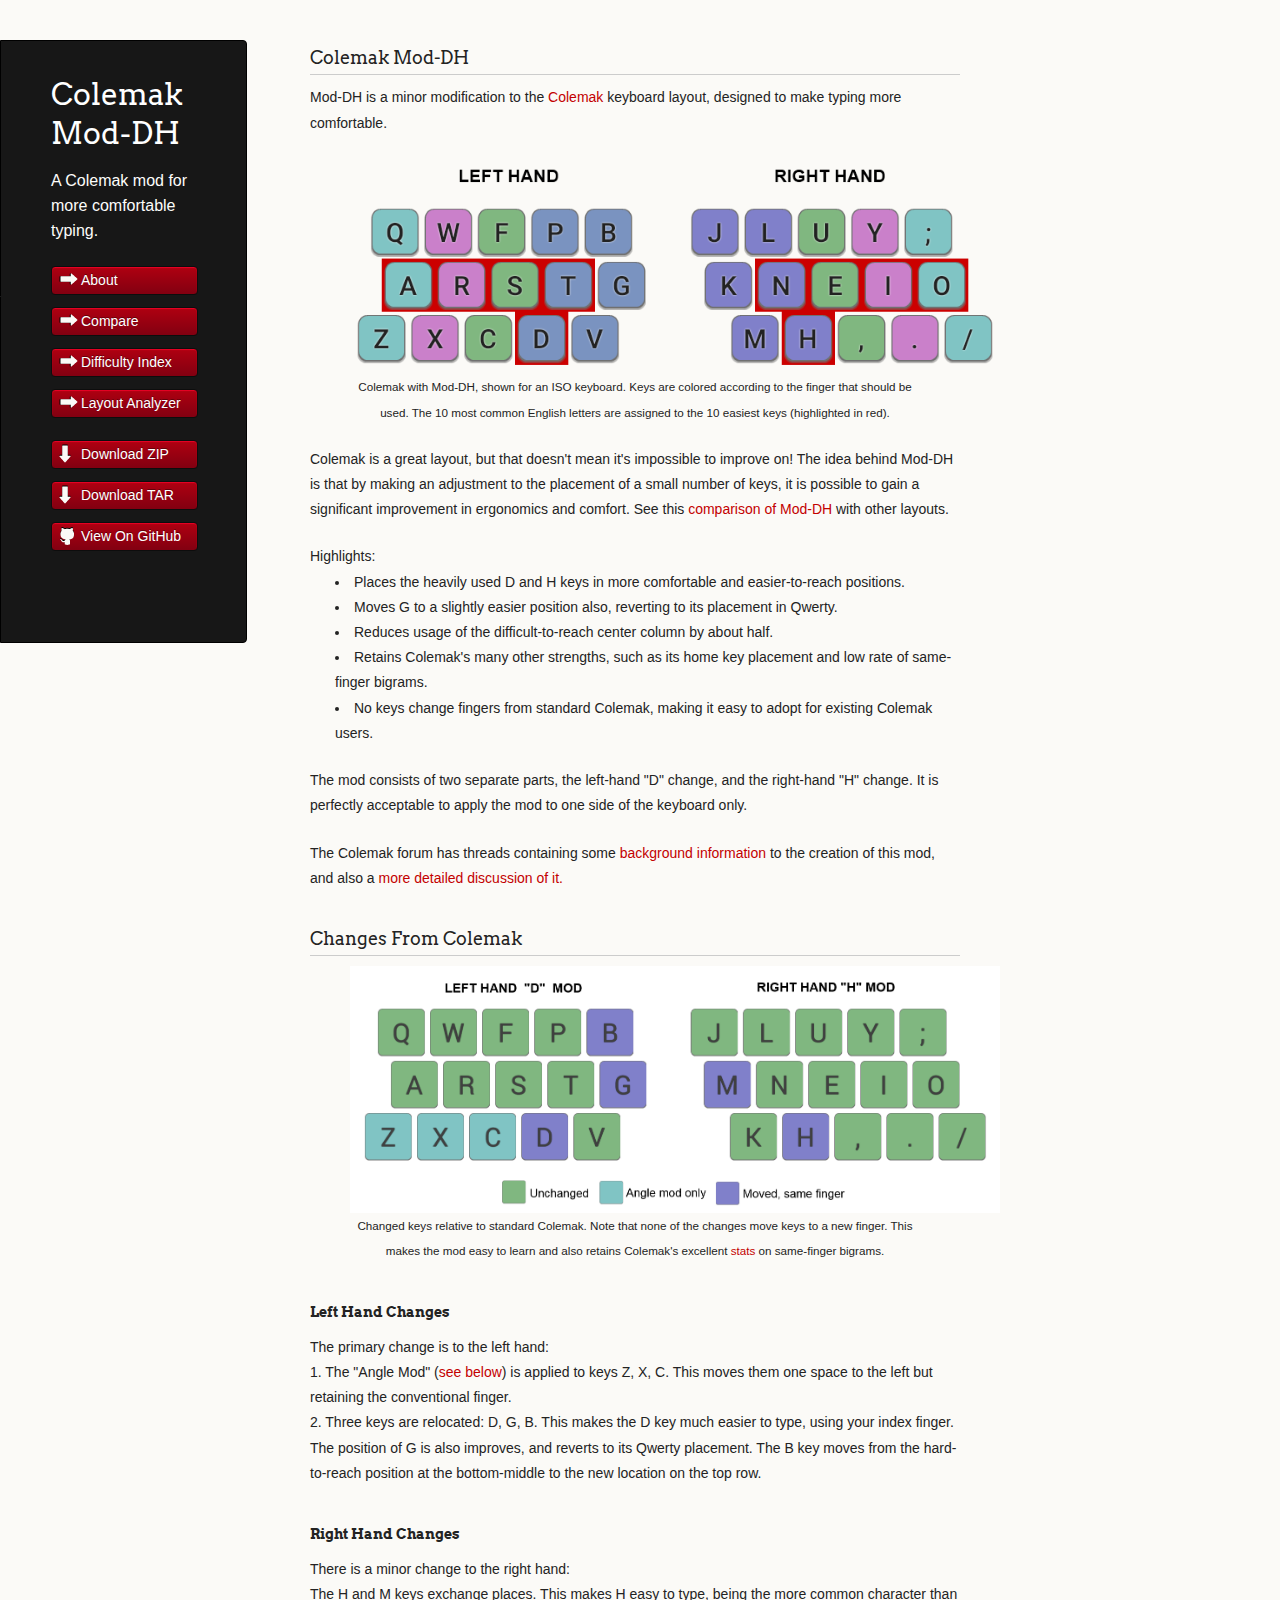
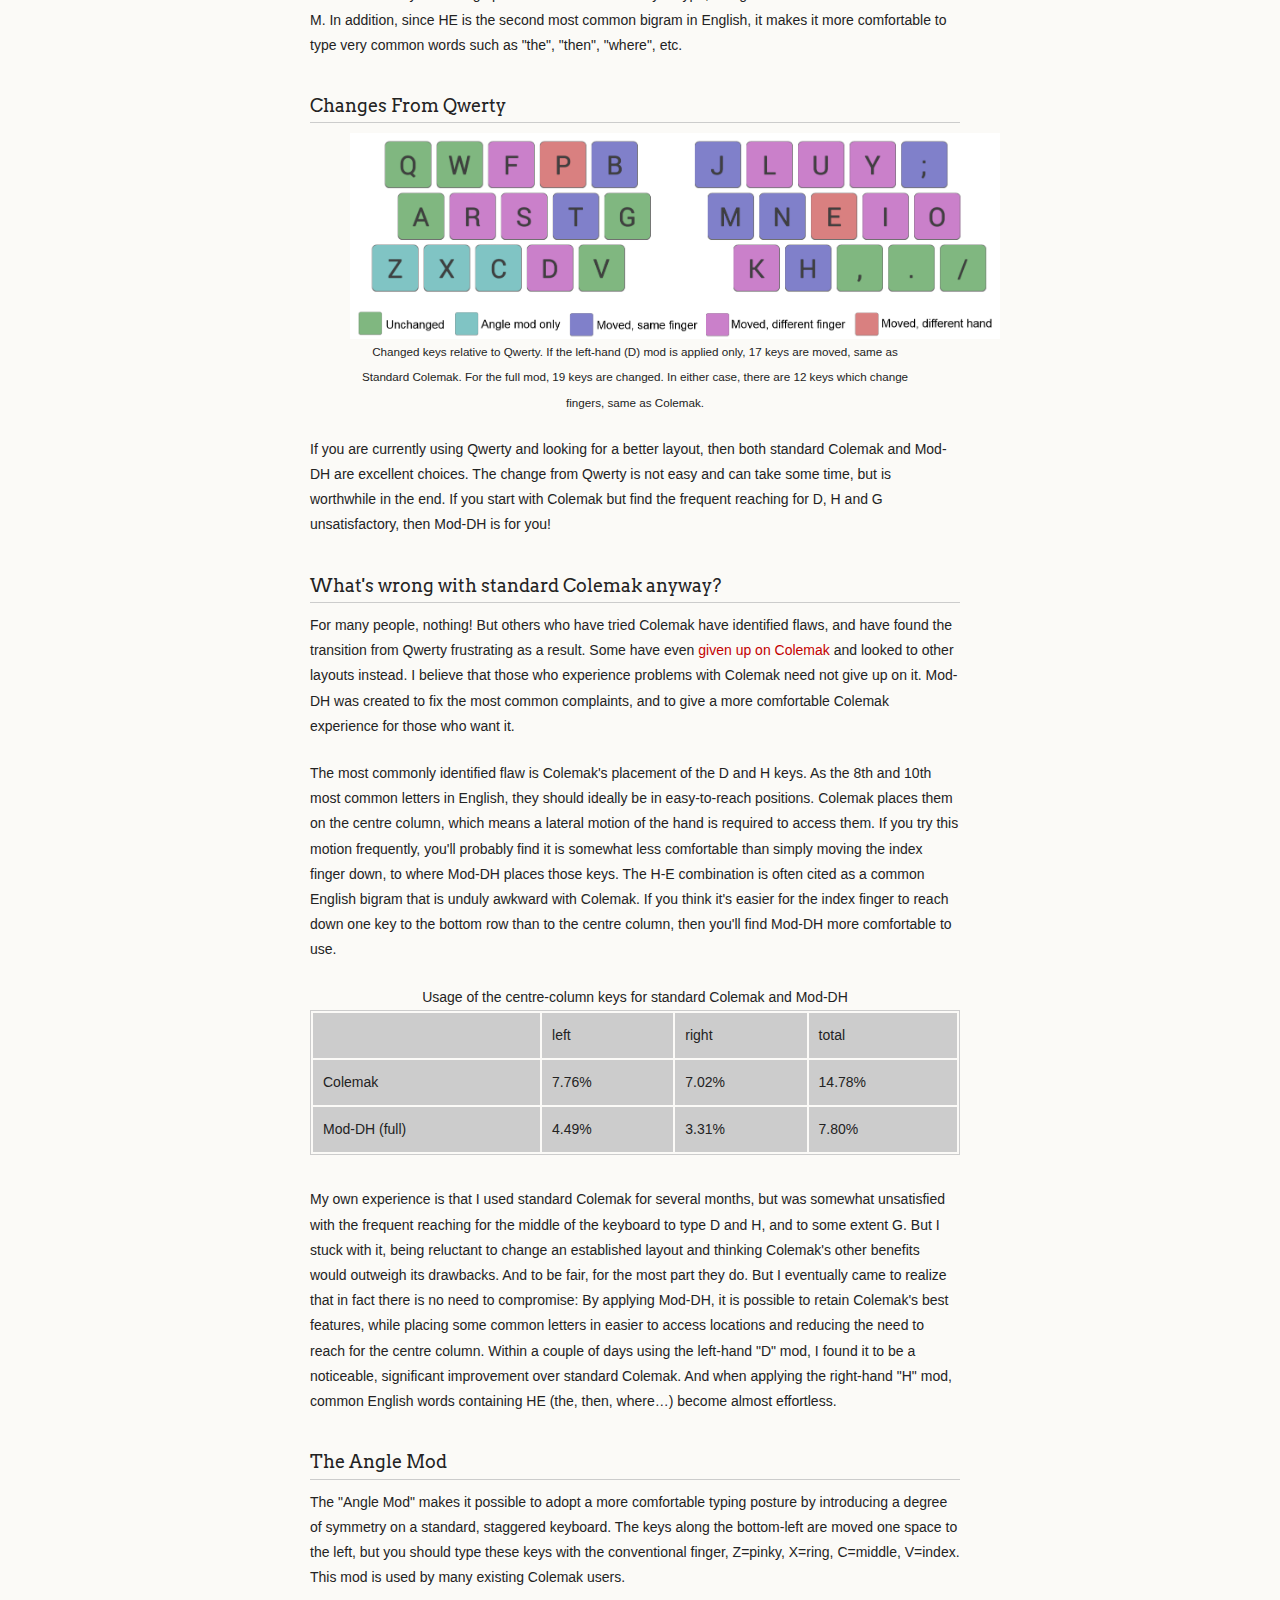
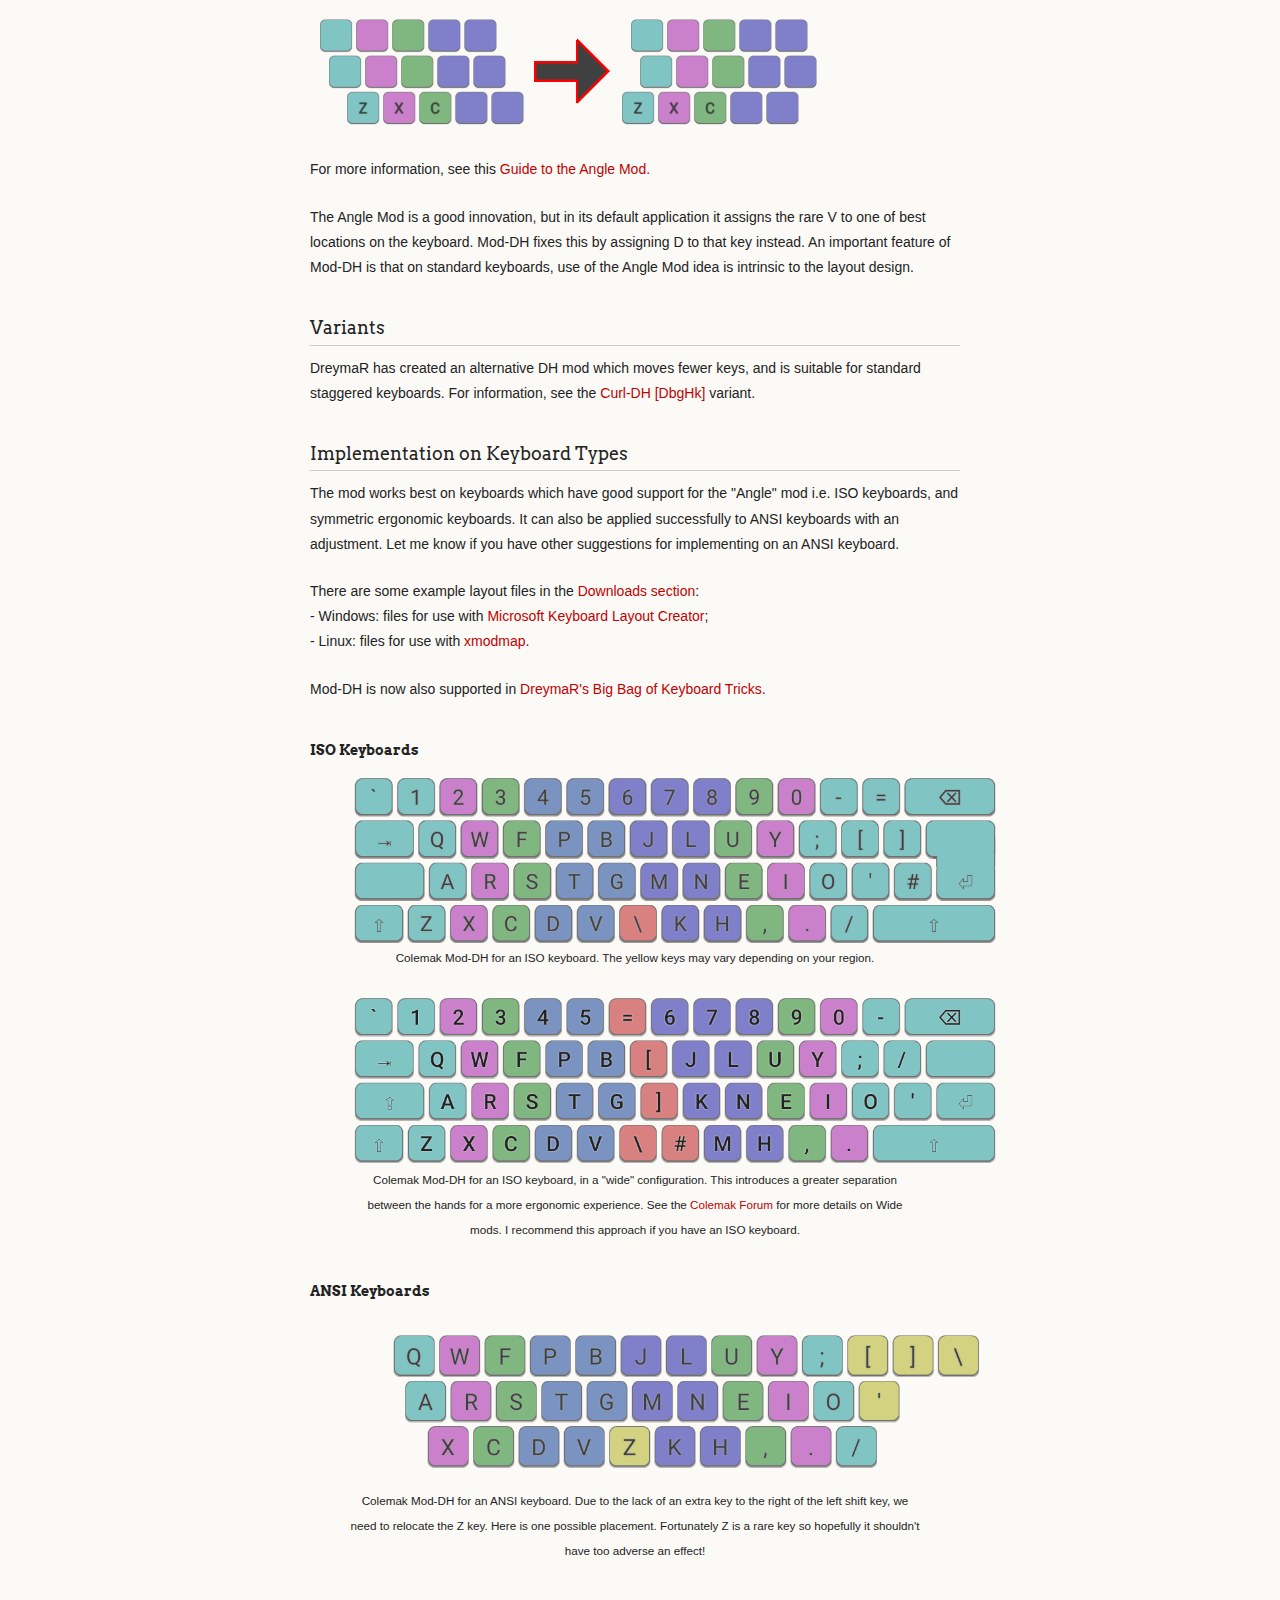
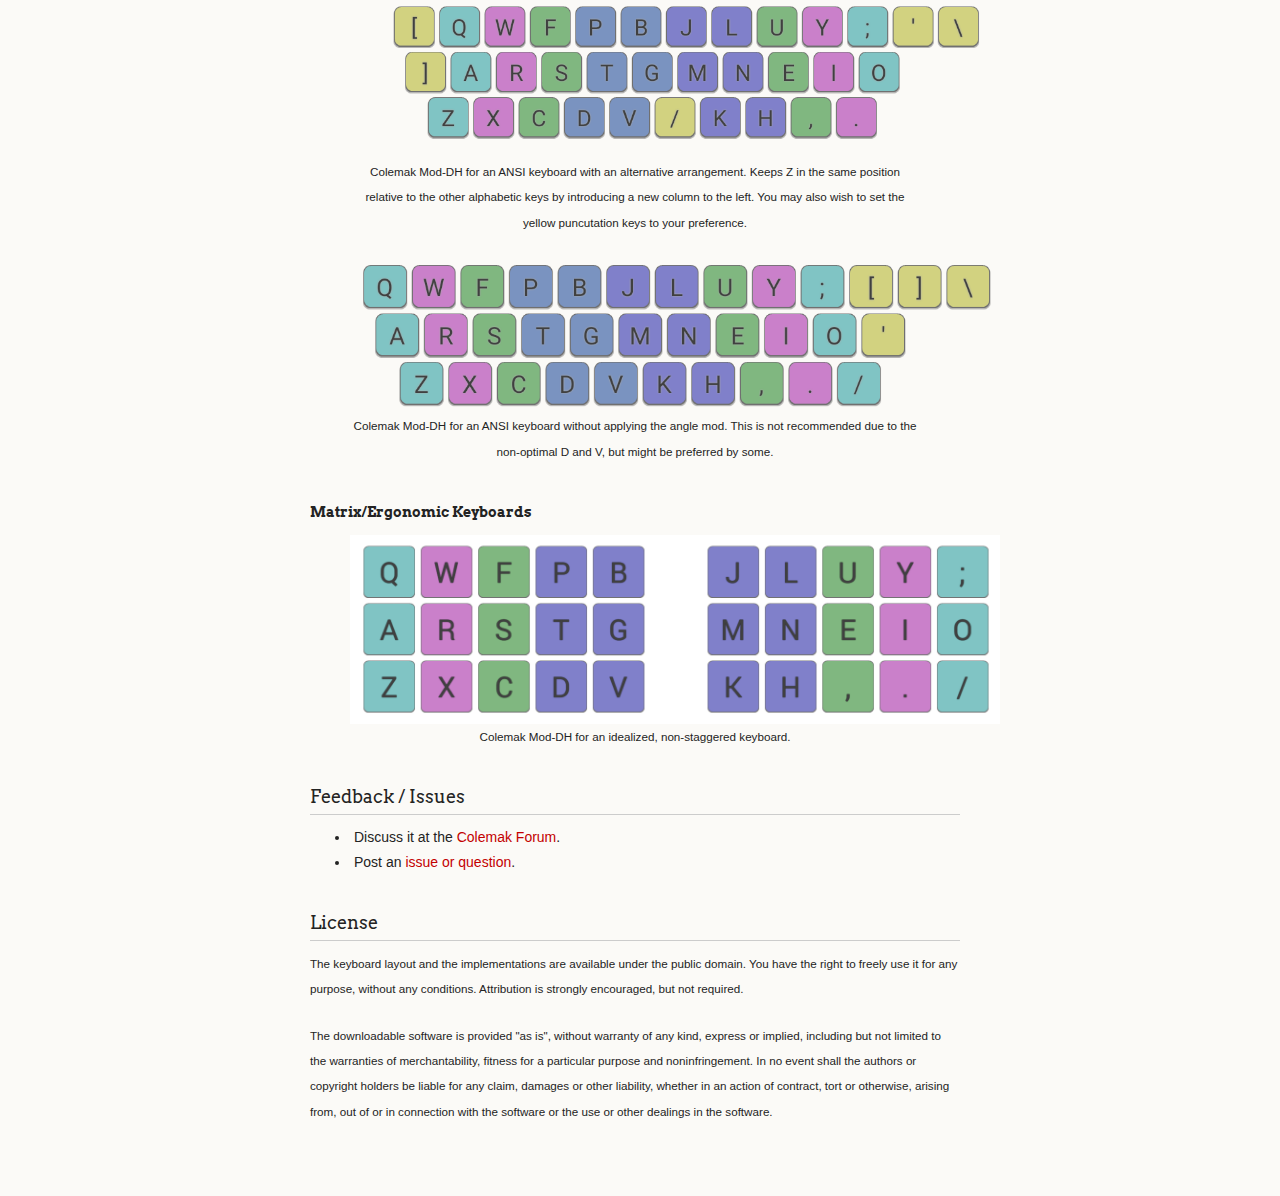
<file: index.html>
﻿<!doctype html>
<html>
  <head>
    <meta charset="utf-8">
    <meta http-equiv="X-UA-Compatible" content="chrome=1">
    <title>Colemak Mod-DH</title>

    <link rel="stylesheet" href="stylesheets/styles.css">
    <link rel="stylesheet" href="stylesheets/pygment_trac.css">
	<link rel="stylesheet" href="stylesheets/steve.css">
    <script src="javascripts/scale.fix.js"></script>
    <meta name="viewport" content="width=device-width, initial-scale=1, user-scalable=no">
    <!--[if lt IE 9]>
    <script src="//html5shiv.googlecode.com/svn/trunk/html5.js"></script>
    <![endif]-->
	<script>
	  (function(i,s,o,g,r,a,m){i['GoogleAnalyticsObject']=r;i[r]=i[r]||function(){
	  (i[r].q=i[r].q||[]).push(arguments)},i[r].l=1*new Date();a=s.createElement(o),
	  m=s.getElementsByTagName(o)[0];a.async=1;a.src=g;m.parentNode.insertBefore(a,m)
	  })(window,document,'script','//www.google-analytics.com/analytics.js','ga');

	  ga('create', 'UA-56831209-1', 'auto');
	  ga('send', 'pageview');
	</script>	
  </head>
  <body>
    <div class="wrapper">
      <header>
        <h1 class="header">Colemak Mod-DH</h1>
        <p class="header">A Colemak mod for more comfortable typing.</p>

		<ul>
          <li><a class="menu selected" href="./">About</a></li>
          <li><a class="menu" href="./compare.html">Compare</a></li>
		  <li><a class="menu" href="./learn.html">Difficulty Index</a></li>
		  <li><a class="menu" href="./analyze.html">Layout Analyzer</a></li>
        </ul>
		
        <ul>
          <li class="download"><a class="buttons" href="https://github.com/ColemakMods/mod-dh/zipball/master">Download ZIP</a></li>
          <li class="download"><a class="buttons" href="https://github.com/ColemakMods/mod-dh/tarball/master">Download TAR</a></li>
          <li><a class="buttons github" href="https://github.com/ColemakMods/mod-dh">View On GitHub</a></li>
        </ul>

		<p class="header">&nbsp;</p>
		<!--
        <p class="header">This project is maintained by <a class="header name" href="https://github.com/ColemakMods">ColemakMods</a></p>
		-->


      </header>
      <section>
	  
<h3><a name="welcome-to-mod-dh" class="anchor" href="#welcome-to-mod-dh">
<span class="octicon octicon-link"></span></a>Colemak Mod-DH</h3>

<p>Mod-DH is a minor modification to the <a href="http://colemak.com/">Colemak</a> keyboard layout, designed to make typing more comfortable.</p>

<p class="caption"><img src="gfx/mod_dh_main.png"/><br/>
Colemak with Mod-DH, shown for an ISO keyboard. Keys are colored according to the finger that should be used. The 10 most common English letters are assigned to the 10 easiest keys (highlighted in red).
</p>

<p>Colemak is a great layout, but that doesn't mean it's impossible to improve on! The idea behind Mod-DH is that by making an adjustment to the placement of a small number of keys, it is possible to gain a significant improvement in ergonomics and comfort. See this <a href="./compare.html">comparison of Mod-DH</a> with other layouts.</p>

<b>Highlights:</b>
<ul>
<li>Places the heavily used D and H keys in more comfortable and easier-to-reach positions.</li>
<li>Moves G to a slightly easier position also, reverting to its placement in Qwerty.</li>
<li>Reduces usage of the difficult-to-reach center column by about half.</li>
<li>Retains Colemak's many other strengths, such as its home key placement and low rate of same-finger bigrams.</li>
<li>No keys change fingers from standard Colemak, making it easy to adopt for existing Colemak users.</li>
</ul>

<p>The mod consists of two separate parts, the left-hand "D" change, and the right-hand "H" change. It is perfectly acceptable to apply the mod to one side of the keyboard only.
</p>

<p>The Colemak forum has threads containing some <a href="http://forum.colemak.com/viewtopic.php?id=1939">background information</a> to the creation of this mod, and also a <a href="http://forum.colemak.com/viewtopic.php?id=1942">more detailed discussion of it.</a></p>

<h3><a name="colemak-changes" class="anchor" href="#colemak-changes"><span class="octicon octicon-link"></span></a>Changes From Colemak</h3>

<p class="caption"><img src="gfx/mod_dh_change_colemak.png"/><br/>
Changed keys relative to standard Colemak. Note that none of the changes move keys to a new finger. This makes the mod easy to learn and also retains Colemak's excellent <a href="./compare.html#compare-results">stats</a> on same-finger bigrams.
</p>

<h4><a name="left-hand-changes" class="anchor" href="#left-hand-changes"><span class="octicon octicon-link"></span></a>Left Hand Changes</h4>

<p>The primary change is to the left hand:<br/>
1. The "Angle Mod" (<a href="#angle-mod">see below</a>) is applied to keys Z, X, C. This moves them one space to the left but retaining the conventional finger.<br/>
2. Three keys are relocated: D, G, B. This makes the D key much easier to type, using your index finger. The position of G is also improves, and reverts to its Qwerty placement. The B key moves from the hard-to-reach position at the bottom-middle to the new location on the top row.<br/>
</p>

<h4><a name="right-hand-changes" class="anchor" href="#right-hand-changes"><span class="octicon octicon-link"></span></a>Right Hand Changes</h4>

<p>There is a minor change to the right hand:<br/>
The H and M keys exchange places. This makes H easy to type, being the more common character than M. In addition, since HE is the second most common bigram in English, it makes it more comfortable to type very common words such as "the", "then", "where", etc.
</p>

<h3><a name="qwerty-changes" class="anchor" href="#qwerty-changes"><span class="octicon octicon-link"></span></a>Changes From Qwerty</h3>

<p class="caption"><img src="gfx/mod_dh_change_qwerty.png"/><br/>
Changed keys relative to Qwerty. If the left-hand (D) mod is applied only, 17 keys are moved, same as Standard Colemak. For the full mod, 19 keys are changed. In either case, there are 12 keys which change fingers, same as Colemak.
</p>

<p>If you are currently using Qwerty and looking for a better layout, then both standard Colemak and Mod-DH are excellent choices. The change from Qwerty is not easy and can take some time, but is worthwhile in the end. If you start with Colemak but find the frequent reaching for D, H and G unsatisfactory, then Mod-DH is for you!
</p>

<h3><a name="colemak-problems" class="anchor" href="#colemak-problems"><span class="octicon octicon-link"></span></a>What's wrong with standard Colemak anyway?</h3>

<p>For many people, nothing! But others who have tried Colemak have identified flaws, and have found the transition from Qwerty frustrating as a result. Some have even <a href="https://viralintrospection.wordpress.com/2010/09/06/a-different-philosophy-in-designing-keyboard-layouts/#problem">given up on Colemak</a> and looked to other layouts instead. I believe that those who experience problems with Colemak need not give up on it. Mod-DH was created to fix the most common complaints, and to give a more comfortable Colemak experience for those who want it.
</p>

<p>The most commonly identified flaw is Colemak's placement of the D and H keys. As the 8th and 10th most common letters in English, they should ideally be in easy-to-reach positions. Colemak places them on the centre column, which means a lateral motion of the hand is required to access them. If you try this motion frequently, you'll probably find it is somewhat less comfortable than simply moving the index finger down, to where Mod-DH places those keys. The H-E combination is often cited as a common English bigram that is unduly awkward with Colemak. If you think it's easier for the index finger to reach down one key to the bottom row than to the centre column, then you'll find Mod-DH more comfortable to use.
</p>

<table>
<tr> <td>             </td> <td> left</td> <td>right</td> <td> total</td> </tr>
<tr> <td>Colemak      </td> <td>7.76%</td> <td>7.02%</td> <td>14.78%</td> </tr>
<tr> <td>Mod-DH (full)</td> <td>4.49%</td> <td>3.31%</td> <td> 7.80%</td> </tr>
<caption>Usage of the centre-column keys for standard Colemak and Mod-DH</caption>
</table>

<p>My own experience is that I used standard Colemak for several months, but was somewhat unsatisfied with the frequent reaching for the middle of the keyboard to type D and H, and to some extent G. But I stuck with it, being reluctant to change an established layout and thinking Colemak's other benefits would outweigh its drawbacks. And to be fair, for the most part they do. But I eventually came to realize that in fact there is no need to compromise: By applying Mod-DH, it is possible to retain Colemak's best features, while placing some common letters in easier to access locations and reducing the need to reach for the centre column. Within a couple of days using the left-hand "D" mod, I found it to be a noticeable, significant improvement over standard Colemak. And when applying the right-hand "H" mod, common English words containing HE (the, then, where…) become almost effortless.</p>

<h3><a name="angle-mod" class="anchor" href="#angle-mod"><span class="octicon octicon-link"></span></a>The Angle Mod</h3>

The "Angle Mod" makes it possible to adopt a more comfortable typing posture by introducing a degree of symmetry on a standard, staggered keyboard. The keys along the bottom-left are moved one space to the left, but you should type these keys with the conventional finger, Z=pinky, X=ring, C=middle, V=index. This mod is used by many existing Colemak users.</p>

<p><img src="gfx/angle_mod.png"/></p>

<p>For more information, see this <a href="http://colemakmods.github.io/ergonomic-mods/angle.html">Guide to the Angle Mod.</a></p> 

<p>The Angle Mod is a good innovation, but in its default application it assigns the rare V to one of best locations on the keyboard. Mod-DH fixes this by assigning D to that key instead. An important feature of Mod-DH is that on standard keyboards, use of the Angle Mod idea is intrinsic to the layout design.</p>

<h3><a name="variants" class="anchor" href="#variants"><span class="octicon octicon-link"></span></a>Variants</h3>

DreymaR has created an alternative DH mod which moves fewer keys, and is suitable for standard staggered keyboards. For information, see the <a href="http://forum.colemak.com/viewtopic.php?pid=16151#p16151"><i>Curl-DH [DbgHk]</i></a> variant.

<h3><a name="keyboard-types" class="anchor" href="#keyboard-types"><span class="octicon octicon-link"></span></a>Implementation on Keyboard Types</h3>

<p>The mod works best on keyboards which have good support for the "Angle" mod i.e. ISO&nbsp;keyboards, and symmetric ergonomic keyboards. It can also be applied successfully to ANSI&nbsp;keyboards with an adjustment. Let me know if you have other suggestions for implementing on an ANSI keyboard.</p>

<p>There are some example layout files in the <a href="https://github.com/ColemakMods/mod-dh"><b>Downloads section</b></a>:<br/>
- Windows:  files for use with <a href="http://msdn.microsoft.com/en-GB/goglobal/bb964665.aspx">Microsoft Keyboard Layout Creator</a>;<br/>
- Linux: files for use with <a href="http://www.x.org/archive/X11R6.8.2/doc/xmodmap.1.html">xmodmap</a>.<br/>
</p>

<p>Mod-DH is now also supported in <a href="http://forum.colemak.com/viewtopic.php?id=1438">DreymaR's Big Bag of Keyboard Tricks</a>.

<h4><a name="iso-keyboards" class="anchor" href="#iso-keyboards"><span class="octicon octicon-link"></span></a>ISO Keyboards</h4>

<p class="caption"><img src="gfx/mod_dh_keyb_iso.png"/><br/>
Colemak Mod-DH for an ISO keyboard. The yellow keys may vary depending on your region.
</p>

<p class="caption"><img src="gfx/mod_dh_keyb_iso_wide.png"/><br/>
Colemak Mod-DH for an ISO keyboard, in a "wide" configuration. This introduces a greater separation between the hands for a more ergonomic experience. See the <a href="http://forum.colemak.com/viewtopic.php?id=839">Colemak Forum</a> for more details on Wide mods. I&nbsp;recommend this approach if you have an ISO keyboard.
</p>

<h4><a name="ansi-keyboards" class="anchor" href="#ansi-keyboards"><span class="octicon octicon-link"></span></a>ANSI Keyboards</h4>

<p class="caption"><img src="gfx/mod_dh_keyb_ansi.png"/><br/>
Colemak Mod-DH for an ANSI keyboard. Due to the lack of an extra key to the right of the left shift key, we need to relocate the Z key. Here is one possible placement. Fortunately Z is a rare key so hopefully it shouldn't have too adverse an effect!
</p>

<p class="caption"><img src="gfx/mod_dh_keyb_ansi_alt.png"/><br/>
Colemak Mod-DH for an ANSI keyboard with an alternative arrangement. Keeps Z in the same position relative to the other alphabetic keys by introducing a new column to the left. You may also wish to set the yellow puncutation keys to your preference.
</p>

<p class="caption"><img src="gfx/mod_dh_keyb_ansi_noangle.png"/><br/>
Colemak Mod-DH for an ANSI keyboard without applying the angle mod. This is not recommended due to the non-optimal D and V, but might be preferred by some.
</p>

<h4><a name="matrix-keyboards" class="anchor" href="#matrix-keyboards"><span class="octicon octicon-link"></span></a>Matrix/Ergonomic Keyboards</h4>

<p class="caption"><img src="gfx/mod_dh_keyb_matrix.png"/><br/>
Colemak Mod-DH for an idealized, non-staggered keyboard.
</p>

<h3><a name="feedback-issues" class="anchor" href="#feedback-issues"><span class="octicon octicon-link"></span></a>Feedback / Issues</h3>

<ul>
<li>Discuss it at the <a href="http://forum.colemak.com/viewtopic.php?id=1942">Colemak Forum</a>.</li>
<li>Post an <a href="https://github.com/ColemakMods/mod-dh/issues">issue or question</a>.</li>
</ul>

<h3><a name="license" class="anchor" href="#license"><span class="octicon octicon-link"></span></a>License</h3>
<p style="font-size:smaller">The keyboard layout and the implementations are available under the public domain. You have the right to freely use it for any purpose, without any conditions. Attribution is strongly encouraged, but not required.</p>

<p style="font-size:smaller">The downloadable software is provided "as is", without warranty of any kind, express or implied, including but not limited to the warranties of merchantability, fitness for a particular purpose and noninfringement. In no event shall the authors or copyright holders be liable for any claim, damages or other liability, whether in an action of contract, tort or otherwise, arising from, out of or in connection with the software or the use or other dealings in the software.</p>

      </section>
	  <!--
      <footer>
        <p><small>Hosted on <a href="http://pages.github.com">GitHub Pages</a> using the Dinky theme</small></p>
      </footer>
	  -->
    </div>
    <!--[if !IE]><script>fixScale(document);</script><![endif]-->
		
  </body>
</html>
</file>
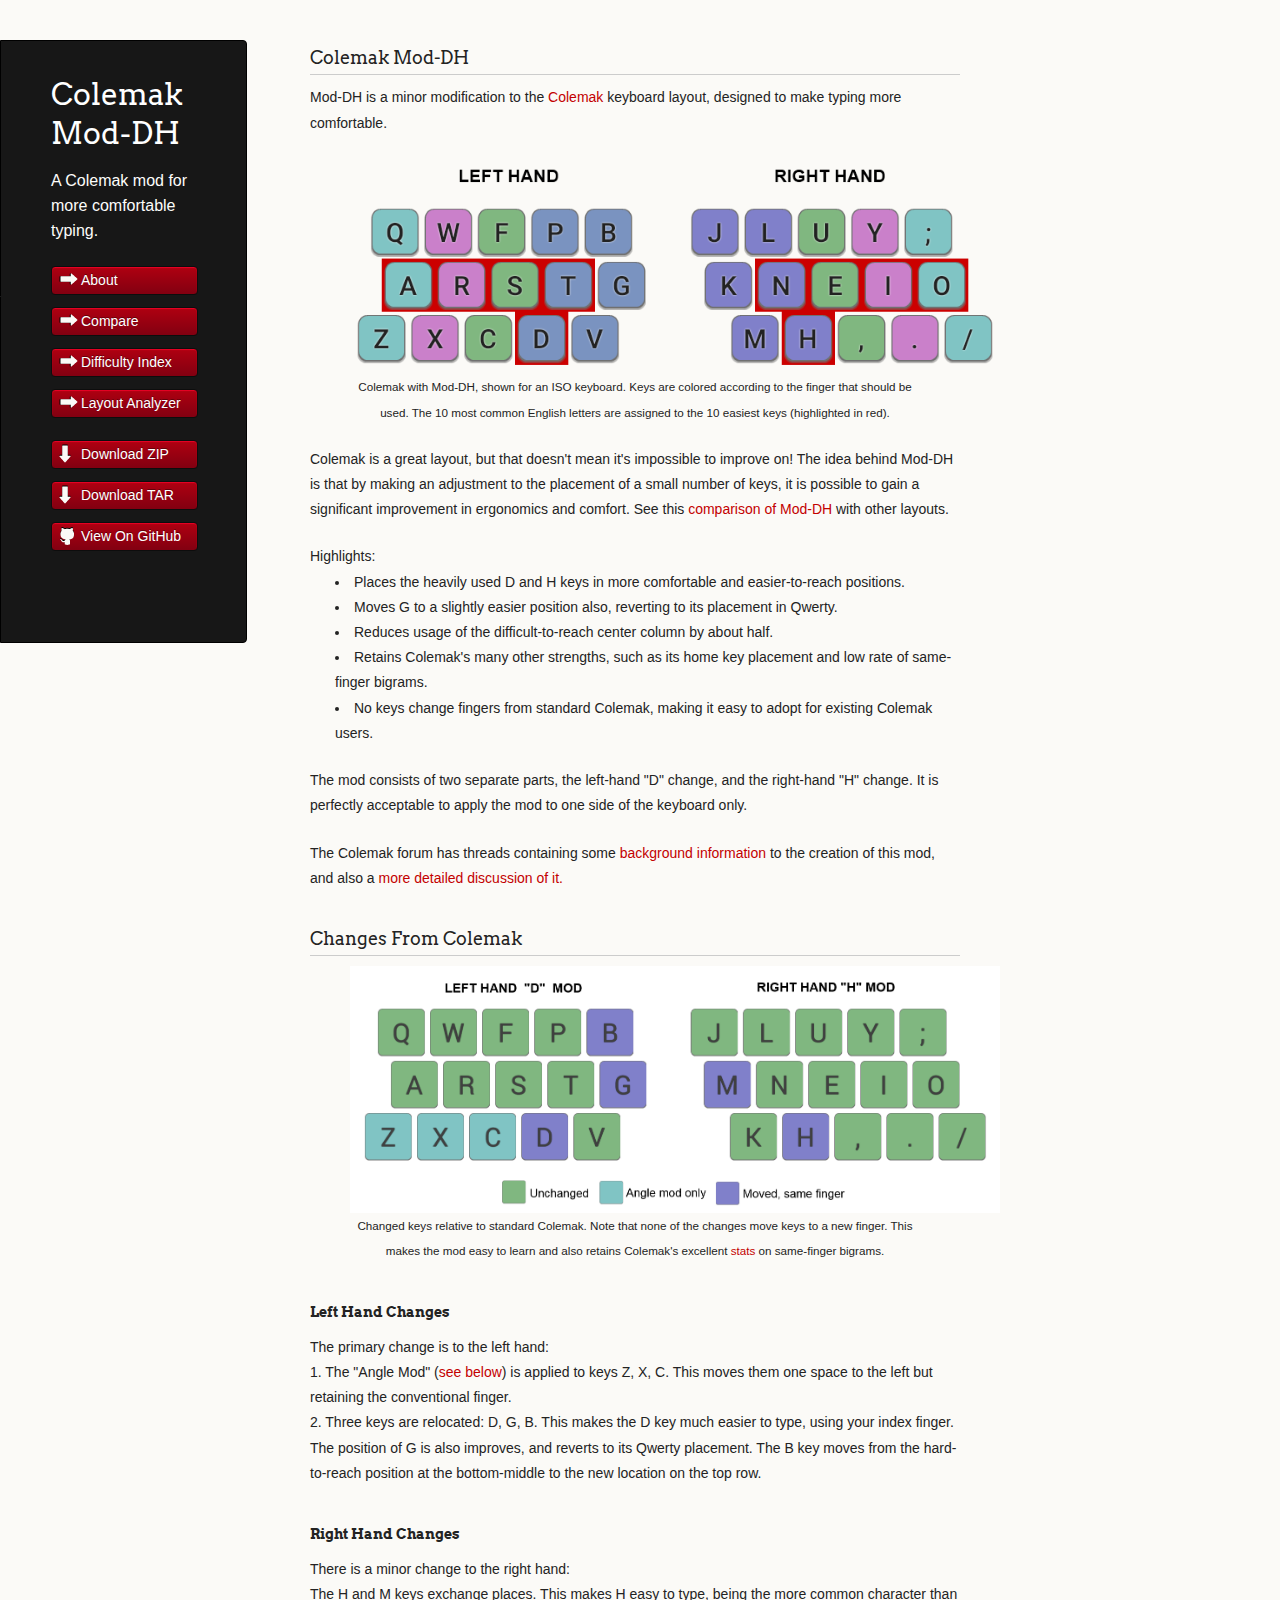
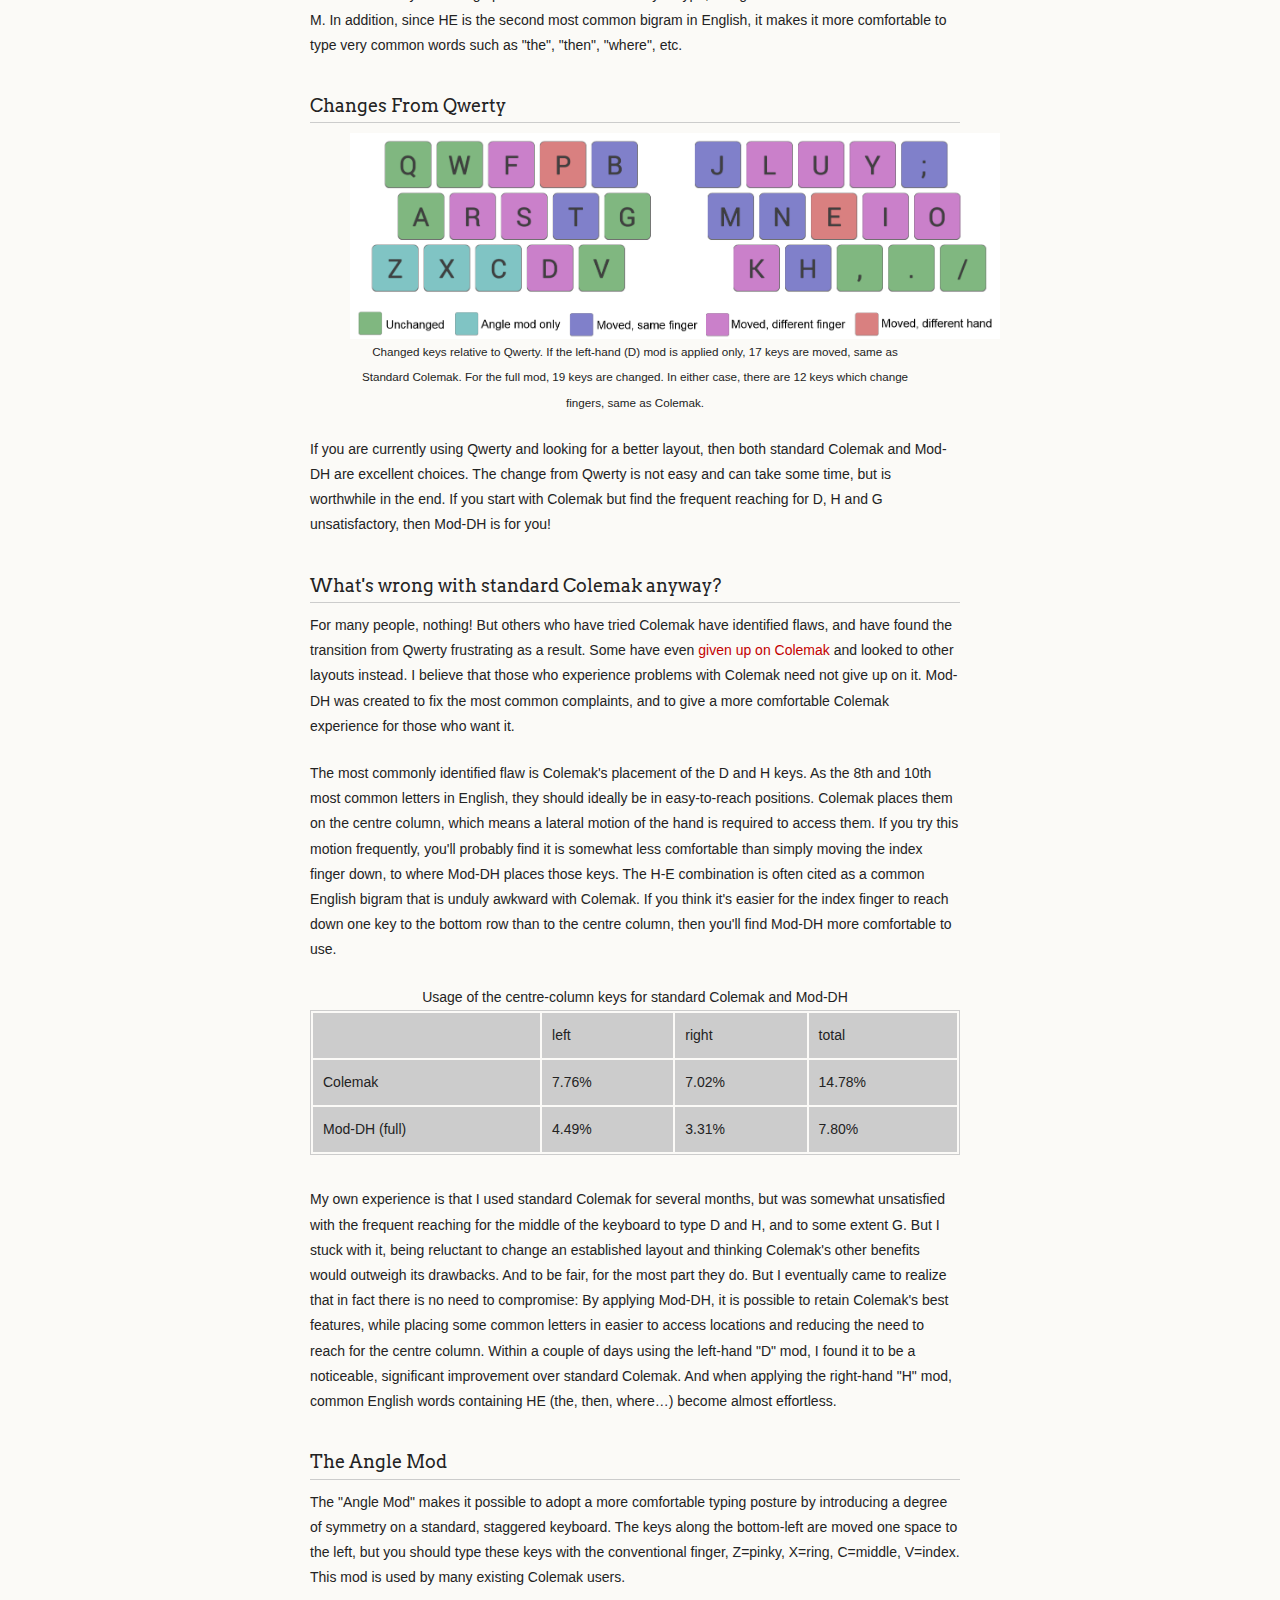
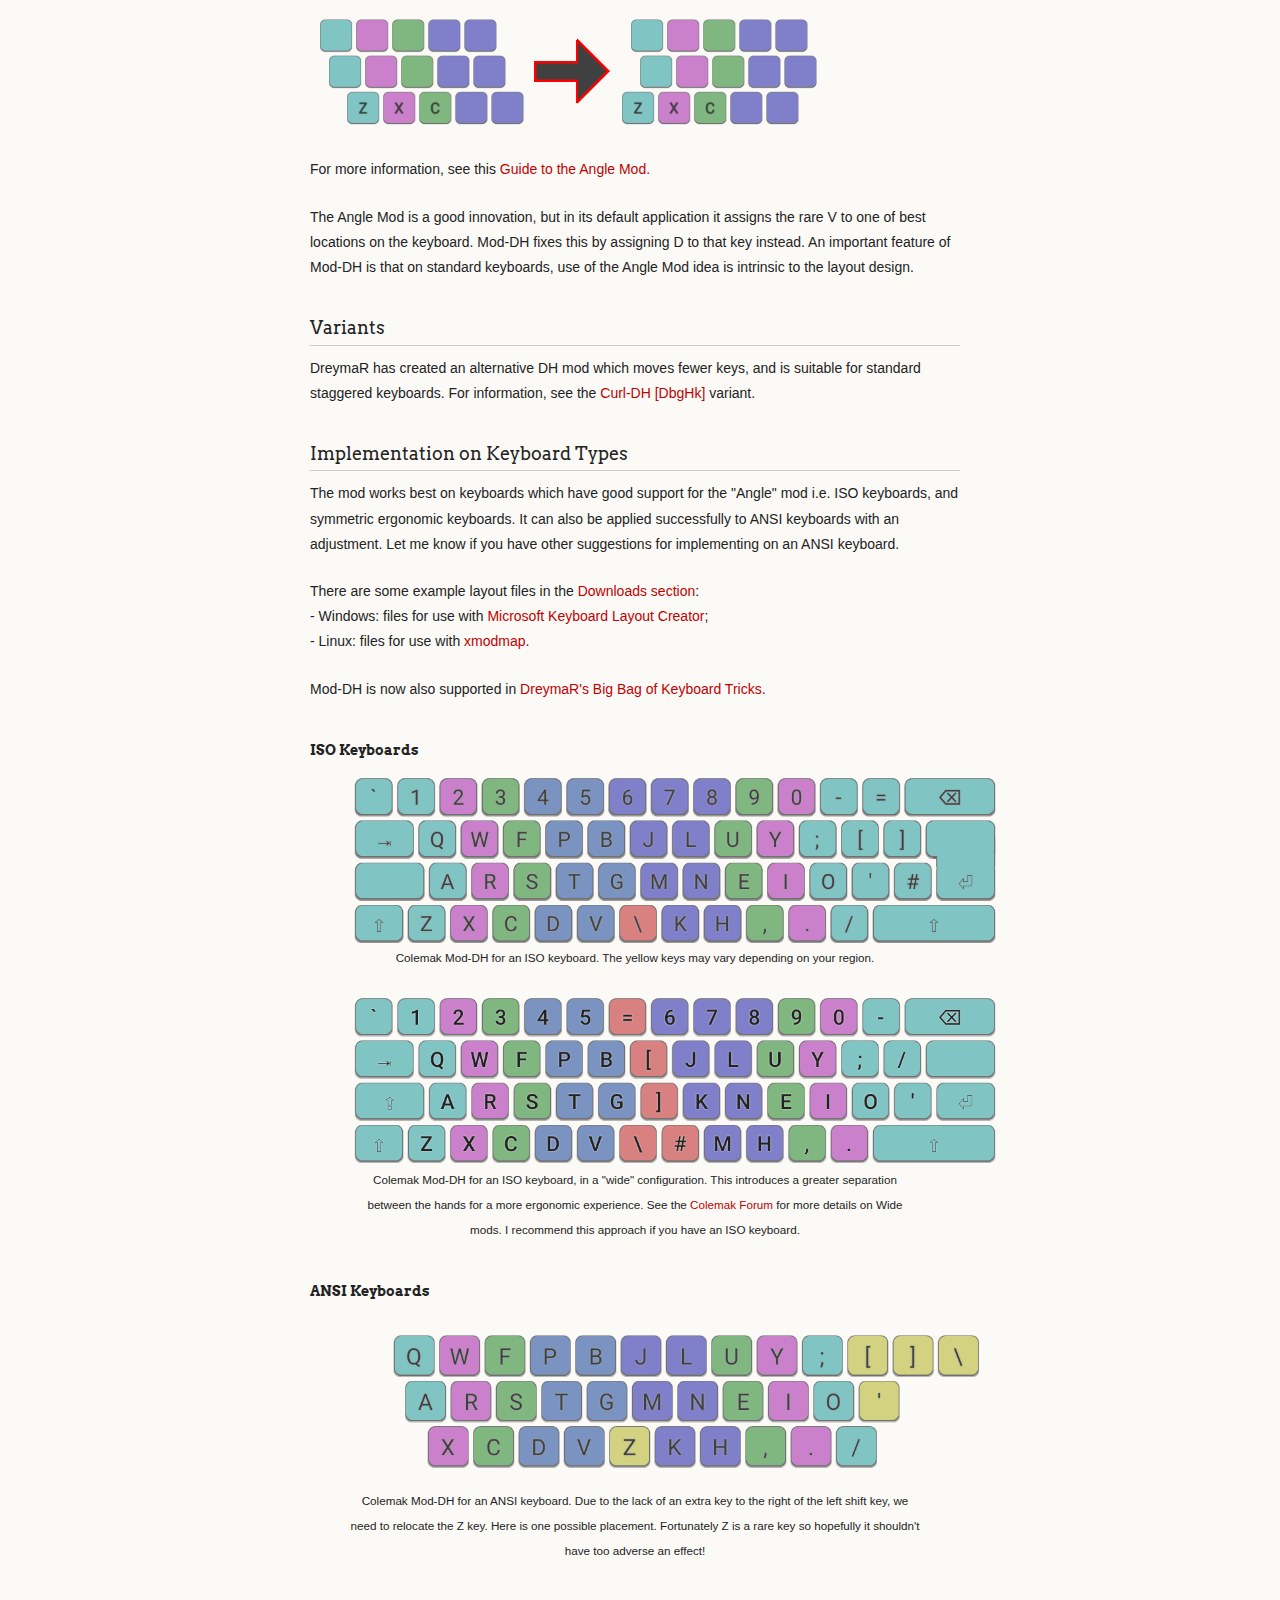
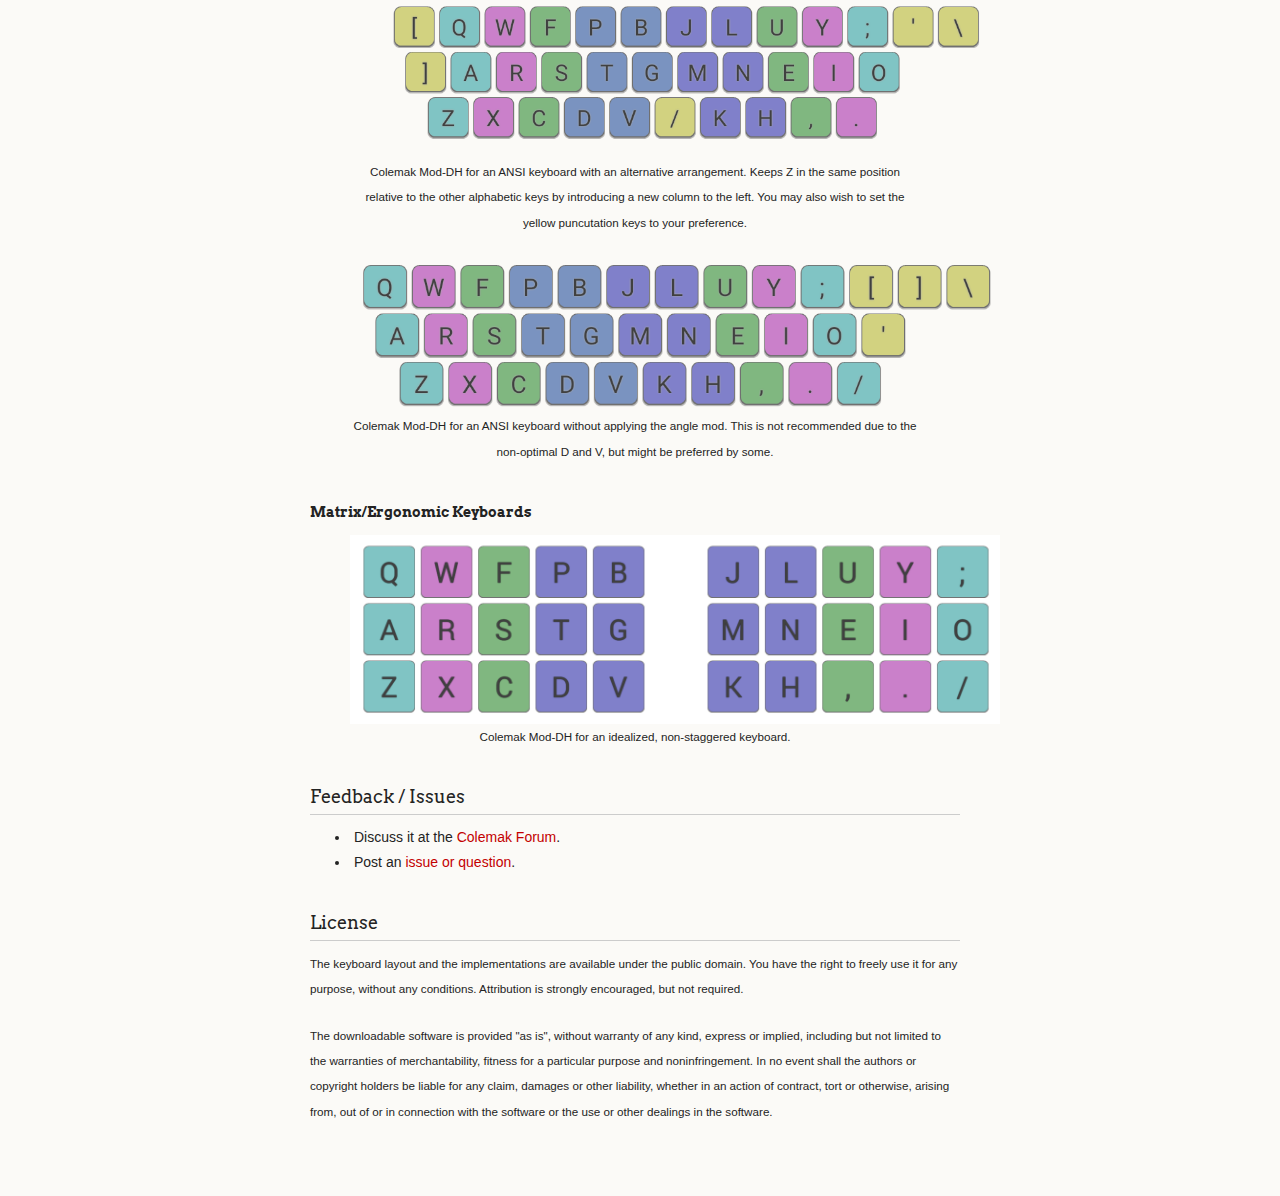
<file: webapp/index.html>
<!DOCTYPE html>
<html>
<head>
    <title>Keyboard Analyzer Tool</title>
    <meta http-equiv="Content-Type" content="text/html;charset=utf-8">
    <script type="text/javascript">
         if (top === self) {
              location.href = "../";
         }
    </script>
    <script type="text/javascript">
    //resize iframe to correct content size
    function callResizeIframe() {
        setTimeout(function() { 
            window.parent.resizeIframe(); 
        }, 500);
    }
    </script>
    <script type="text/javascript" charset="utf-8" src="teavm/classes.js"></script>
    <style type="text/css">
    .preformatted {
        font-family: monospace;
        white-space: pre;
        background-color:#FFFFFF;
    }
    #output-panel,#keyboard-panel {
        background-color: #F0F0F0;
    }
    #output-panel th {
        text-align:right;
    }
    #output-panel td {
        padding: 0px 0px 0px 2ex;
    }
    #output-panel .row_total {
        font-weight: bold;
    }
    .center {
        text-align: center;
    }
    .key {
        display:inline-block;
        text-align: center;
        vertical-align: bottom;
        padding: 2px 0px;
        width: 30px;
        height: 20px;
        border: 1px solid #555555;
        border-radius: 4px;
        margin: 1px;
    }
    .keygap {
        display:inline-block;
        margin: 1px;
    }
    font-size:small;
    </style>
</head>
<body onload="main()">
<table style="max-width:620px; border:2px solid #808080; background-color:#CCCCCC">
    <tr>
        <td colspan="2" class="center">
            <span style="font-size:large;margin:1ex">Keyboard Analysis Tool</span>
            <span id="version-text" style="font-size:small"></span>
        </td>
    </tr>
    <tr>
        <td width="50%">Layout:<select id="layout-select"><option id="layoutOptionDummy">Dummy</option></select></td>
        <td width="50%">Configuration:<select id="config-select"><option id="configOptionDummy">Dummy</option></select></td>
    </tr>
    <tr style="min-height:100px">
        <td width="50%"><TextArea id="layout-input" class="preformatted" rows="6" cols="30"></TextArea></td>
        <td width="50%"><TextArea id="config-input" class="preformatted" rows="6" cols="40"></TextArea></td>
    </tr>
    <tr>
        <td colspan="2" class="center"><button id="analyze-button" onclick="callResizeIframe()">Analyze!</button></td>
    </tr>
    <tr>
        <td colspan="2">
            <div id="keyboard-panel">
                <div id="keyboard-panel-fingers" class="preformatted" style="display:block;font-size:125%;padding:0.5ex"></div>
                <div id="keyboard-panel-heatmap" class="preformatted" style="display:none"></div>
                <div id="keyboard-panel-options" style="padding:0.5ex;font-size: 80%;">
                    &nbsp;&nbsp;<input id="keyboard-option-fingers" type="radio" name="keyboard-panel-option" value="fingers" checked="checked"/>
                    <label for="keyboard-option-fingers">Fingers</label>
                    &nbsp;&nbsp;<input id="keyboard-option-heatmap" type="radio" name="keyboard-panel-option" value="heatmap"/>
                    <label for="keyboard-option-heatmap">Heatmap</label>
                </div>
            </div>
        </td>
    </tr>
    <tr>
        <td colspan="2"><div id="output-panel" class="preformatted" style="margin:0.5ex;padding:0.5ex;min-height:500px"></div></td>
    </tr>
</table>

</body>
</html>
</file>
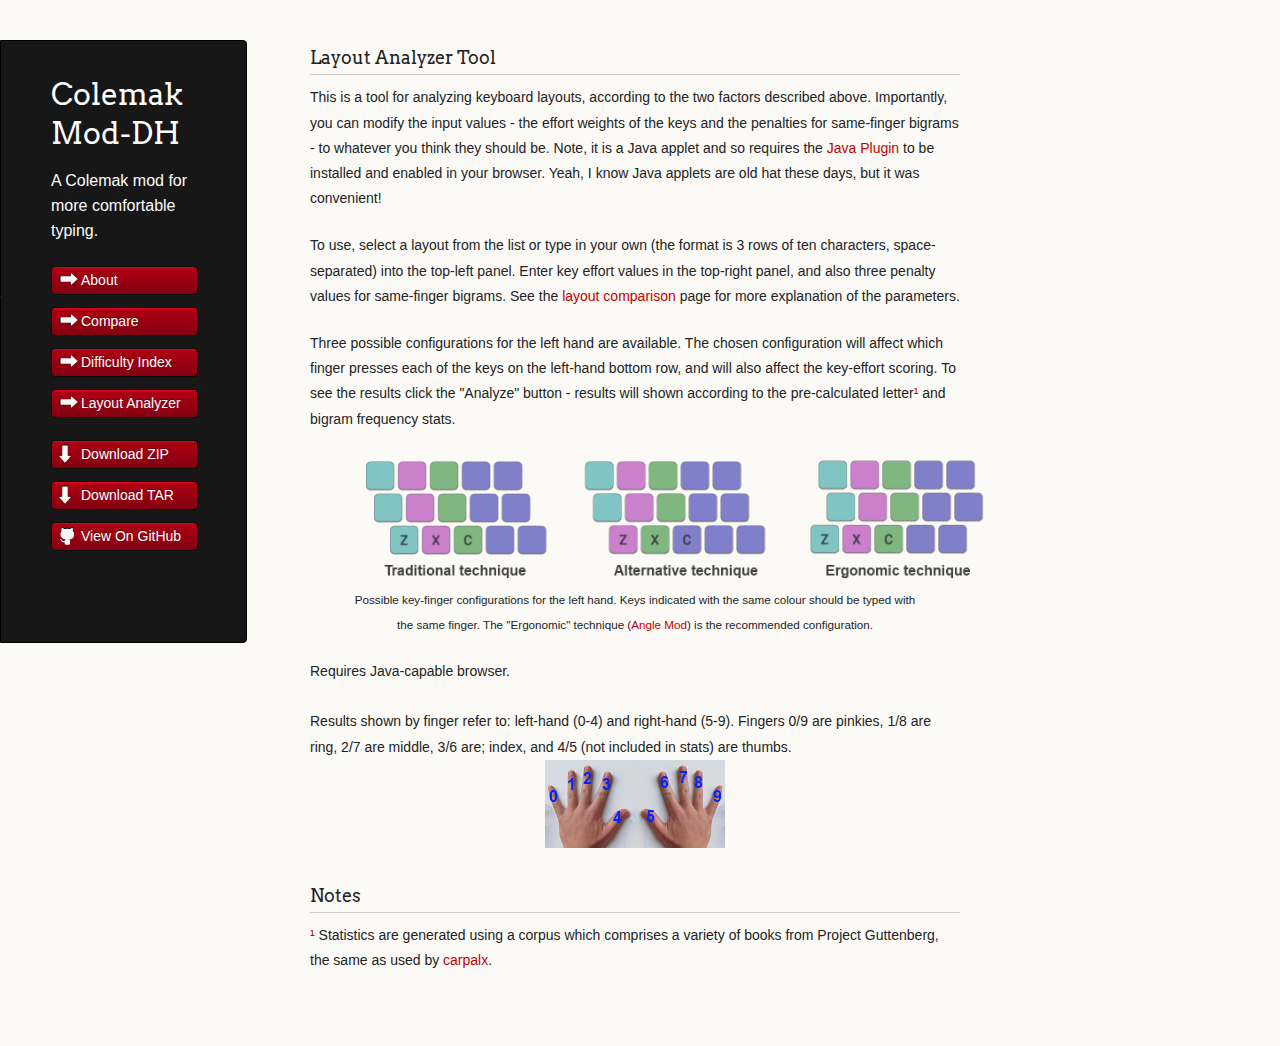
<file: analyze.html>
﻿<!doctype html>
<html>
  <head>
    <meta charset="utf-8">
    <meta http-equiv="X-UA-Compatible" content="chrome=1">
    <title>Colemak Mod-DH - analyze layouts</title>

    <link rel="stylesheet" href="stylesheets/styles.css">
    <link rel="stylesheet" href="stylesheets/pygment_trac.css">
	<link rel="stylesheet" href="stylesheets/steve.css">
    <script src="javascripts/scale.fix.js"></script>
    <meta name="viewport" content="width=device-width, initial-scale=1, user-scalable=no">
    <!--[if lt IE 9]>
    <script src="//html5shiv.googlecode.com/svn/trunk/html5.js"></script>
    <![endif]-->
	<script>
	  (function(i,s,o,g,r,a,m){i['GoogleAnalyticsObject']=r;i[r]=i[r]||function(){
	  (i[r].q=i[r].q||[]).push(arguments)},i[r].l=1*new Date();a=s.createElement(o),
	  m=s.getElementsByTagName(o)[0];a.async=1;a.src=g;m.parentNode.insertBefore(a,m)
	  })(window,document,'script','//www.google-analytics.com/analytics.js','ga');

	  ga('create', 'UA-56831209-1', 'auto');
	  ga('send', 'pageview');
	</script>
  </head>
  <body>
    <div class="wrapper">
      <header>
        <h1 class="header">Colemak Mod-DH</h1>
        <p class="header">A Colemak mod for more comfortable typing.</p>

		<ul>
          <li><a class="menu" href="./">About</a></li>
          <li><a class="menu" href="./compare.html">Compare</a></li>
		  <li><a class="menu" href="./learn.html">Difficulty Index</a></li>
		  <li><a class="menu selected" href="./analyze.html">Layout Analyzer</a></li>
        </ul>

        <ul>
          <li class="download"><a class="buttons" href="https://github.com/ColemakMods/mod-dh/zipball/master">Download ZIP</a></li>
          <li class="download"><a class="buttons" href="https://github.com/ColemakMods/mod-dh/tarball/master">Download TAR</a></li>
          <li><a class="buttons github" href="https://github.com/ColemakMods/mod-dh">View On GitHub</a></li>
        </ul>

		<p class="header">&nbsp;</p>
		<!--
        <p class="header">This project is maintained by <a class="header name" href="https://github.com/ColemakMods">ColemakMods</a></p>
		-->


      </header>
      <section>
	  
<h3><a name="layout-analyzer" class="anchor" href="#layout-analyzer">
<span class="octicon octicon-link"></span></a>Layout Analyzer Tool</h3>

<p>This is a tool for analyzing keyboard layouts, according to the two factors described above. Importantly, you can modify the input values - the effort weights of the keys and the penalties for same-finger bigrams - to whatever you think they should be. Note, it is a Java applet and so requires the <a href="https://java.com/en/download/index.jsp">Java Plugin</a> to be installed and enabled in your browser. Yeah, I know Java applets are old hat these days, but it was convenient!</p>

<p>To use, select a layout from the list or type in your own (the format is 3 rows of ten characters, space-separated) into the top-left panel. Enter key effort values in the top-right panel, and also three penalty values for same-finger bigrams. See the <a href="./compare.html">layout comparison</a> page for more explanation of the parameters.</p>

<p>Three possible configurations for the left hand are available. The chosen configuration will affect which finger presses each of the keys on the left-hand bottom row, and will also affect the key-effort scoring. To see the results click the "Analyze" button - results will shown according to the pre-calculated letter<a href="#notes">¹</a> and bigram frequency stats.</p></p>

<p class="caption"><img src="gfx/left_hand_technique.png"/><br/>
Possible key-finger configurations for the left hand. Keys indicated with the same colour should be typed with the same finger. The "Ergonomic" technique (<a href="./#angle-mod">Angle Mod</a>) is the recommended configuration.
</p>

<div>
<applet class="center" codebase="http://spwebgames.com/" 
      code="com.spwebgames.keyboard.applet.KeyboardApplet"
	  archive="keyboard/keyboard.jar" width="560" height="600"> 
	<span>Requires Java-capable browser.</span>
</applet>
</div>
<br/>

<p>Results shown by finger refer to: left-hand (0-4) and right-hand (5-9). Fingers 0/9 are pinkies, 1/8 are ring, 2/7 are middle, 3/6 are; index, and 4/5 (not included in stats) are thumbs. 
<img src="gfx/fingers.png" class="center"/>
</p>

<h3><a name="notes" class="anchor" href="#notes"><span class="octicon octicon-link"></span></a>Notes</h3>

<p><a class="anchor" href="#notes">¹</a> Statistics are generated using a corpus which comprises a variety of books from Project Guttenberg, the same as used by <a href="http://mkweb.bcgsc.ca/carpalx/?keyboard_statistics">carpalx</a>.
</p>

      </section>
	  <!--
      <footer>
        <p><small>Hosted on <a href="http://pages.github.com">GitHub Pages</a> using the Dinky theme</small></p>
      </footer>
	  -->
    </div>
    <!--[if !IE]><script>fixScale(document);</script><![endif]-->
		
  </body>
</html>
</file>
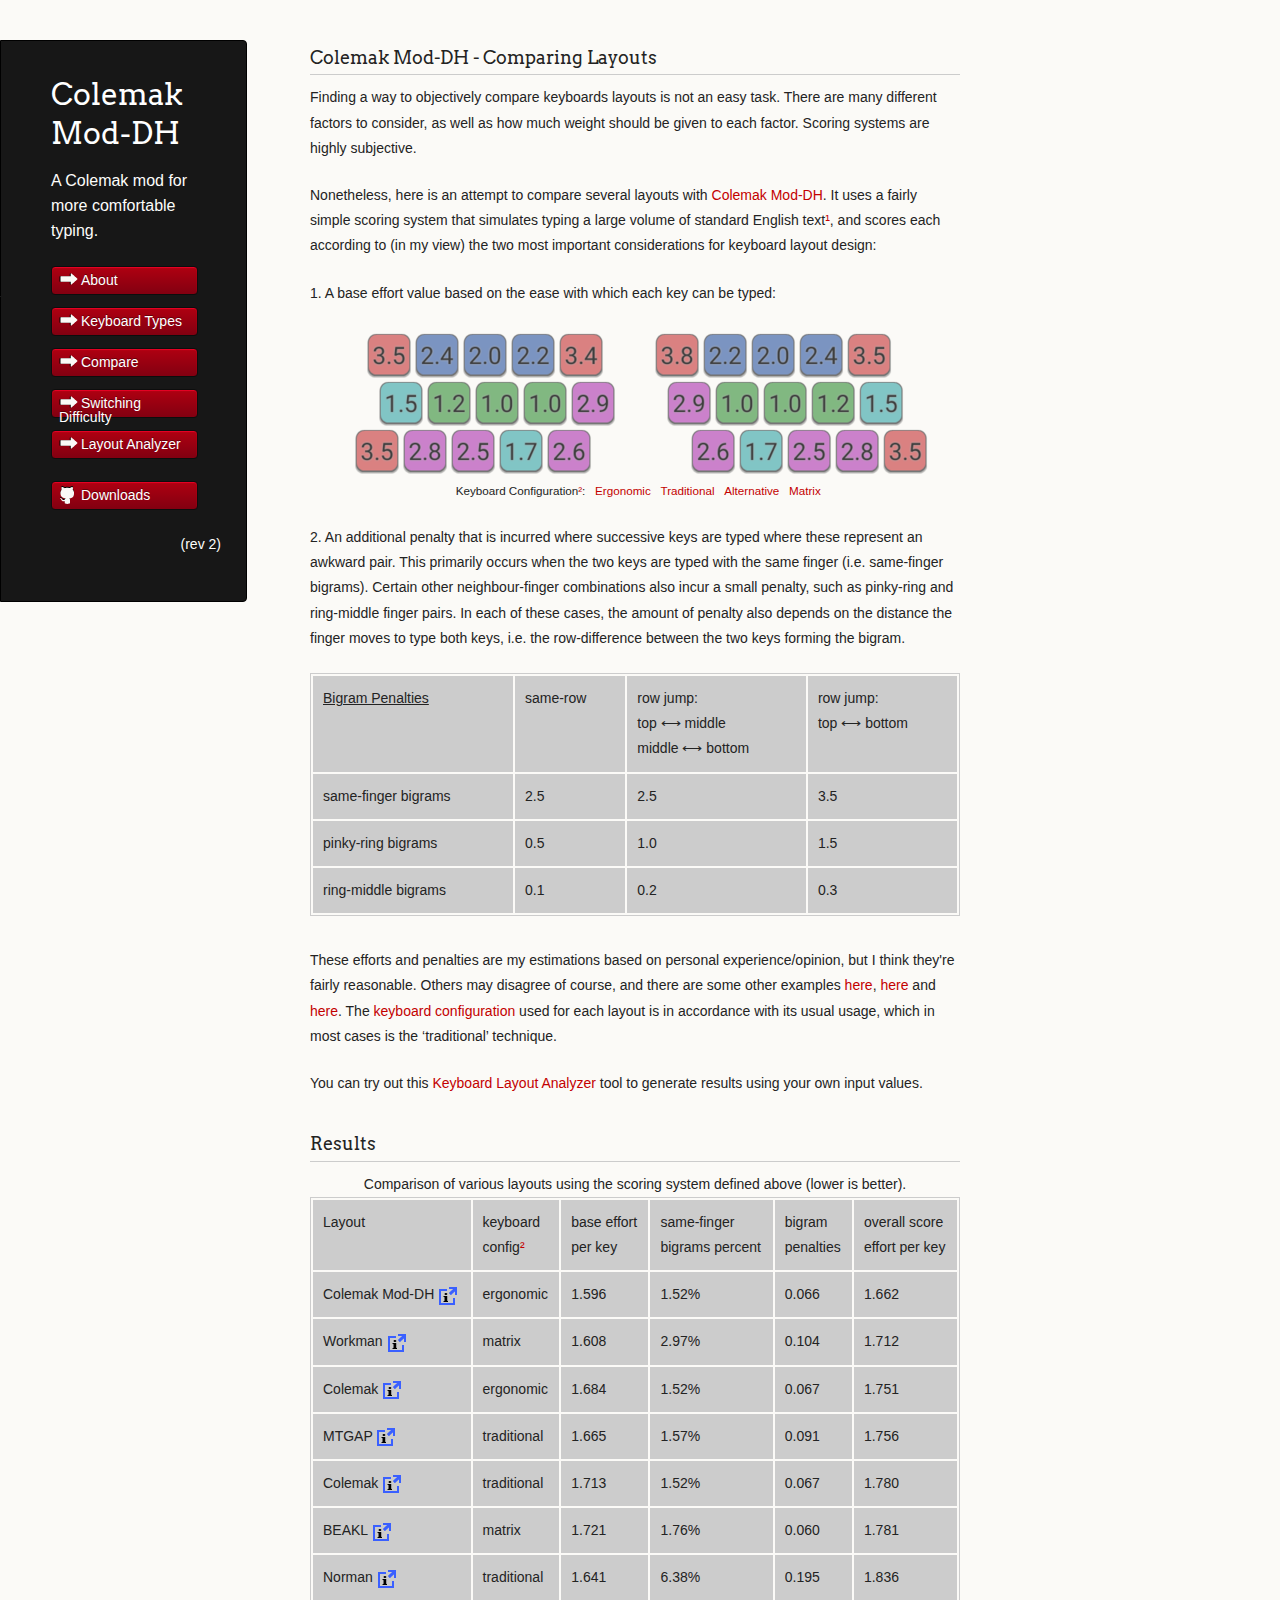
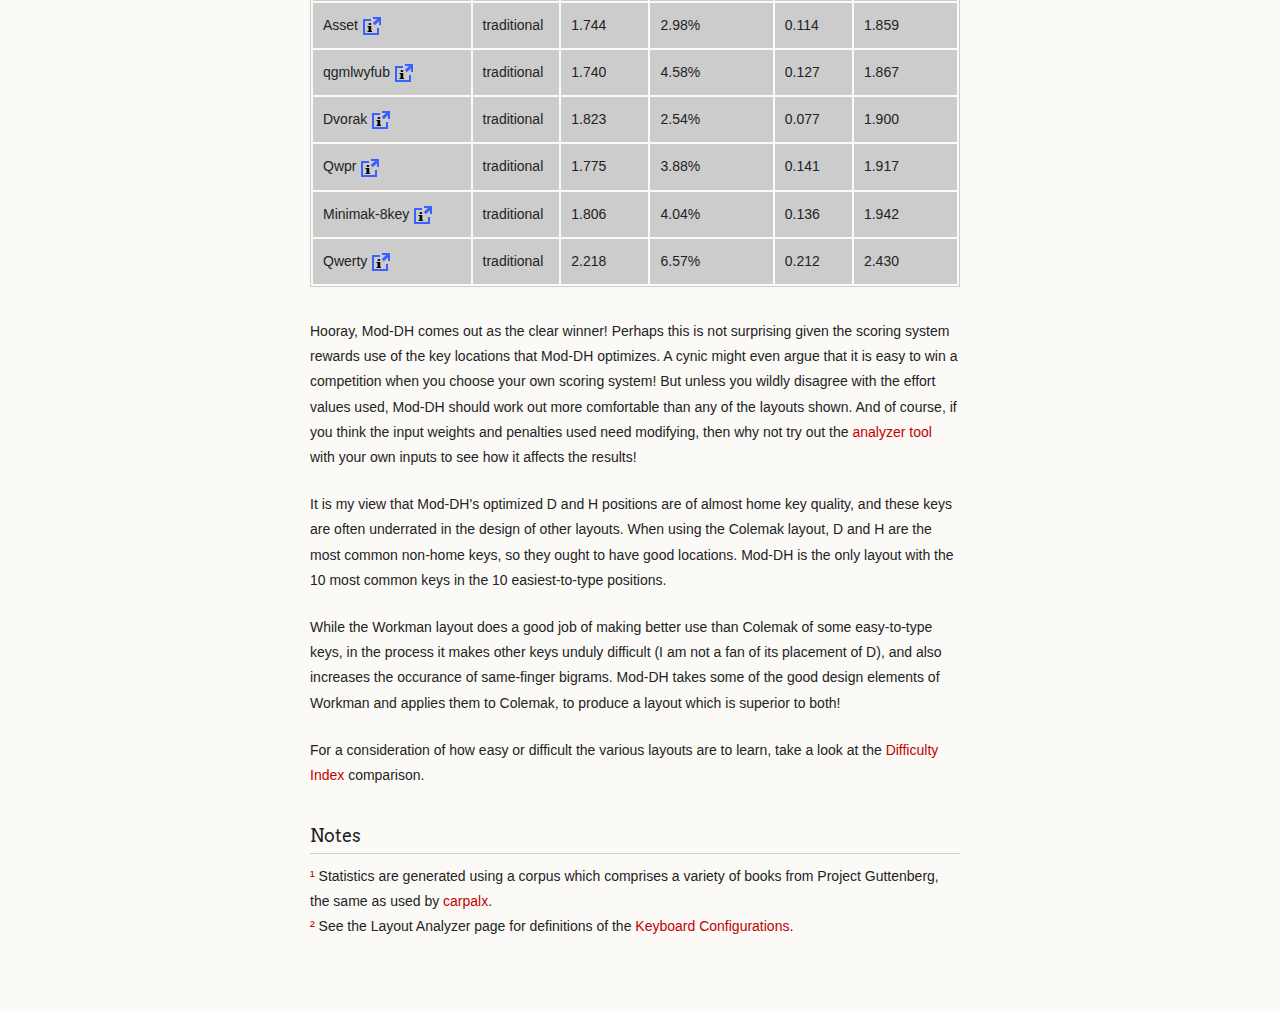
<file: compare.html>
﻿<!doctype html>
<html>
  <head>
    <meta charset="utf-8">
    <meta http-equiv="X-UA-Compatible" content="chrome=1">
    <title>Colemak Mod-DH - compare layouts</title>

    <link rel="stylesheet" href="stylesheets/styles.css">
    <link rel="stylesheet" href="stylesheets/pygment_trac.css">
    <link rel="stylesheet" href="stylesheets/steve.css">
    <script src="javascripts/scale.fix.js"></script>
    <meta name="viewport" content="width=device-width, initial-scale=1, user-scalable=no">
    <!--[if lt IE 9]>
    <script src="//html5shiv.googlecode.com/svn/trunk/html5.js"></script>
    <![endif]-->
    <script>
      (function(i,s,o,g,r,a,m){i['GoogleAnalyticsObject']=r;i[r]=i[r]||function(){
      (i[r].q=i[r].q||[]).push(arguments)},i[r].l=1*new Date();a=s.createElement(o),
      m=s.getElementsByTagName(o)[0];a.async=1;a.src=g;m.parentNode.insertBefore(a,m)
      })(window,document,'script','//www.google-analytics.com/analytics.js','ga');

      ga('create', 'UA-56831209-1', 'auto');
      ga('send', 'pageview');
    </script>
    <script>
      function showScores(n) {
          document.getElementById('keyboard_scores_ergonomic').style.display = ('keyboard_scores_ergonomic' == n) ? 'block' : 'none';
          document.getElementById('keyboard_scores_traditional').style.display = ('keyboard_scores_traditional' == n) ? 'block' : 'none';
          document.getElementById('keyboard_scores_alternative').style.display = ('keyboard_scores_alternative' == n) ? 'block' : 'none';
          document.getElementById('keyboard_scores_matrix').style.display = ('keyboard_scores_matrix' == n) ? 'block' : 'none';
      };
    </script>
  </head>
  <body>
    <div class="wrapper">
      <header>
        <h1 class="header">Colemak Mod-DH</h1>
        <p class="header">A Colemak mod for more comfortable typing.</p>

        <ul>
          <li><a class="menu" href="./">About</a></li>
          <li><a class="menu" href="./keyboards.html">Keyboard Types</a></li>
          <li><a class="menu selected" href="./compare.html">Compare</a></li>
          <li><a class="menu" href="./learn.html">Switching Difficulty</a></li>
          <li><a class="menu" href="./analyze.html">Layout Analyzer</a></li>
        </ul>

        <ul>
          <li><a class="buttons github" href="https://github.com/ColemakMods/mod-dh">Downloads</a></li>
        </ul>

        <p style="text-align: right;"><span>(rev 2)</span></p>

        <!--
        <p class="header">This project is maintained by <a class="header name" href="https://github.com/ColemakMods">ColemakMods</a></p>
        -->

      </header>
      <section>
      
<h3><a name="mod-dh-compare-layouts" class="anchor" href="#mod-dh-compare-layouts">
<span class="octicon octicon-link"></span></a>Colemak Mod-DH - Comparing Layouts</h3>

<p>Finding a way to objectively compare keyboards layouts is not an easy task. There are many different factors to consider, as well as how much weight should be given to each factor. Scoring systems are highly subjective.</p> 

<p>Nonetheless, here is an attempt to compare several layouts with <a href="./">Colemak Mod-DH</a>. It uses a fairly simple scoring system that simulates typing a large volume of standard English text<a href="#notes">¹</a>, and scores each according to (in my view) the two most important considerations for keyboard layout design:
</p>

<p>1. A base effort value based on the ease with which each key can be typed:</p>
 
<p class="caption">
<span id="keyboard_scores_ergonomic" style="display:block">
  <img src="gfx/keyboard_scores_ergonomic.png"/>
</span>
<span id="keyboard_scores_traditional" style="display:none">
  <img src="gfx/keyboard_scores_traditional.png"/>
</span>
<span id="keyboard_scores_alternative" style="display:none">
  <img src="gfx/keyboard_scores_alternative.png"/>
</span>
<span id="keyboard_scores_matrix" style="display:none">
  <img src="gfx/keyboard_scores_matrix.png"/>
</span>
&nbsp;&nbsp;Keyboard Configuration<a href="#notes">²</a>:
&nbsp;&nbsp;<a onclick="showScores('keyboard_scores_ergonomic')">Ergonomic</a>
&nbsp;&nbsp;<a onclick="showScores('keyboard_scores_traditional')">Traditional</a>
&nbsp;&nbsp;<a onclick="showScores('keyboard_scores_alternative')">Alternative</a>
&nbsp;&nbsp;<a onclick="showScores('keyboard_scores_matrix')">Matrix</a>
</p>

<p>2. An additional penalty that is incurred where successive keys are typed where these represent an awkward pair. This primarily occurs when the two keys are typed with the same finger (i.e. same-finger bigrams). Certain other neighbour-finger combinations also incur a small penalty, such as pinky-ring and ring-middle finger pairs. In each of these cases, the amount of penalty also depends on the distance the finger moves to type both keys, i.e. the row-difference between the two keys forming the bigram.
</p>

<table>
<tr>
<td><b><u>Bigram Penalties</u></b></td><td>same-row</td><td>row jump:<br/>top ⟷ middle<br />middle ⟷ bottom</td><td>row jump:<br/>top ⟷ bottom</td>
</tr>
<tr>
<td>same-finger bigrams</td><td>2.5</td><td>2.5</td><td>3.5</td>
</tr>
<tr>
<td>pinky-ring bigrams</td><td>0.5</td><td>1.0</td><td>1.5</td>
</tr>
<tr>
<td>ring-middle bigrams</td><td>0.1</td><td>0.2</td><td>0.3</td>
</tr>
</table>

<p>These efforts and penalties are my estimations based on personal experience/opinion, but I think they're fairly reasonable. Others may disagree of course, and there are some other examples <a href="http://mkweb.bcgsc.ca/carpalx/?typing_effort#carpalx_typing_model">here</a>, <a href="http://viralintrospection.wordpress.com/2010/09/06/a-different-philosophy-in-designing-keyboard-layouts/#design">here</a> and <a href="http://forum.colemak.com/viewtopic.php?pid=15137#p15137">here</a>. The <a href="./analyze.html#keyboard-configurations">keyboard configuration</a> used for each layout is in accordance with its usual usage, which in most cases is the ‘traditional’ technique.

<p>You can try out this <a href="./analyze.html">Keyboard Layout Analyzer</a> tool to generate results using your own input values.</p>

<h3><a name="compare-results" class="anchor" href="#compare-results">
<span class="octicon octicon-link"></span></a>Results</h3>

<table>
<tr> <td>Layout</td> <td>keyboard<br/>config<a href="#notes">²</a></td><td>base effort<br/>per key</td> <td>same-finger<br/>bigrams percent</td> <td> bigram<br/>penalties</td> <td> overall score<br/>effort per key</td> </tr>
<tr class="highlight">
    <td>Colemak Mod-DH <a href="http://colemakmods.github.io/mod-dh/" target="new_win"><img src="gfx/open.png"/></a></td> 
    <td>ergonomic</td> <td>1.596</td> <td>1.52%</td> <td>0.066</td> <td>1.662</td>
</tr>
<tr> 
    <td>Workman <a href="http://www.workmanlayout.com/blog/" target="new_win"><img src="gfx/open.png"/></a></td>
    <td>matrix</td> <td>1.608</td> <td>2.97%</td> <td>0.104</td> <td>1.712</td>
</tr>
<tr class="highlight">
    <td>Colemak <a href="http://colemak.com/" target="new_win"><img src="gfx/open.png"/></a></td> 
    <td>ergonomic</td> <td>1.684</td> <td>1.52%</td> <td>0.067</td> <td>1.751</td>
</tr>
<tr> 
    <td>MTGAP <a href="http://mtgap.bilfo.com/completed_keyboard.html" target="new_win"><img src="gfx/open.png"/></a></td>
    <td>traditional</td> <td>1.665</td> <td>1.57%</td> <td>0.091</td> <td>1.756</td>
</tr>
<tr class="highlight">
    <td>Colemak <a href="http://colemak.com/" target="new_win"><img src="gfx/open.png"/></a></td> 
    <td>traditional</td> <td>1.713</td> <td>1.52%</td> <td>0.067</td> <td>1.780</td>
</tr>
<tr> 
    <td>BEAKL <a href="https://deskthority.net/wiki/BEAKL" target="new_win"><img src="gfx/open.png"/></a></td>
    <td>matrix</td> <td>1.721</td> <td>1.76%</td> <td>0.060</td> <td>1.781</td>
</tr>
<tr> 
    <td>Norman <a href="https://normanlayout.info/" target="new_win"><img src="gfx/open.png"/></a></td>
    <td>traditional</td> <td>1.641</td> <td>6.38%</td> <td>0.195</td> <td>1.836</td>
</tr>
<tr> 
    <td>Asset <a href="http://millikeys.sourceforge.net/asset/" target="new_win"><img src="gfx/open.png"/></a></td>
    <td>traditional</td> <td>1.744</td> <td>2.98%</td> <td>0.114</td> <td>1.859</td>
</tr>
<tr> 
    <td>qgmlwyfub <a href="http://mkweb.bcgsc.ca/carpalx/?full_optimization" target="new_win"><img src="gfx/open.png"/></a></td>
    <td>traditional</td> <td>1.740</td> <td>4.58%</td> <td>0.127</td> <td>1.867</td>
</tr>
<tr> 
    <td>Dvorak <a href="http://en.wikipedia.org/wiki/Dvorak_Simplified_Keyboard" target="new_win"><img src="gfx/open.png"/></a></td>
    <td>traditional</td> <td>1.823</td> <td>2.54%</td> <td>0.077</td> <td>1.900</td>
</tr>
<tr> 
    <td>Qwpr <a href="http://sourceforge.net/projects/qwpr/" target="new_win"><img src="gfx/open.png"/></a></td>
    <td>traditional</td> <td>1.775</td> <td>3.88%</td> <td>0.141</td> <td>1.917</td>
</tr>
<tr> 
    <td>Minimak-8key <a href="http://www.minimak.org/" target="new_win"><img src="gfx/open.png"/></a></td>
    <td>traditional</td> <td>1.806</td> <td>4.04%</td> <td>0.136</td> <td>1.942</td>
</tr>
<tr> 
    <td>Qwerty <a href="http://en.wikipedia.org/wiki/QWERTY" target="new_win"><img src="gfx/open.png"/></a></td>
    <td>traditional</td> <td>2.218</td> <td>6.57%</td> <td>0.212</td> <td>2.430</td>
</tr>
<caption>Comparison of various layouts using the scoring system defined above (lower is better).</caption>
</table>

<p>Hooray, Mod-DH comes out as the clear winner! Perhaps this is not surprising given the scoring system rewards use of the key locations that Mod-DH optimizes. A cynic might even argue that it is easy to win a competition when you choose your own scoring system! But unless you wildly disagree with the effort values used, Mod-DH should work out more comfortable than any of the layouts shown. And of course, if you think the input weights and penalties used need modifying, then why not try out the <a href="./analyze.html">analyzer tool</a> with your own inputs to see how it affects the results!</p>

<p>It is my view that Mod-DH's optimized D and H positions are of almost home key quality, and these keys are often underrated in the design of other layouts. When using the Colemak layout, D and H are the most common non-home keys, so they ought to have good locations. Mod-DH is the only layout with the 10 most common keys in the 10 easiest-to-type positions.</p>

<p>While the Workman layout does a good job of making better use than Colemak of some easy-to-type keys, in the process it makes other keys unduly difficult (I am not a fan of its placement of D), and also increases the occurance of same-finger bigrams. Mod-DH takes some of the good design elements of Workman and applies them to Colemak, to produce a layout which is superior to both!</p>

<p>For a consideration of how easy or difficult the various layouts are to learn, take a look at the <a href="learn.html">Difficulty Index</a> comparison.</p>

<h3><a name="notes" class="anchor" href="#notes"><span class="octicon octicon-link"></span></a>Notes</h3>

<p>
<a class="anchor" href="#notes">¹</a> Statistics are generated using a corpus which comprises a variety of books from Project Guttenberg, the same as used by <a href="http://mkweb.bcgsc.ca/carpalx/?keyboard_statistics">carpalx</a>.<br/>
<a class="anchor" href="#notes">²</a> See the Layout Analyzer page for definitions of the <a href="./analyze.html#keyboard-configurations">Keyboard Configurations</a>.<br/>
</p>

      </section>
      <!--
      <footer>
        <p><small>Hosted on <a href="http://pages.github.com">GitHub Pages</a> using the Dinky theme</small></p>
      </footer>
      -->
    </div>
    <!--[if !IE]><script>fixScale(document);</script><![endif]-->
        
  </body>
</html>
</file>
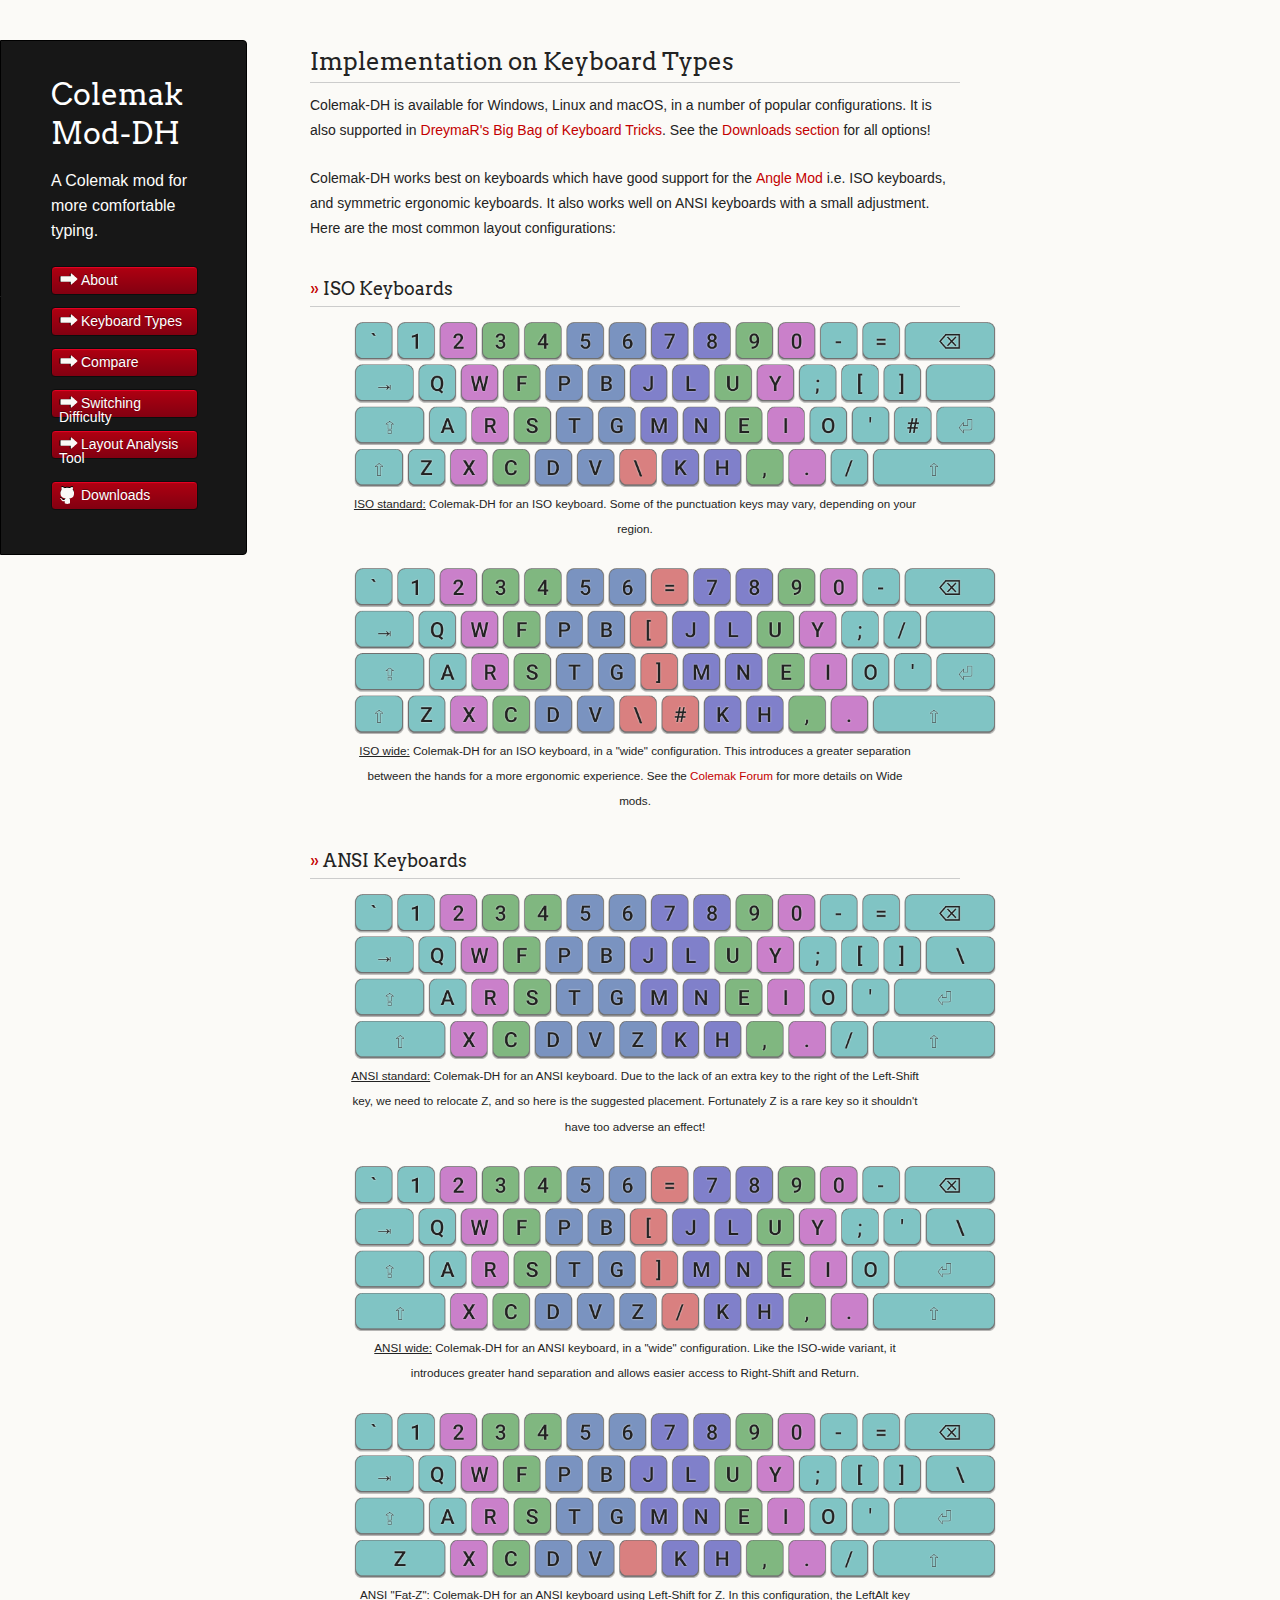
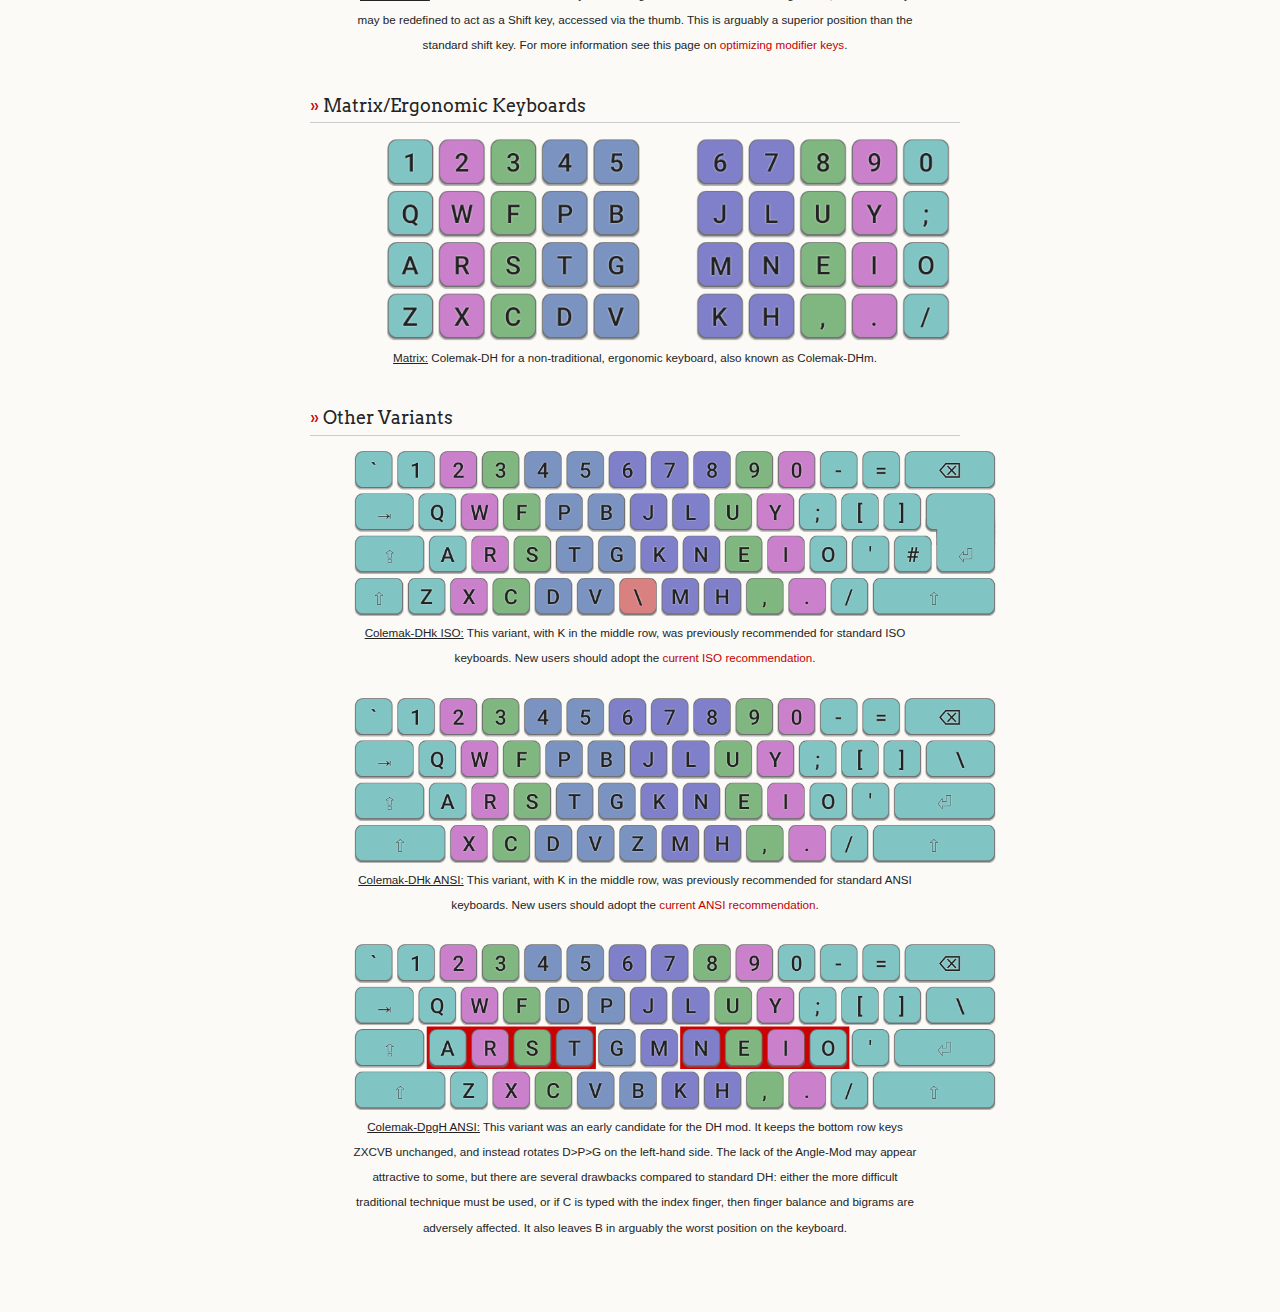
<file: keyboards.html>
<!doctype html>
<html>
  <head>
    <meta charset="utf-8">
    <meta http-equiv="X-UA-Compatible" content="chrome=1">
    <title>Colemak Mod-DH - Keyboard Implementations</title>

    <link rel="stylesheet" href="stylesheets/styles.css">
    <link rel="stylesheet" href="stylesheets/pygment_trac.css">
    <link rel="stylesheet" href="stylesheets/steve.css">
    <script src="javascripts/scale.fix.js"></script>
    <meta name="viewport" content="width=device-width, initial-scale=1, user-scalable=no">
    <!--[if lt IE 9]>
    <script src="//html5shiv.googlecode.com/svn/trunk/html5.js"></script>
    <![endif]-->
    <script>
      (function(i,s,o,g,r,a,m){i['GoogleAnalyticsObject']=r;i[r]=i[r]||function(){
      (i[r].q=i[r].q||[]).push(arguments)},i[r].l=1*new Date();a=s.createElement(o),
      m=s.getElementsByTagName(o)[0];a.async=1;a.src=g;m.parentNode.insertBefore(a,m)
      })(window,document,'script','//www.google-analytics.com/analytics.js','ga');

      ga('create', 'UA-56831209-1', 'auto');
      ga('send', 'pageview');
    </script>
  </head>
  <body>
    <div class="wrapper">
      <header>
        <h1 class="header">Colemak Mod-DH</h1>
        <p class="header">A Colemak mod for more comfortable typing.</p>

        <ul>
          <li><a class="menu" href="./">About</a></li>
          <li><a class="menu selected" href="./keyboards.html">Keyboard Types</a></li>
          <li><a class="menu" href="./compare.html">Compare</a></li>
          <li><a class="menu" href="./learn.html">Switching Difficulty</a></li>
          <li><a class="menu" href="./analyze.html">Layout Analysis Tool</a></li>
        </ul>
        
        <ul>
          <li><a class="buttons github" href="https://github.com/ColemakMods/mod-dh">Downloads</a></li>
        </ul>

        <!--
        <p class="header">This project is maintained by <a class="header name" href="https://github.com/ColemakMods">ColemakMods</a></p>
        -->


      </header>
      <section>

<h2><a name="keyboard-types" class="anchor" href="#keyboard-types"></a>Implementation on Keyboard Types</h2>

<p>Colemak-DH is available for Windows, Linux and macOS, in a number of popular configurations. It is also supported in <a href="http://forum.colemak.com/viewtopic.php?id=1438">DreymaR's Big Bag of Keyboard Tricks</a>. See the <a href="https://github.com/ColemakMods/mod-dh"><b>Downloads section</b></a> for all options!</p>

<p>Colemak-DH works best on keyboards which have good support for the <a href="./#angle-mod">Angle Mod</a> i.e. ISO&nbsp;keyboards, and symmetric ergonomic keyboards. It also works well on ANSI&nbsp;keyboards with a small adjustment. Here are the most common layout configurations:</p>

<h3><a name="iso-keyboards" class="anchor" href="#iso-keyboards">»&nbsp;</a>ISO Keyboards</h3>

<p class="caption"><img src="gfx/colemak_dh_keyb_iso.png"/><br/>
<u>ISO standard:</u> Colemak-DH for an ISO keyboard. Some of the punctuation keys may vary, depending on your region.
</p>

<p class="caption"><img src="gfx/colemak_dh_keyb_iso_wide.png"/><br/>
<u>ISO wide:</u> Colemak-DH for an ISO keyboard, in a "wide" configuration. This introduces a greater separation between the hands for a more ergonomic experience. See the <a href="http://forum.colemak.com/viewtopic.php?id=839">Colemak Forum</a> for more details on Wide mods.
</p>

<h3><a name="ansi-keyboards" class="anchor" href="#ansi-keyboards">»&nbsp;</a>ANSI Keyboards</h3>

<p class="caption"><img src="gfx/colemak_dh_keyb_ansi.png"/><br/>
<u>ANSI standard:</u> Colemak-DH for an ANSI keyboard. Due to the lack of an extra key to the right of the Left-Shift key, we need to relocate Z, and so here is the suggested placement. Fortunately Z is a rare key so it shouldn't have too adverse an effect!
</p>

<p class="caption"><img src="gfx/colemak_dh_keyb_ansi_wide.png"/><br/>
<u>ANSI wide:</u> Colemak-DH for an ANSI keyboard, in a "wide" configuration. Like the ISO-wide variant, it introduces greater hand separation and allows easier access to Right-Shift and Return.
</p>

<p class="caption"><img src="gfx/colemak_dh_keyb_ansi_fatz.png"/><br/>
<u>ANSI "Fat-Z":</u> Colemak-DH for an ANSI keyboard using Left-Shift for Z. In this configuration, the LeftAlt key may be redefined to act as a Shift key, accessed via the thumb. This is arguably a superior position than the standard shift key. For more information see this page on <a href="http://colemakmods.github.io/ergonomic-mods/modifiers.html">optimizing modifier keys</a>.
</p>

<h3><a name="matrix-keyboards" class="anchor" href="#matrix-keyboards">»&nbsp;</a>Matrix/Ergonomic Keyboards</h3>

<p class="caption"><img src="gfx/colemak_dh_keyb_matrix.png"/><br/>
<u>Matrix:</u> Colemak-DH for a non-traditional, ergonomic keyboard, also known as <i>Colemak-DHm</i>.</p>

<h3><a name="other-variants" class="anchor" href="#other-variants">»&nbsp;</a>Other Variants</h3>

<p class="caption"><img src="gfx/colemak_dhk_keyb_iso.png"/><br/>
<u>Colemak-DHk ISO:</u> This variant, with K in the middle row, was previously recommended for standard ISO keyboards. New users should adopt the <a href="#iso-keyboards">current ISO recommendation</a>.</p>


<p class="caption"><img src="gfx/colemak_dhk_keyb_ansi.png"/><br/>
<u>Colemak-DHk ANSI:</u> This variant, with K in the middle row, was previously recommended for standard ANSI keyboards. New users should adopt the <a href="#ansi-keyboards">current ANSI recommendation</a>.</p>

<p class="caption"><img src="gfx/colemak_dpgh_keyb_ansi.png"/><br/>
<u>Colemak-DpgH ANSI:</u> This variant was an early candidate for the DH mod. It keeps the bottom row keys ZXCVB unchanged, and instead rotates D>P>G on the left-hand side. The lack of the Angle-Mod may appear attractive to some, but there are several drawbacks compared to standard DH: either the more difficult traditional technique must be used, or if C is typed with the index finger, then finger balance and bigrams are adversely affected. It also leaves B in arguably the worst position on the keyboard.</p>

      </section>
      <!--
      <footer>
        <p><small>Hosted on <a href="http://pages.github.com">GitHub Pages</a> using the Dinky theme</small></p>
      </footer>
      -->
    </div>
    <!--[if !IE]><script>fixScale(document);</script><![endif]-->
        
  </body>
</html>
</file>
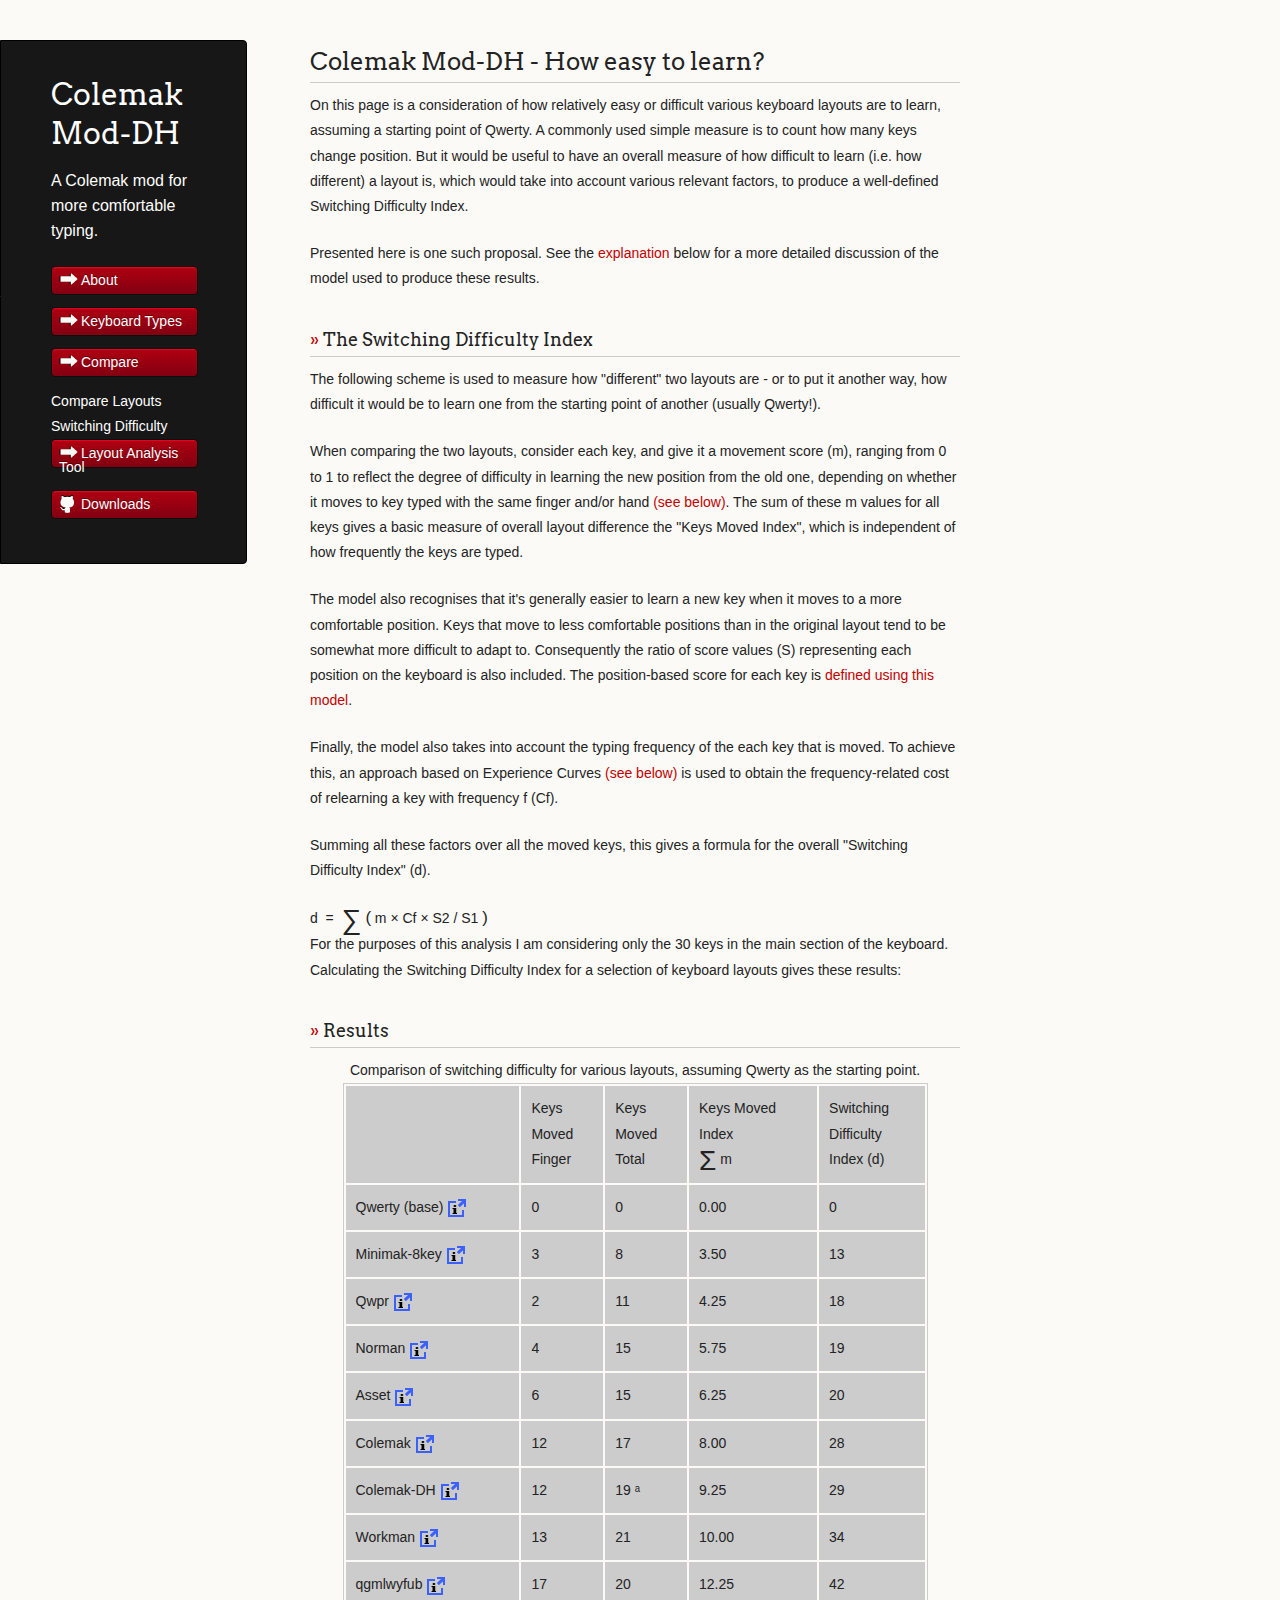
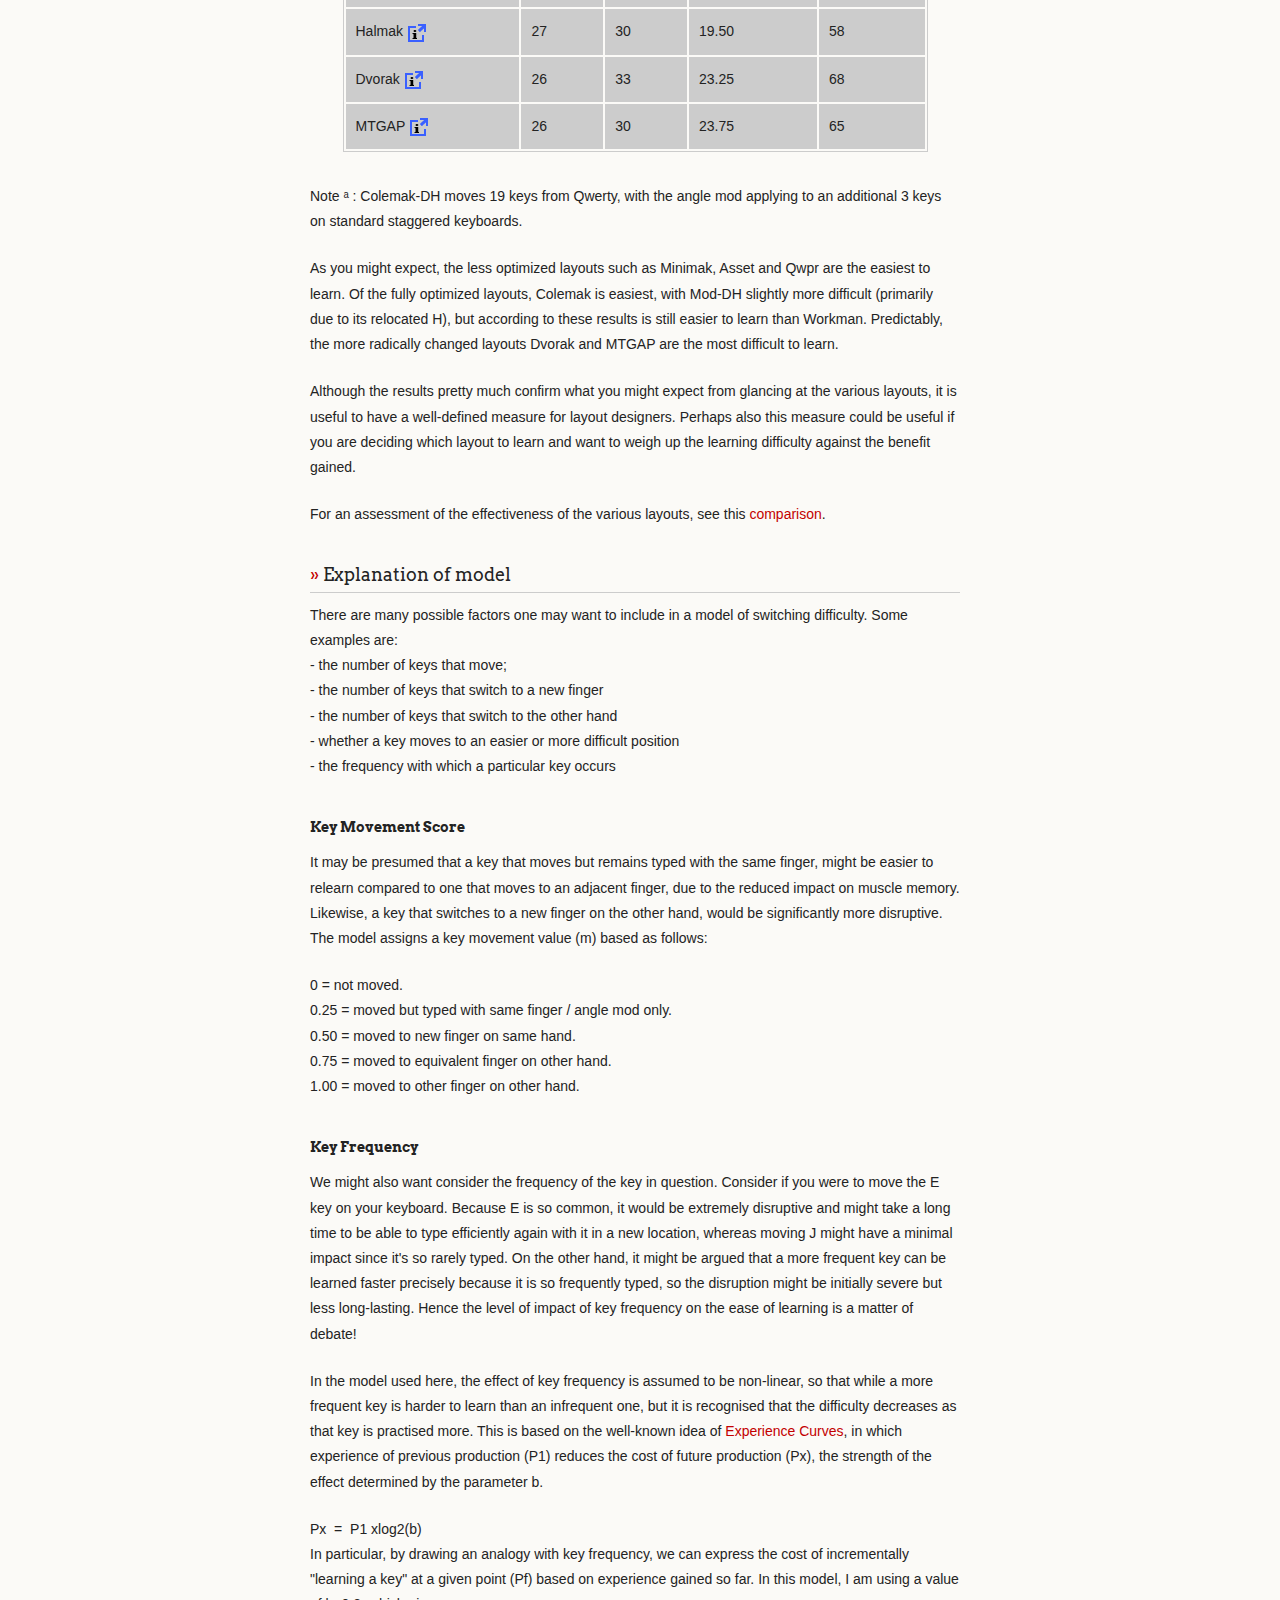
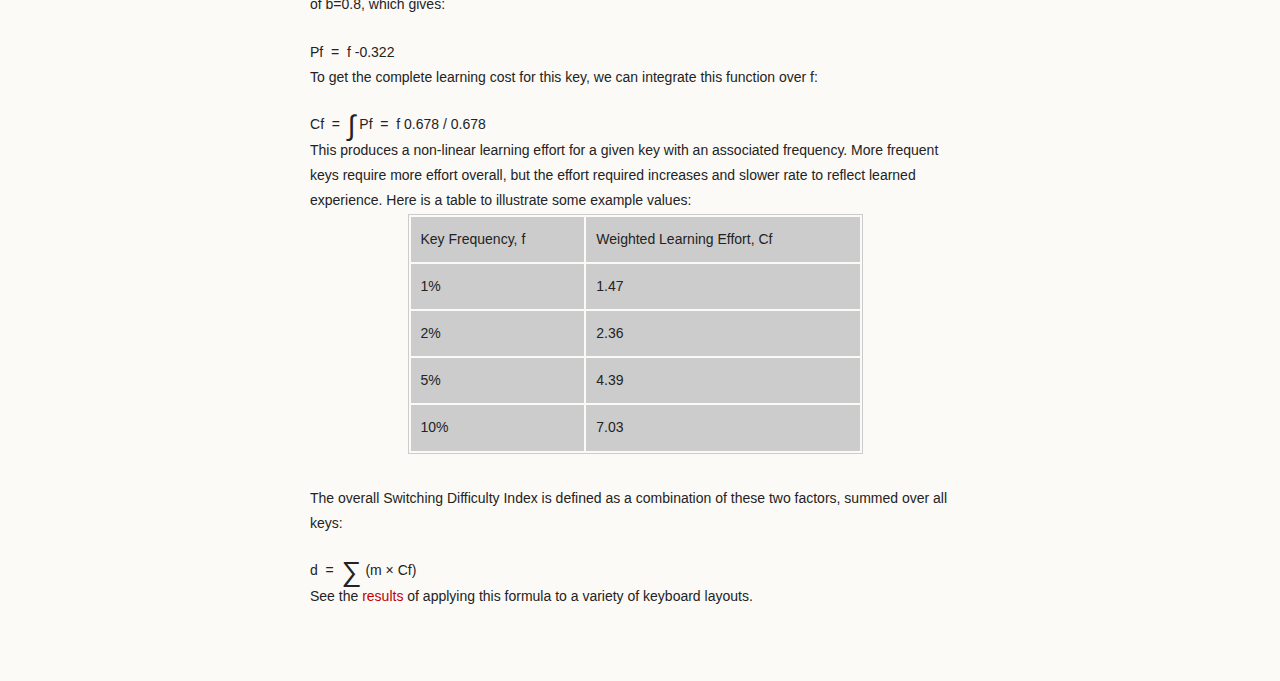
<file: learn.html>
﻿<!doctype html>
<html>
  <head>
    <meta charset="utf-8">
    <meta http-equiv="X-UA-Compatible" content="chrome=1">
    <title>Colemak Mod-DH - Switching difficulty - How easy to learn?</title>

    <link rel="stylesheet" href="stylesheets/styles.css">
    <link rel="stylesheet" href="stylesheets/pygment_trac.css">
    <link rel="stylesheet" href="stylesheets/steve.css">
    <script src="javascripts/scale.fix.js"></script>
    <meta name="viewport" content="width=device-width, initial-scale=1, user-scalable=no">
    <!--[if lt IE 9]>
    <script src="//html5shiv.googlecode.com/svn/trunk/html5.js"></script>
    <![endif]-->
    <script>
      (function(i,s,o,g,r,a,m){i['GoogleAnalyticsObject']=r;i[r]=i[r]||function(){
      (i[r].q=i[r].q||[]).push(arguments)},i[r].l=1*new Date();a=s.createElement(o),
      m=s.getElementsByTagName(o)[0];a.async=1;a.src=g;m.parentNode.insertBefore(a,m)
      })(window,document,'script','//www.google-analytics.com/analytics.js','ga');

      ga('create', 'UA-56831209-1', 'auto');
      ga('send', 'pageview');
    </script>
  </head>
  <body>
    <div class="wrapper">
      <header>
        <h1 class="header">Colemak Mod-DH</h1>
        <p class="header">A Colemak mod for more comfortable typing.</p>

        <ul>
          <li><a class="menu" href="./">About</a></li>
          <li><a class="menu" href="./keyboards.html">Keyboard Types</a></li>
          <li><a class="menu selected" href="./compare.html">Compare</a></li>
          <span><a class="submenu" href="./compare.html">Compare Layouts</a></span>
          <span><a class="submenu" href="./learn.html">Switching Difficulty</a></span>
          <li><a class="menu" href="./analyze.html">Layout Analysis Tool</a></li>
        </ul>

        <ul>
          <li><a class="buttons github" href="https://github.com/ColemakMods/mod-dh">Downloads</a></li>
        </ul>

        <!--
        <p class="header">This project is maintained by <a class="header name" href="https://github.com/ColemakMods">ColemakMods</a></p>
        -->


      </header>
      <section>
      
<h2><a name="mod-dh-compare-layouts" class="anchor" href="#mod-dh-compare-layouts"></a>Colemak Mod-DH - How easy to learn?</h2>

<p>On this page is a consideration of how relatively easy or difficult various keyboard layouts are to learn, <b>assuming a starting point of Qwerty</b>. A commonly used simple measure is to count how many keys change position. But it would be useful to have an overall measure of how difficult to learn (i.e. how <i>different</i>) a layout is, which would take into account various relevant factors, to produce a well-defined Switching Difficulty Index.</p>

<p>Presented here is one such proposal. See the <a href="#explanation">explanation</a> below for a more detailed discussion of the model used to produce these results.</p>

<h3><a name="difficulty-index" class="anchor" href="#difficulty-index">»&nbsp;</a>The Switching Difficulty Index</h3>

<p>The following scheme is used to measure how "different" two layouts are - or to put it another way, how difficult it would be to learn one from the starting point of another (usually Qwerty!).</p>

<p>When comparing the two layouts, consider each key, and give it a movement score (<i>m</i>), ranging from 0 to 1 to reflect the degree of difficulty in learning the new position from the old one, depending on whether it moves to key typed with the same finger and/or hand <a href="#explanation-m">(see below)</a>. The sum of these <i>m</i> values for all keys gives a basic measure of overall layout difference the "Keys Moved Index", which is independent of how frequently the keys are typed.</p>

<p>The model also recognises that it's generally easier to learn a new key when it moves to a more comfortable position. Keys that move to less comfortable positions than in the original layout tend to be somewhat more difficult to adapt to. Consequently the ratio of score values (<i>S</i>) representing each position on the keyboard is also included. The position-based score for each key is <a href="https://stevep99.github.io/keyboard-effort-grid/">defined using this model</a>.</p>

<p>Finally, the model also takes into account the typing frequency of the each key that is moved. To achieve this, an approach based on Experience Curves <a href="#explanation-f">(see below)</a> is used to obtain the frequency-related cost of relearning a key with frequency f (<span style="math">C<sub>f</sub></span>).</p>

<p>Summing all these factors over all the moved keys, this gives a formula for the overall "Switching Difficulty Index" (d).</p>

<div class="math">d&nbsp;&nbsp;=&nbsp;&nbsp;<span style="font-size: 200%; vertical-align:middle">&sum;</span> <span style="font-size:120%">(</span> m × C<sub>f</sub> × S<sub>2</sub> / S<sub>1</sub> <span style="font-size:120%">)</span></div>

<p>For the purposes of this analysis I am considering only the 30 keys in the main section of the keyboard. Calculating the Switching Difficulty Index for a selection of keyboard layouts gives these results:</p>

<h3><a name="compare-results" class="anchor" href="#compare-results">»&nbsp;</a>Results</h3>

<table style="width:90%; margin-left:auto; margin-right:auto;">
<tr> <td></td> <td>Keys<br/>Moved<br/>Finger</td> <td>Keys<br/>Moved<br/>Total</td> <td>Keys Moved<br/>Index<br/><span style="font-size: 200%; vertical-align:middle">Σ</span> m</td> <td>Switching<br/>Difficulty<br/>Index (d)</td> </tr>
<tr> <td>Qwerty (base) <a href="http://en.wikipedia.org/wiki/QWERTY" target="new_win"><img src="gfx/open.png"/></a></td> 
        <td> 0</td> <td> 0</td> <td>0.00</td> <td>0</td> </tr>
<tr> <td>Minimak-8key <a href="http://www.minimak.org/" target="new_win"><img src="gfx/open.png"/></a></td> 
        <td> 3</td> <td> 8</td> <td>3.50</td> <td>13</td> </tr>
<tr> <td>Qwpr <a href="http://sourceforge.net/projects/qwpr/" target="new_win"><img src="gfx/open.png"/></a></td> 
        <td> 2</td> <td>11</td> <td>4.25</td> <td>18</td> </tr>
<tr> <td>Norman <a href="https://normanlayout.info/" target="new_win"><img src="gfx/open.png"/></a></td>
        <td> 4</td> <td>15</td> <td>5.75</td> <td>19</td> </tr>
<tr> <td>Asset <a href="http://millikeys.sourceforge.net/asset/" target="new_win"><img src="gfx/open.png"/></a></td>
        <td> 6</td> <td>15</td> <td>6.25</td> <td>20</td> </tr>
<tr> <td>Colemak <a href="http://colemak.com/" target="new_win"><img src="gfx/open.png"/></a></td> 
        <td>12</td> <td>17</td> <td>8.00</td> <td>28</td> </tr>
<tr> <td>Colemak-DH <a href="http://colemakmods.github.io/mod-dh/" target="new_win"><img src="gfx/open.png"/></a></td> 
        <td>12</td> <td>19 <b>ᵃ</b></td> <td>9.25</td> <td>29</td> </tr>
<tr> <td>Workman <a href="http://www.workmanlayout.com/blog/" target="new_win"><img src="gfx/open.png"/></a></td> 
        <td>13</td> <td>21</td> <td>10.00</td> <td>34</td> </tr>
<tr> <td>qgmlwyfub <a href="http://mkweb.bcgsc.ca/carpalx/?full_optimization" target="new_win"><img src="gfx/open.png"/></a></td>
        <td>17</td> <td>20</td> <td>12.25</td> <td>42</td> </tr>
<tr> <td>Halmak <a href="https://github.com/MadRabbit/halmak" target="new_win"><img src="gfx/open.png"/></a></td> 
        <td>27</td> <td>30</td> <td>19.50</td> <td>58</td> </tr>
<tr> <td>Dvorak <a href="http://en.wikipedia.org/wiki/Dvorak_Simplified_Keyboard" target="new_win"><img src="gfx/open.png"/></a></td> 
        <td>26</td> <td>33</td> <td>23.25</td> <td>68</td> </tr>
<tr> <td>MTGAP <a href="http://mtgap.bilfo.com/completed_keyboard.html" target="new_win"><img src="gfx/open.png"/></a></td> 
        <td>26</td> <td>30</td> <td>23.75</td> <td>65</td> </tr>        
<caption>Comparison of switching difficulty for various layouts, assuming Qwerty as the starting point.</caption>
</table>

<p><i>Note <b>ᵃ</b> : Colemak-DH moves 19 keys from Qwerty, with the angle mod applying to an additional 3 keys on standard staggered keyboards.</i></p>

<p>As you might expect, the less optimized layouts such as Minimak, Asset and Qwpr are the easiest to learn. Of the fully optimized layouts, Colemak is easiest, with Mod-DH slightly more difficult (primarily due to its relocated H), but according to these results is still easier to learn than Workman. Predictably, the more radically changed layouts Dvorak and MTGAP are the most difficult to learn.</p>

<p>Although the results pretty much confirm what you might expect from glancing at the various layouts, it is useful to have a well-defined measure for layout designers. Perhaps also this measure could be useful if you are deciding which layout to learn and want to weigh up the learning difficulty against the benefit gained.</p>

<p>For an assessment of the effectiveness of the various layouts, see this <a href="./compare.html">comparison</a>.</p>

<h3><a name="explanation" class="anchor" href="#explanation">»&nbsp;</a>Explanation of model</h3>

<p>There are many possible factors one may want to include in a model of switching difficulty. Some examples are:<br/>
- the number of keys that move;<br/>
- the number of keys that switch to a new finger<br/>
- the number of keys that switch to the other hand<br/>
- whether a key moves to an easier or more difficult position<br/>
- the frequency with which a particular key occurs<br/>

<h4><a name="explanation-m" class="anchor" href="#explanation-m"></a>Key Movement Score</h4>

<p>It may be presumed that a key that moves but remains typed with the same finger, might be easier to relearn compared to one that moves to an adjacent finger, due to the reduced impact on muscle memory. Likewise, a key that switches to a new finger on the other hand, would be significantly more disruptive. The model assigns a key movement value (m) based as follows:</p>

<p>
0 = not moved.<br/>
0.25 = moved but typed with same finger / angle mod only.<br/>
0.50 = moved to new finger on same hand.<br/>
0.75 = moved to equivalent finger on other hand.<br/>
1.00 = moved to other finger on other hand.<br/>
</p>

<h4><a name="explanation-f" class="anchor" href="#explanation-f"></a>Key Frequency</h4>

<p>We might also want consider the frequency of the key in question. Consider if you were to move the E key on your keyboard. Because E is so common, it would be extremely disruptive and might take a long time to be able to type efficiently again with it in a new location, whereas moving J might have a minimal impact since it's so rarely typed. On the other hand, it might be argued that a more frequent key can be learned faster precisely because it is so frequently typed, so the disruption might be initially severe but less long-lasting. Hence the level of impact of key frequency on the ease of learning is a matter of debate!</p>

<p>In the model used here, the effect of key frequency is assumed to be non-linear, so that while a more frequent key is harder to learn than an infrequent one, but it is recognised that the difficulty decreases as that key is practised more. This is based on the well-known idea of <a href="https://en.wikipedia.org/wiki/Experience_curve_effects">Experience Curves</a>, in which experience of previous production (<span style="math">P<sub>1</sub></span>) reduces the cost of future production (<span style="math">P<sub>x</sub></span>), the strength of the effect determined by the parameter b.</p> 

<div class="math">P<sub>x</sub>&nbsp;&nbsp;=&nbsp;&nbsp;P<sub>1</sub> x<sup>log<sub>2</sub>(b)</sup></div>

<p>In particular, by drawing an analogy with key frequency, we can express the cost of incrementally "learning a key" at a given point (<span style="math">P<sub>f</sub></span>) based on experience gained so far. In this model, I am using a value of b=0.8, which gives:</p>

<div class="math">P<sub>f</sub>&nbsp;&nbsp;=&nbsp;&nbsp;f <sup>-0.322</sup></div>

<p>To get the complete learning cost for this key, we can integrate this function over f:</p>

<div class="math">C<sub>f</sub>&nbsp;&nbsp;=&nbsp;&nbsp;<span style="font-size: 200%; vertical-align:middle">&int;</span> P<sub>f</sub>&nbsp;&nbsp;=&nbsp;&nbsp;f <sup>0.678</sup> / 0.678</div>

This produces a non-linear learning effort for a given key with an associated frequency. More frequent keys require more effort overall, but the effort required increases and slower rate to reflect learned experience. Here is a table to illustrate some example values:
<table style="width:70%; margin-left:auto; margin-right:auto;">
<tr><td>Key Frequency, f</td><td>Weighted Learning Effort, <span class="math">C<sub>f</sub></span></td></tr>
<tr><td>1%</td><td>1.47</td></tr>
<tr><td>2%</td><td>2.36</td></tr>
<tr><td>5%</td><td>4.39</td></tr>
<tr><td>10%</td><td>7.03</td></tr>
</table>

<p>The overall Switching Difficulty Index is defined as a combination of these two factors, summed over all keys:</p>

<div class="math">d&nbsp;&nbsp;=&nbsp;&nbsp;<span style="font-size: 200%; vertical-align:middle">&sum;</span> (m × C<sub>f</sub>)</div>

<p>See the <a href="#compare-results">results</a> of applying this formula to a variety of keyboard layouts.</p>


      </section>
      <!--
      <footer>
        <p><small>Hosted on <a href="http://pages.github.com">GitHub Pages</a> using the Dinky theme</small></p>
      </footer>
      -->
    </div>
    <!--[if !IE]><script>fixScale(document);</script><![endif]-->
        
  </body>
</html>
</file>
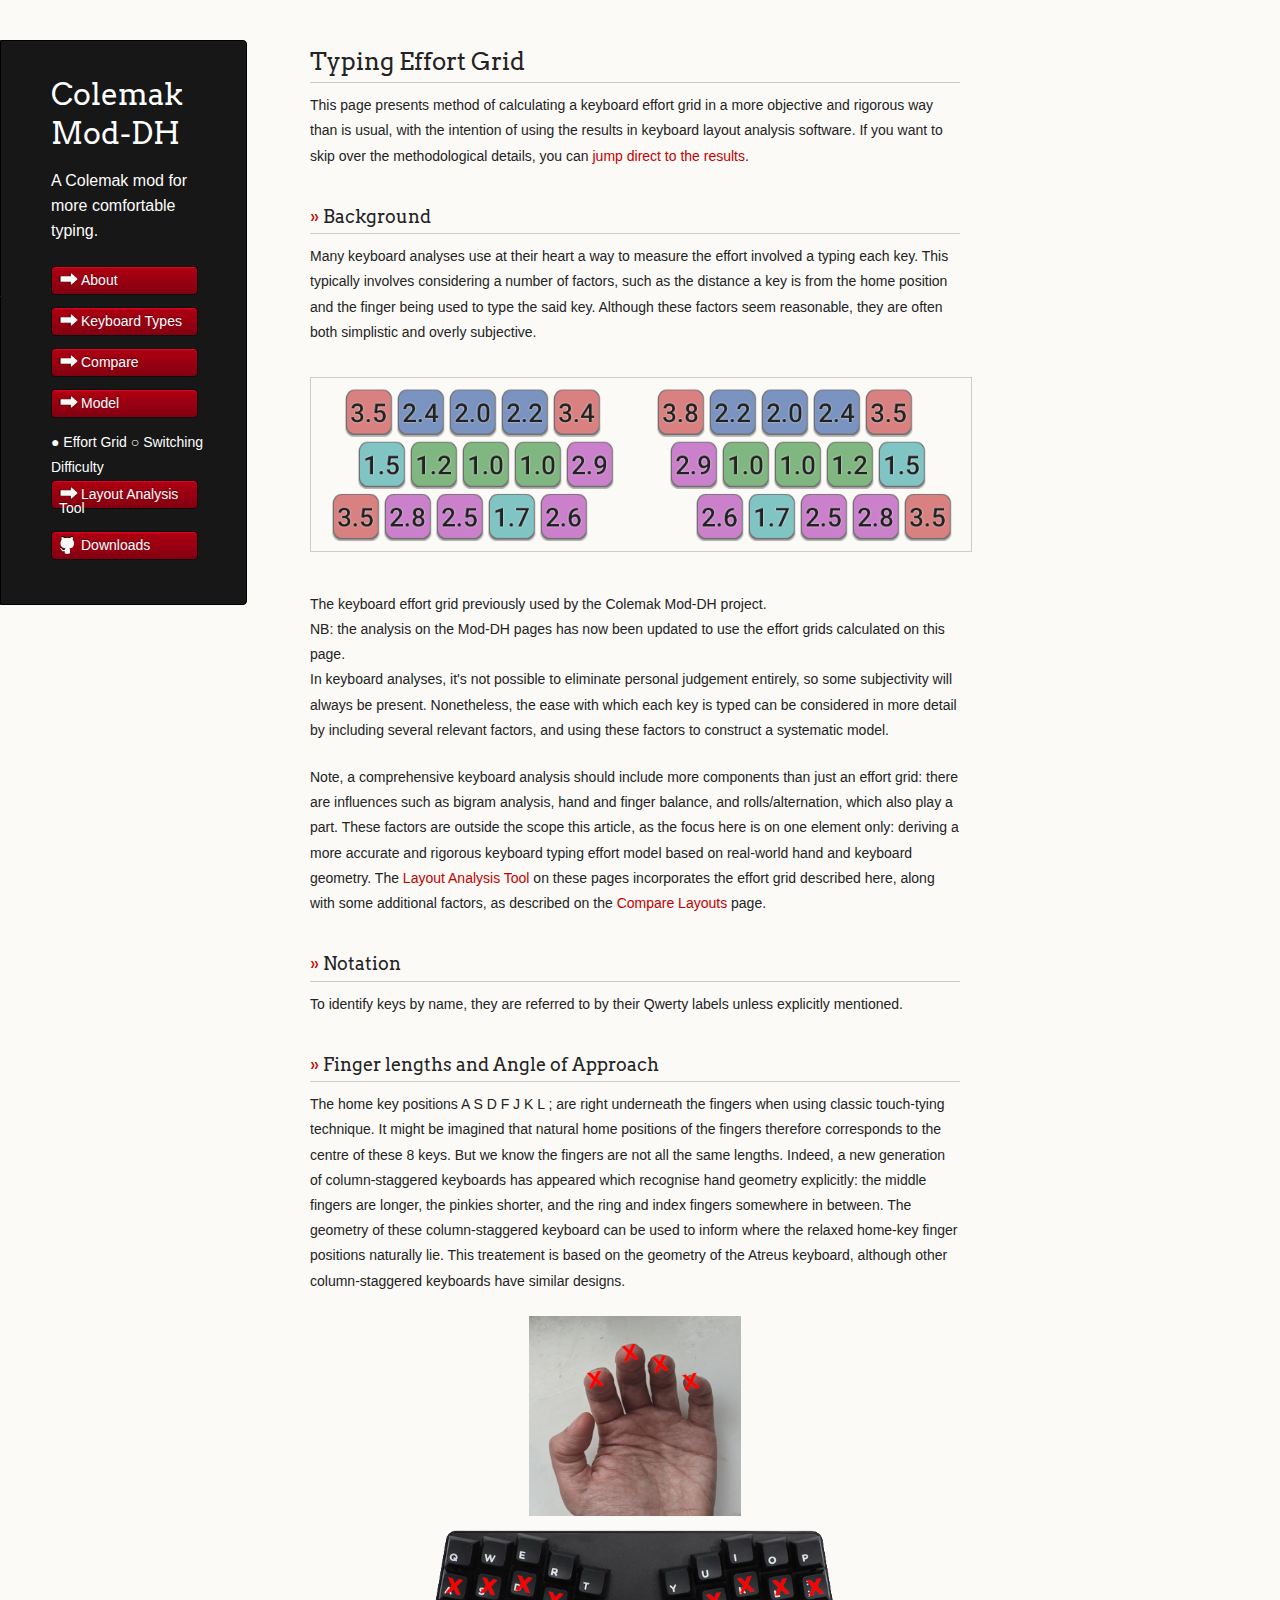
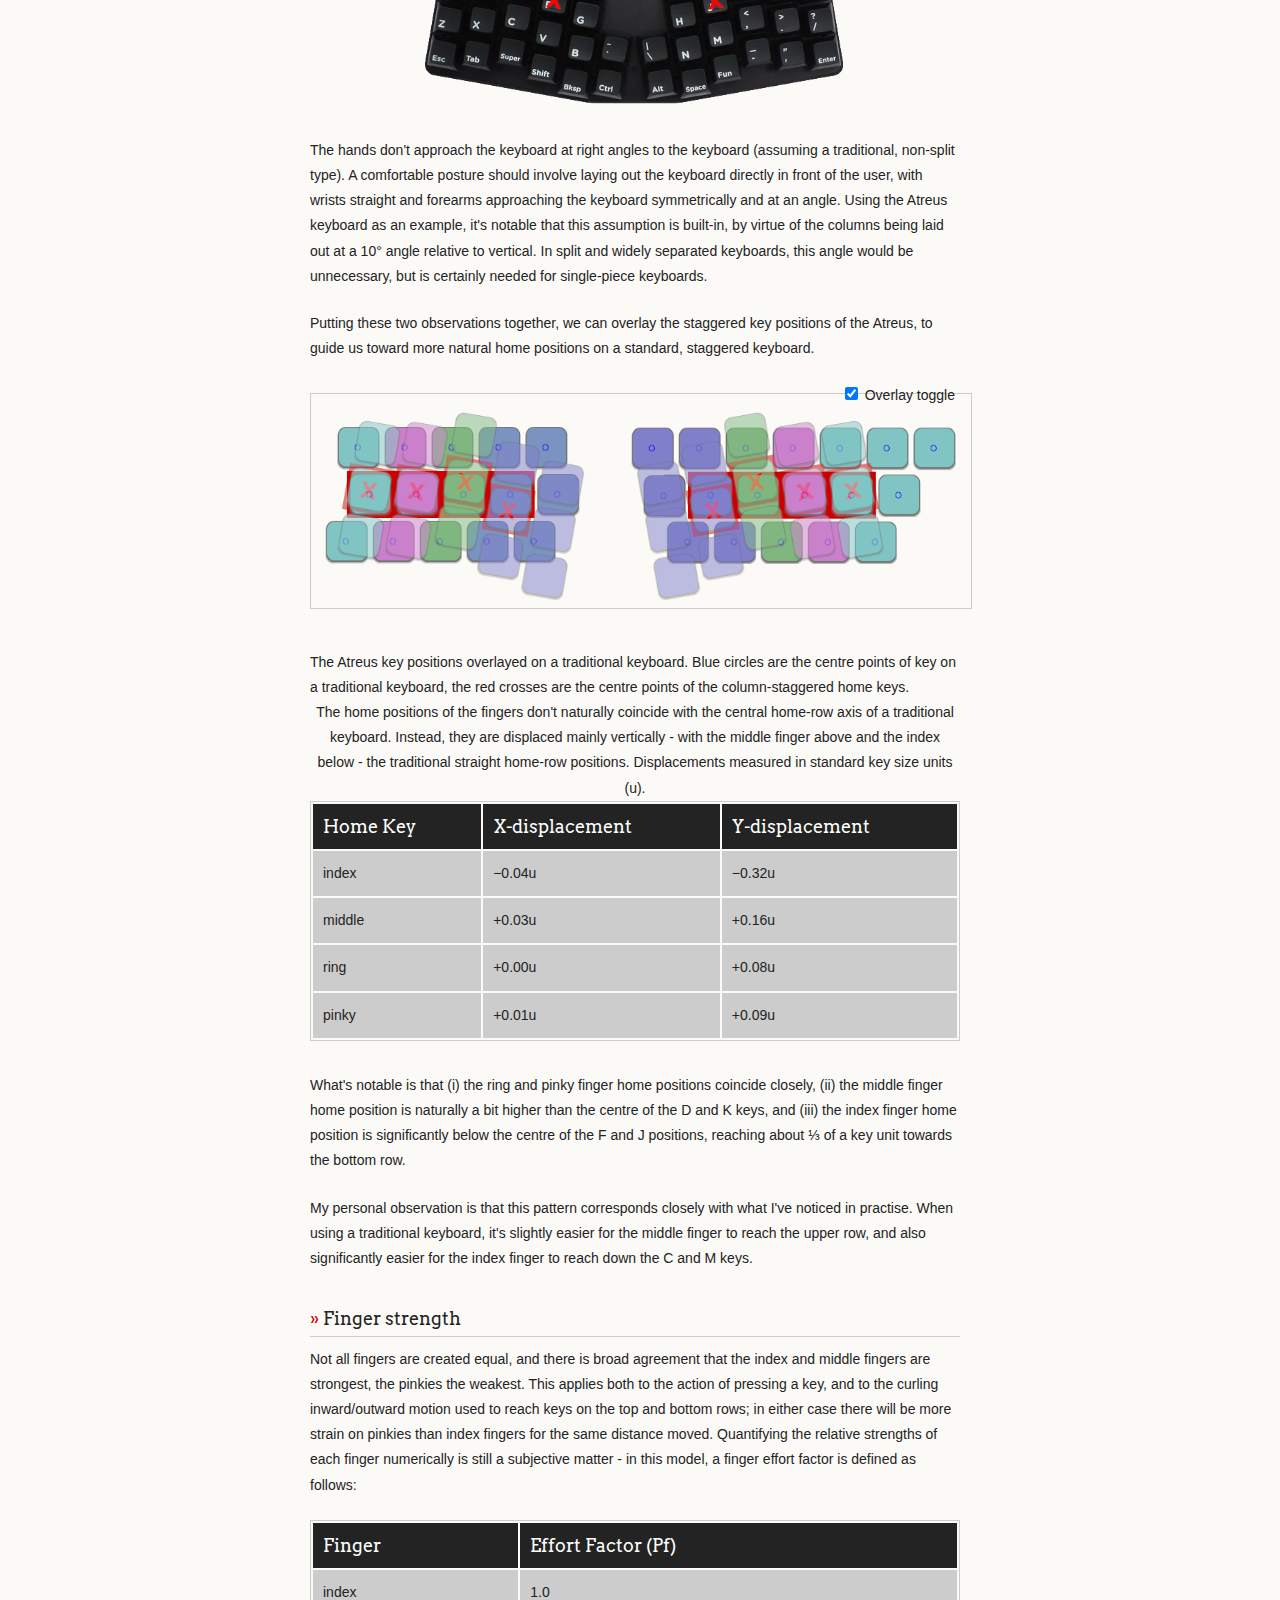
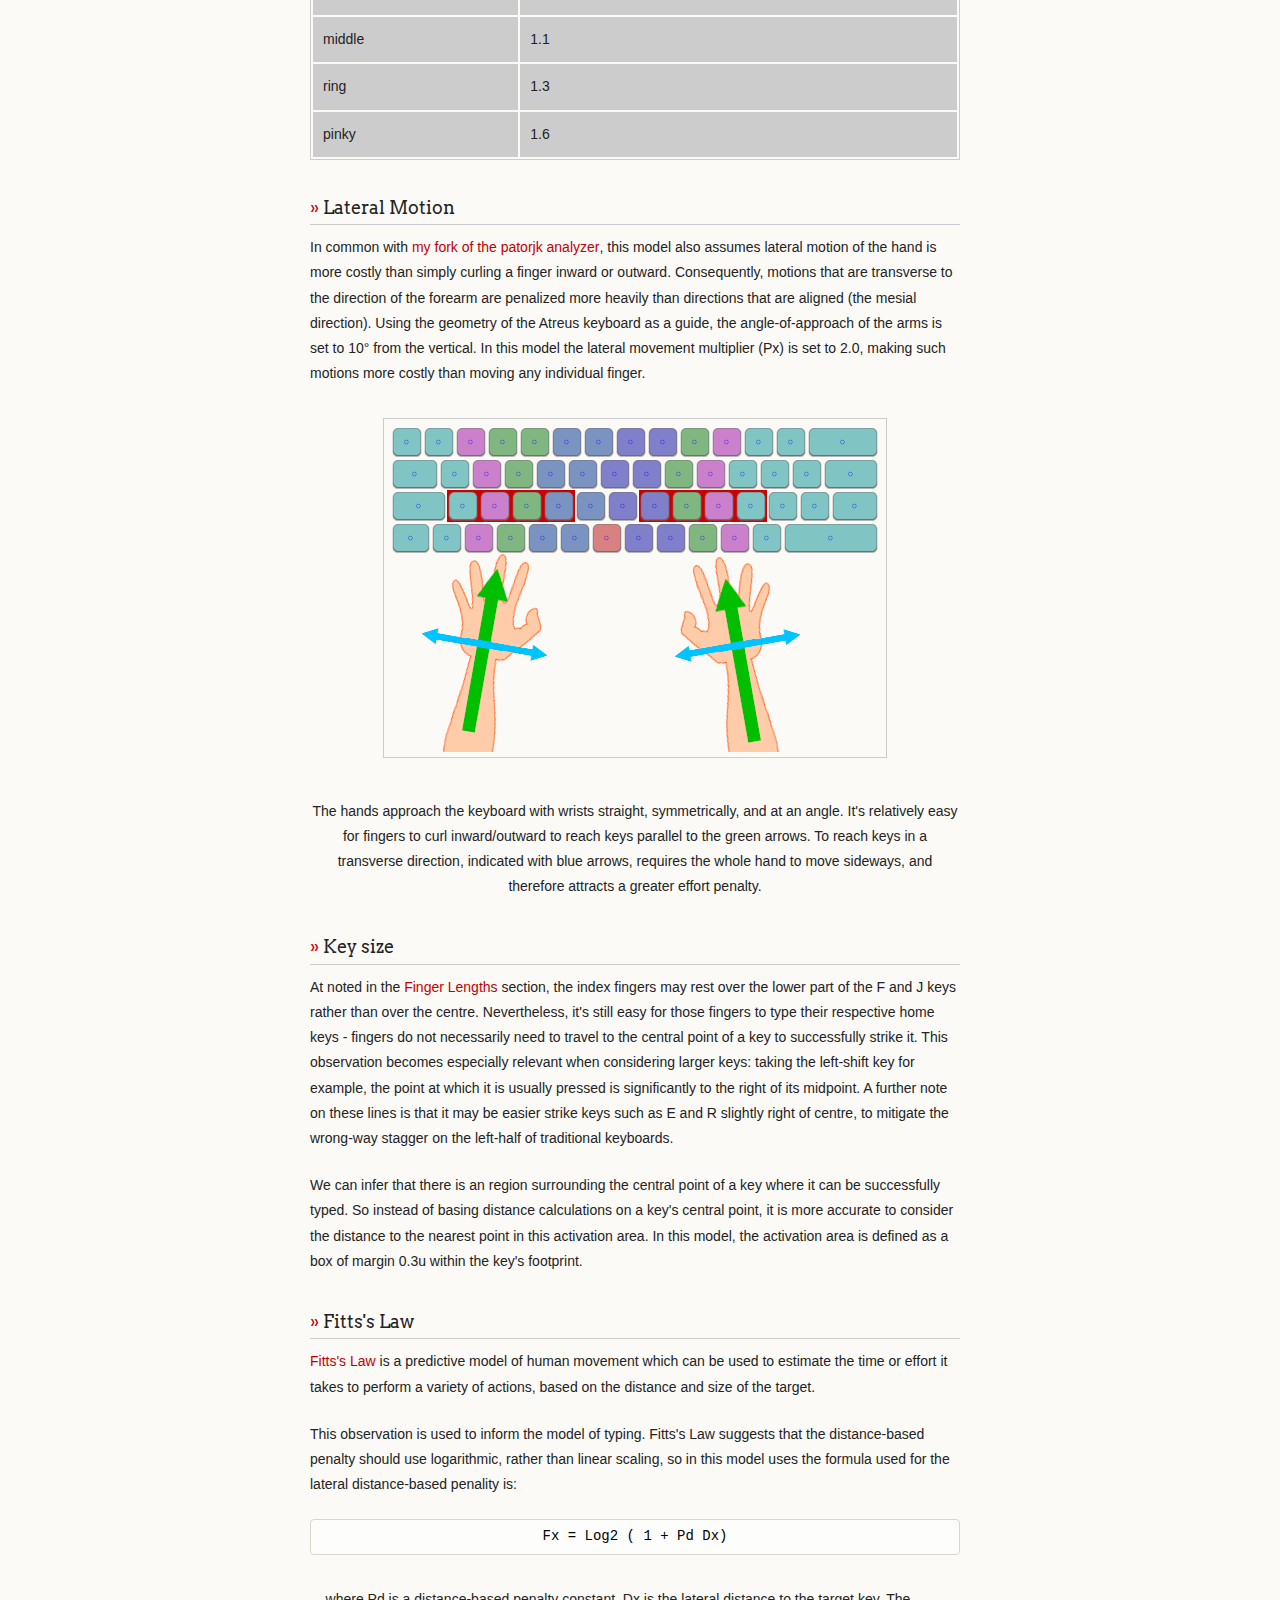
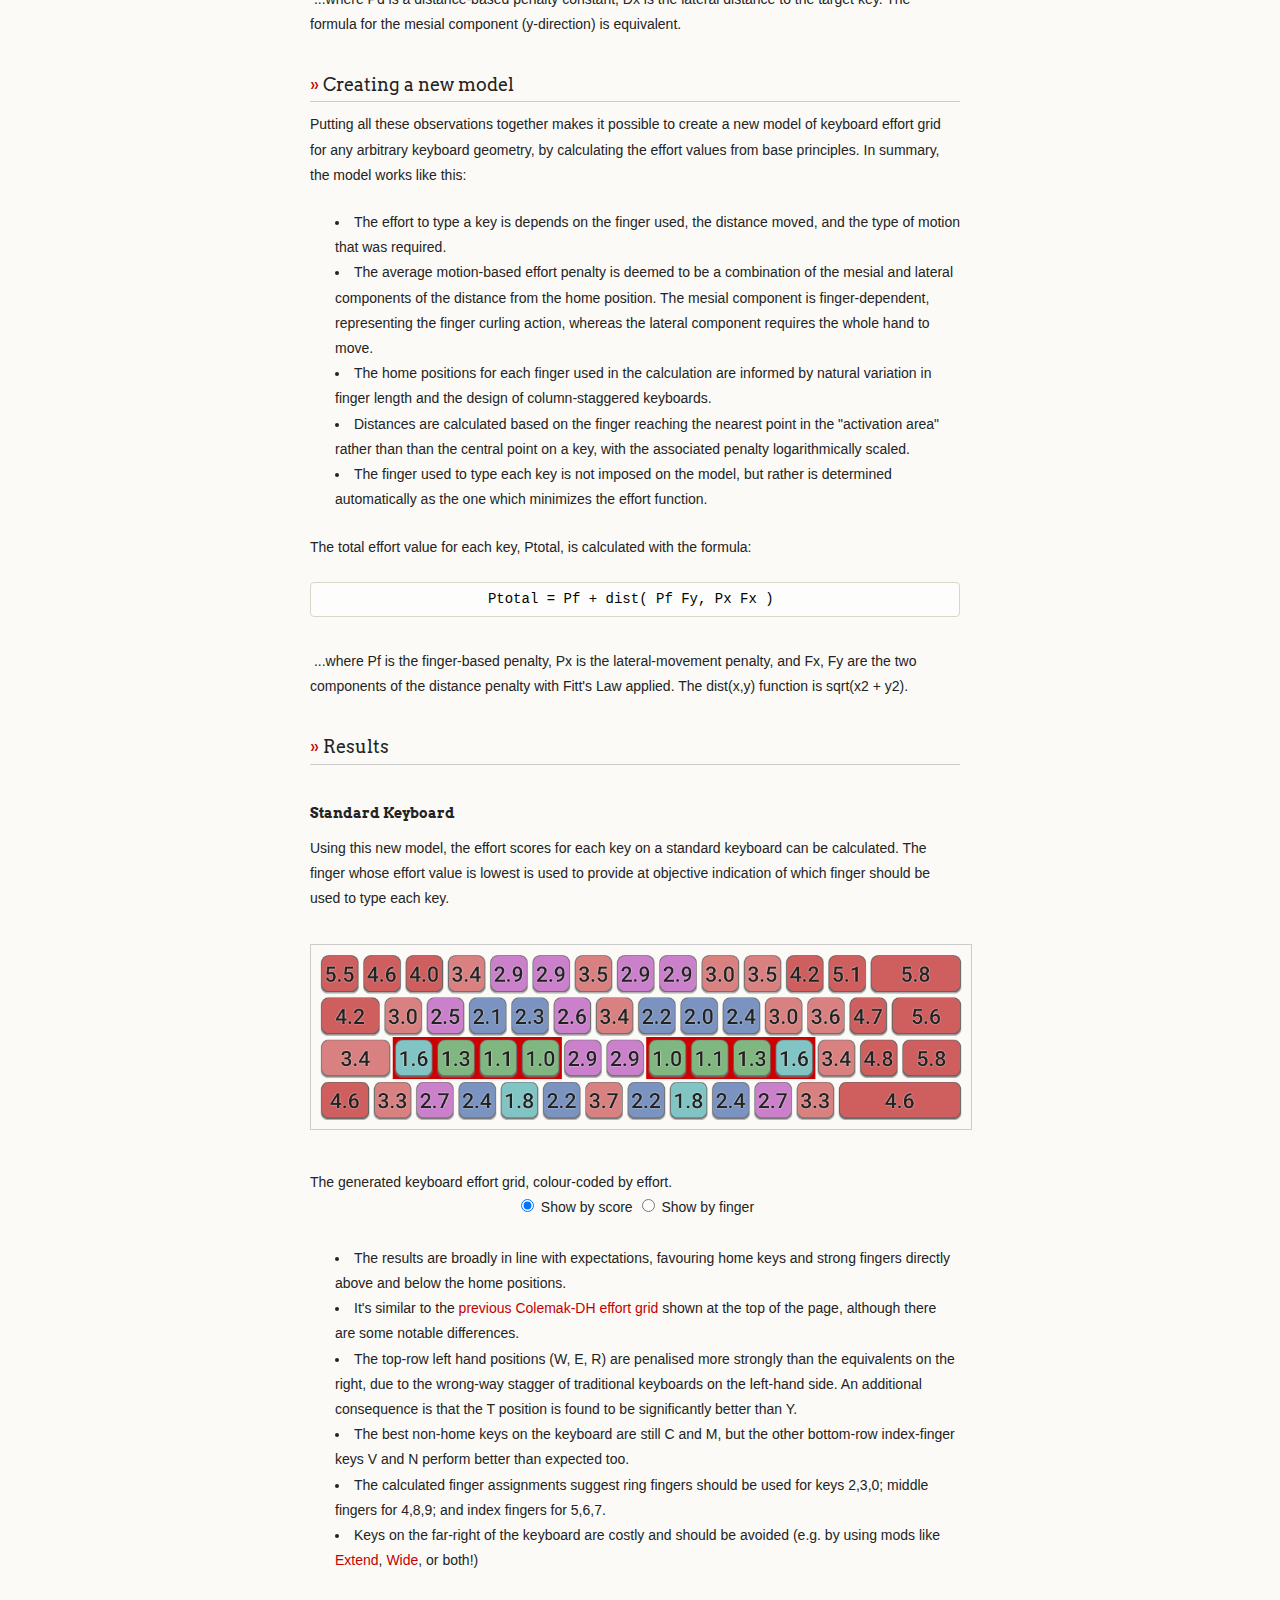
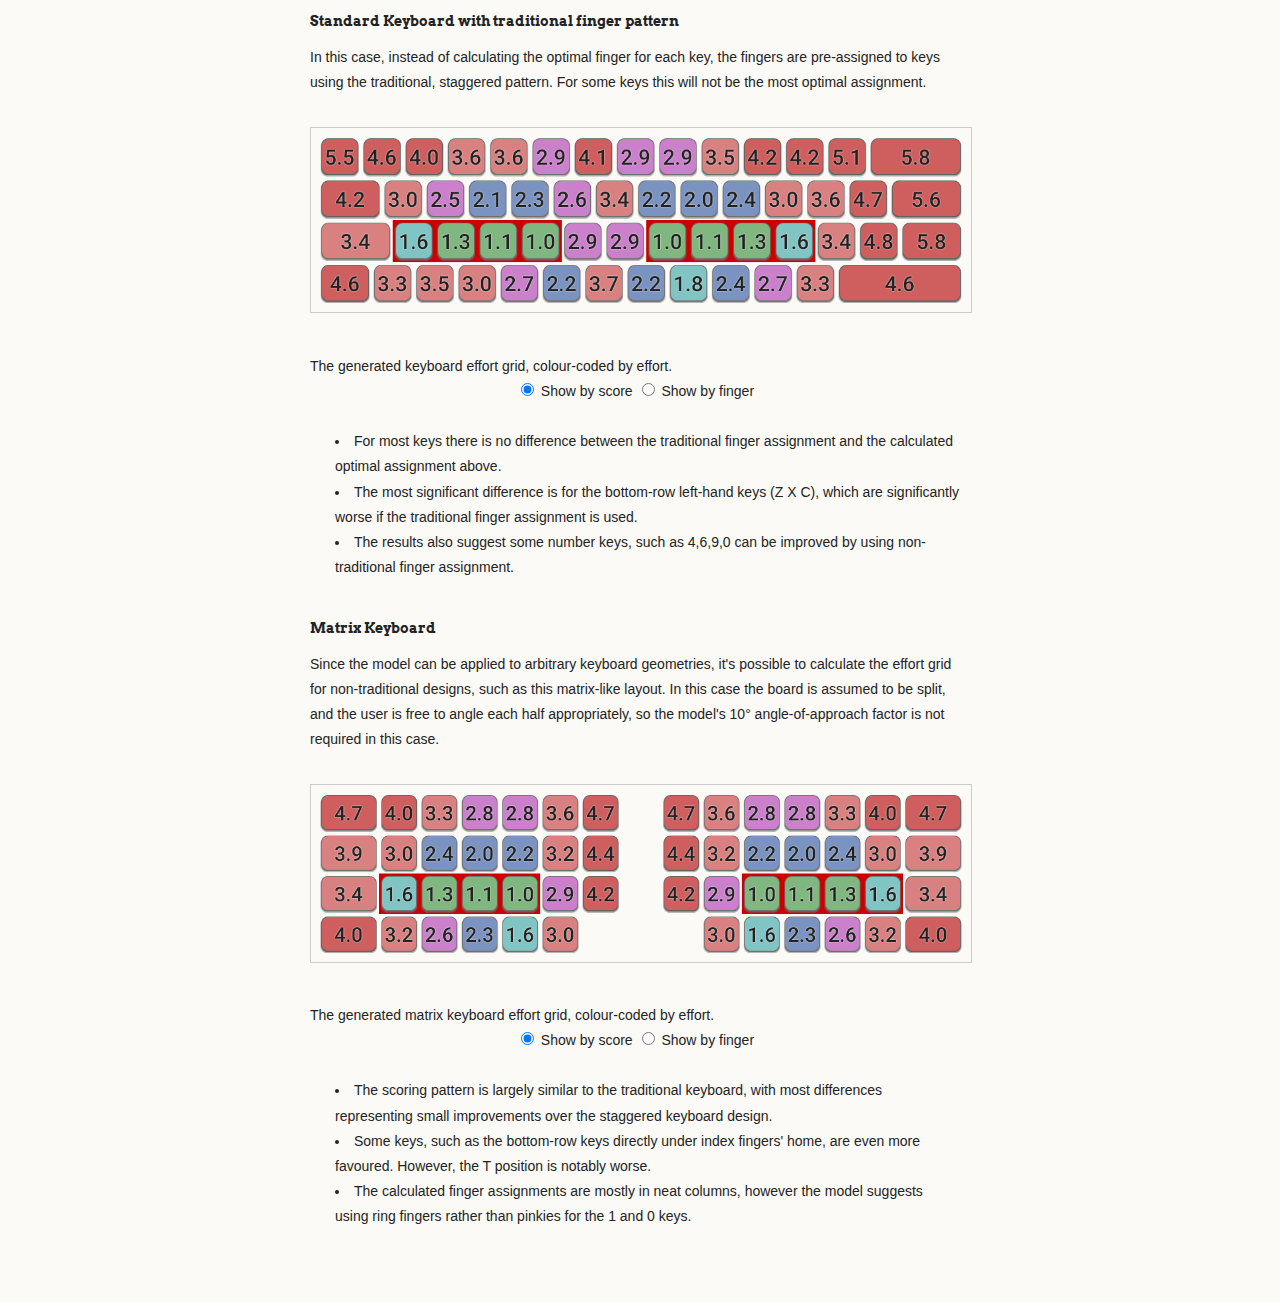
<file: model.html>
﻿<!doctype html>
<html>
  <head>
    <meta charset="utf-8">
    <meta http-equiv="X-UA-Compatible" content="chrome=1">
    <title>Colemak Mod-DH - Keyboard effort grid</title>

    <link rel="stylesheet" href="stylesheets/styles.css">
    <link rel="stylesheet" href="stylesheets/pygment_trac.css">
    <link rel="stylesheet" href="stylesheets/steve.css">
    <script src="javascripts/scale.fix.js"></script>
    <meta name="viewport" content="width=device-width, initial-scale=1, user-scalable=no">
    <!--[if lt IE 9]>
    <script src="//html5shiv.googlecode.com/svn/trunk/html5.js"></script>
    <![endif]-->
    <script>
      (function(i,s,o,g,r,a,m){i['GoogleAnalyticsObject']=r;i[r]=i[r]||function(){
      (i[r].q=i[r].q||[]).push(arguments)},i[r].l=1*new Date();a=s.createElement(o),
      m=s.getElementsByTagName(o)[0];a.async=1;a.src=g;m.parentNode.insertBefore(a,m)
      })(window,document,'script','//www.google-analytics.com/analytics.js','ga');

      ga('create', 'UA-56831209-1', 'auto');
      ga('send', 'pageview');
    </script>
  </head>
  <body>
    <div class="wrapper">
      <header>
        <h1 class="header">Colemak Mod-DH</h1>
        <p class="header">A Colemak mod for more comfortable typing.</p>

        <ul>
          <li><a class="menu" href="./">About</a></li>
          <li><a class="menu" href="./keyboards.html">Keyboard Types</a></li>
          <li><a class="menu" href="./compare.html">Compare</a></li>
          <li><a class="menu selected" href="./model.html">Model</a></li>
          <span><a class="submenu" href="./model.html">&#9679; Effort Grid</a></span>
          <span><a class="submenu" href="./learn.html">&#9675; Switching Difficulty</a></span>
          <li><a class="menu" href="./analyze.html">Layout Analysis Tool</a></li>
        </ul>

        <ul>
          <li><a class="buttons github" href="https://github.com/ColemakMods/mod-dh">Downloads</a></li>
        </ul>

        <!--
        <p class="header">This project is maintained by <a class="header name" href="https://github.com/ColemakMods">ColemakMods</a></p>
        -->


      </header>
      <section>
      
<h2>Typing Effort Grid</h2>

<p>This page presents method of calculating a keyboard effort grid in a more objective and rigorous way than is usual, with the intention of using the results in keyboard layout analysis software. If you want to skip over the methodological details, you can <a href="#results">jump direct to the results</a>.</p> 

<h3><a name="background" class="anchor" href="#background">»&nbsp;</a>Background</h3>

<p>Many keyboard analyses use at their heart a way to measure the effort involved a typing each key. This typically involves considering a number of factors, such as the distance a key is from the home position and the finger being used to type the said key. Although these factors seem reasonable, they are often both simplistic and overly subjective.</p>

<figure>
  <img src="gfx/model/colemak_dh_keyboard_scores_original.png" alt="Keyboard effort grid originally used by the Colemak Mod-DH project"/>
  <figcaption>The keyboard effort grid previously used by the <nobr>Colemak Mod-DH</nobr> project.<br/>NB: the analysis on the Mod-DH pages has now been updated to use the effort grids calculated on this page.</figcaption>
</figure>

<p>In keyboard analyses, it's not possible to eliminate personal judgement entirely, so some subjectivity will always be present. Nonetheless, the ease with which each key is typed can be considered in more detail by including several relevant factors, and using these factors to construct a systematic model.</p>

<p>Note, a comprehensive keyboard analysis should include more components than just an effort grid: there are influences such as bigram analysis, hand and finger balance, and rolls/alternation, which also play a part. These factors are outside the scope this article, as the focus here is on one element only: deriving a more accurate and rigorous keyboard typing effort model based on real-world hand and keyboard geometry. The <a href="./analyze.html">Layout Analysis Tool</a> on these pages incorporates the effort grid described here, along with some additional factors, as described on the <a href="./compare.html">Compare Layouts</a> page.</p>

<h3><a name="notation" class="anchor" href="#notation">»&nbsp;</a>Notation</h3>

To identify keys by name, they are referred to by their Qwerty labels unless explicitly mentioned.

<h3><a name="finger-lengths" class="anchor" href="#finger-lengths">»&nbsp;</a>Finger lengths and Angle of Approach</h3>

<p>The home key positions <i>A S D F J K L ;</i> are right underneath the fingers when using classic touch-tying technique. It might be imagined that natural home positions of the fingers therefore corresponds to the centre of these 8 keys. But we know the fingers are not all the same lengths. Indeed, a new generation of column-staggered keyboards has appeared which recognise hand geometry explicitly: the middle fingers are longer, the pinkies shorter, and the ring and index fingers somewhere in between. The geometry of these column-staggered keyboard can be used to inform where the relaxed home-key finger positions naturally lie. This treatement is based on the geometry of the Atreus keyboard, although other column-staggered keyboards have similar designs.</p>

<p float="left" style="text-align: center">
  <img src="gfx/model/fingers.jpg" alt="Finger stagger" height="200"/>
  <img src="gfx/model/keyboardio_atreus.png" alt="Keyboardio Atreus" height="200"/> 
</p>

<p>The hands don't approach the keyboard at right angles to the keyboard (assuming a traditional, non-split type). A comfortable posture should involve laying out the keyboard directly in front of the user, with wrists straight and forearms approaching the keyboard symmetrically and at an angle. Using the Atreus keyboard as an example, it's notable that this assumption is built-in, by virtue of the columns being laid out at a 10° angle relative to vertical. In split and widely separated keyboards, this angle would be unnecessary, but is certainly needed for single-piece keyboards.</p>

<p>Putting these two observations together, we can overlay the staggered key positions of the Atreus, to guide us toward more natural home positions on a standard, staggered keyboard.</p>

<div style="position:relative">
  <figure id="keyboard_overlay1" style="display:block">
    <img src="gfx/model/iso_angle_atreus_overlayed.png" alt="Overlayed traditional and column-staggered keyboards"/>
    <figcaption>The Atreus key positions overlayed on a traditional keyboard. Blue circles are the centre points of key on a traditional keyboard, the red crosses are the centre points of the column-staggered home keys.</figcaption>
  </figure>
  <figure id="keyboard_overlay2" style="display:none">
    <img src="gfx/model/iso_angle_atreus_only.png" alt="Key positions on a column-staggered keyboard"/>
    <figcaption>The Atreus key positions with red crosses indicating the centre points of the column-staggered home keys.<br/><br/></figcaption>
  </figure>
  <div style="text-align:center; position:absolute; top:0px; right:5px;">
    <input type="checkbox" id="keyboard_overlay_checkbox" checked="checked" onclick="toggleKeyboardOverlays()"/>
    <label for="keyboard_overlay_checkbox">Overlay toggle</label>
  </div>
</div>
<script>
  function toggleKeyboardOverlays() {
    var keyboard_overlay1 = document.getElementById('keyboard_overlay1');
    var keyboard_overlay2 = document.getElementById('keyboard_overlay2');
    var showOverlay = document.getElementById('keyboard_overlay_checkbox').checked;
    if (showOverlay) {
      keyboard_overlay1.style.display = "block";
      keyboard_overlay2.style.display = "none";
    } else {
      keyboard_overlay1.style.display = "none";
      keyboard_overlay2.style.display = "block";  
    }
  }
</script>

<table>
<tr><th class="wide">Home Key</th> <th class="wide">X-displacement</th> <th class="wide">Y-displacement</th> </tr>
<tr><td class="left">index</td>    <td>−0.04<i>u</i></td>  <td>−0.32<i>u</i></td> </tr>
<tr><td class="left">middle</td>   <td>+0.03<i>u</i></td>  <td>+0.16<i>u</i></td> </tr>
<tr><td class="left">ring</td>     <td>+0.00<i>u</i></td>  <td>+0.08<i>u</i></td> </tr>
<tr><td class="left">pinky</td>    <td>+0.01<i>u</i></td>  <td>+0.09<i>u</i></td> </tr>
<caption>The home positions of the fingers don't naturally coincide with the central home-row axis of a traditional keyboard. Instead, they are displaced mainly vertically - with the middle finger above and the index below - the traditional straight home-row positions. Displacements measured in standard key size units (<i>u</i>).</caption>
</table>

<p>What's notable is that (i) the ring and pinky finger home positions coincide closely, (ii) the middle finger home position is naturally a bit higher than the centre of the D and K keys, and (iii) the index finger home position is significantly below the centre of the F and J positions, reaching about ⅓ of a key unit towards the bottom row.</p>

<p>My personal observation is that this pattern corresponds closely with what I've noticed in practise. When using a traditional keyboard, it's slightly easier for the middle finger to reach the upper row, and also <i>significantly</i> easier for the index finger to reach down the C and M keys.</p>

<h3><a name="finger-strength" class="anchor" href="#finger-strength">»&nbsp;</a>Finger strength</h3>

<p>Not all fingers are created equal, and there is broad agreement that the index and middle fingers are strongest, the pinkies the weakest. This applies both to the action of pressing a key, and to the curling inward/outward motion used to reach keys on the top and bottom rows; in either case there will be more strain on pinkies than index fingers for the same distance moved. Quantifying the relative strengths of each finger numerically is still a subjective matter - in this model, a finger effort factor is defined as follows:</p>

<table>
<tr><th class="wide">Finger</th> <th class="wide">Effort Factor (P<sub><i>f</i></sub>)</th> </tr>
<tr><td class="left">index</td> <td>1.0</td> </tr>
<tr><td class="left">middle</td> <td>1.1</td> </tr>
<tr><td class="left">ring</td> <td>1.3</td> </tr>
<tr><td class="left">pinky</td> <td>1.6</td> </tr>
</table>

<h3><a name="lateral-motion" class="anchor" href="#lateral-motion">»&nbsp;</a>Lateral Motion</h3>

<p>In common with <a href="https://stevep99.github.io/keyboard-layout-analyzer/">my fork of the patorjk analyzer</a>, this model also assumes lateral motion of the hand is more costly than simply curling a finger inward or outward. Consequently, motions that are <i>transverse</i> to the direction of the forearm are penalized more heavily than directions that are aligned (the <i>mesial</i> direction). Using the geometry of the Atreus keyboard as a guide, the angle-of-approach of the arms is set to 10° from the vertical. In this model the lateral movement multiplier (P<sub><i>x</i></sub>) is set to 2.0, making such motions more costly than moving any individual finger.</p>

<figure align="center">
  <img src="gfx/model/iso_angle_approach.png" alt="Angle of approach"/>
  <figcaption>The hands approach the keyboard with wrists straight, symmetrically, and at an angle. It's relatively easy for fingers to curl inward/outward to reach keys parallel to the green arrows. To reach keys in a transverse direction, indicated with blue arrows, requires the whole hand to move sideways, and therefore attracts a greater effort penalty.</figcaption>
</figure>

<h3><a name="key-size" class="anchor" href="#key-size">»&nbsp;</a>Key size</h3>

<p>At noted in the <a href="#finger-lengths">Finger Lengths</a> section, the index fingers may rest over the lower part of the F and J keys rather than over the centre. Nevertheless, it's still easy for those fingers to type their respective home keys - fingers do not necessarily need to travel to the central point of a key to successfully strike it. This observation becomes especially relevant when considering larger keys: taking the left-shift key for example, the point at which it is usually pressed is significantly to the right of its midpoint. A further note on these lines is that it may be easier strike keys such as E and R slightly right of centre, to mitigate the wrong-way stagger on the left-half of traditional keyboards.</p>

<p>We can infer that there is an region surrounding the central point of a key where it can be successfully typed. So instead of basing distance calculations on a key's central point, it is more accurate to consider the distance to the nearest point in this activation area. In this model, the activation area is defined as a box of margin 0.3u within the key's footprint.</p>

<h3><a name="fitts-law" class="anchor" href="#fitts-law">»&nbsp;</a>Fitts's Law</h3>

<p><a href="https://en.wikipedia.org/wiki/Fitts%27s_law">Fitts's Law</a> is a predictive model of human movement which can be used to estimate the time or effort it takes to perform a variety of actions, based on the distance and size of the target.</p>

<p>This observation is used to inform the model of typing. Fitts's Law suggests that the distance-based penalty should use logarithmic, rather than linear scaling, so in this model uses the formula used for the lateral distance-based penality is:</p>

<pre style="text-align:center">
F<sub>x</sub> = Log<sub>2</sub> ( 1 + P<sub><i>d</i></sub> D<sub><i>x</i></sub>)
</pre>

<p>&nbsp;...where P<sub><i>d</i></sub> is a distance-based penalty constant, D<sub><i>x</i></sub> is the lateral distance to the target key. The formula for the mesial component (<i>y</i>-direction) is equivalent.
</p>

</a>
<h3><a name="model" class="anchor" href="#model">»&nbsp;</a>Creating a new model</h3></a>

<p>Putting all these observations together makes it possible to create a new model of keyboard effort grid for any arbitrary keyboard geometry, by calculating the effort values from base principles. In summary, the model works like this:</p>

<ul>
<li>The effort to type a key is depends on the finger used, the distance moved, and the type of motion that was required.</li>
<li>The average motion-based effort penalty is deemed to be a combination of the mesial and lateral components of the distance from the home position. The mesial component is finger-dependent, representing the finger curling action, whereas the lateral component requires the whole hand to move.</li>
<li>The home positions for each finger used in the calculation are informed by natural variation in finger length and the design of column-staggered keyboards.</li>
<li>Distances are calculated based on the finger reaching the nearest point in the "activation area" rather than than the central point on a key, with the associated penalty logarithmically scaled.</li>
<li>The finger used to type each key is not imposed on the model, but rather is determined automatically as the one which minimizes the effort function.</li>
</ul>

<p>The total effort value for each key, P<sub><i>total</i></sub>, is calculated with the formula:</p>
<pre style="text-align:center">
P<sub><i>total</i></sub> = P<sub><i>f</i></sub> + <i>dist</i>( P<sub><i>f</i></sub> F<sub><i>y</i></sub>, P<sub><i>x</i></sub> F<sub><i>x</i></sub> ) 
</pre>

<p>&nbsp;...where P<sub><i>f</i></sub> is the finger-based penalty, P<sub><i>x</i></sub> is the lateral-movement penalty, and F<sub><i>x</i></sub>, F<sub><i>y</i></sub> are the two components of the distance penalty with Fitt's Law applied. The <i>dist(x,y)</i> function is <i>sqrt(x<sup>2</sup> + y<sup>2</sup>)</i>.</p>

<h3><a name="results" class="anchor" href="#results">»&nbsp;</a>Results</h3>

<h4>Standard Keyboard</h4>

<p>Using this new model, the effort scores for each key on a standard keyboard can be calculated. The finger whose effort value is lowest is used to provide at objective indication of which finger should be used to type each key.</p>

<figure id="result_std_ergo_scores">
  <img src="gfx/model/keyb_calc_std_ergo_scores.png" alt="The generated keyboard effort grid."/>
  <figcaption>The generated keyboard effort grid, colour-coded by effort.</figcaption>
</figure>
<figure id="result_std_ergo_fingers">
  <img src="gfx/model/keyb_calc_std_ergo_fingers.png" alt="The generated keyboard effort grid."/>
  <figcaption>The generated keyboard effort grid, colour-coded by finger that should be used.</figcaption>
</figure>
<div style="text-align:center">
  <input type="radio" id="result_std_ergo_scores_radio" name="result_std_ergo" checked="checked" onclick="showResultStdErgo(1)"/>
  <label for="result_std_ergo_scores_radio">Show by score</label>
  <input type="radio" id="result_std_ergo_fingers_radio" name="result_std_ergo" onclick="showResultStdErgo(2)";>
  <label for="result_std_ergo_fingers_radio">Show by finger</label>
</div>
<script>
  function showResultStdErgo(visibleId) {
    var result_std_ergo_scores = document.getElementById('result_std_ergo_scores');
    var result_std_ergo_fingers = document.getElementById('result_std_ergo_fingers');
    if (visibleId == 1) {
      result_std_ergo_scores.style.display = "block";
      result_std_ergo_fingers.style.display = "none";
    } else if (visibleId == 2) {
      result_std_ergo_scores.style.display = "none";
      result_std_ergo_fingers.style.display = "block";  
    }
  }
  showResultStdErgo(1);
</script>

<br/>

<ul>
  <li>The results are broadly in line with expectations, favouring home keys and strong fingers directly above and below the home positions.</li>
  <li>It's similar to the <a href="#background">previous Colemak-DH effort grid</a> shown at the top of the page, although there are some notable differences.</li>
  <li>The top-row left hand positions (W, E, R) are penalised more strongly than the equivalents on the right, due to the wrong-way stagger of traditional keyboards on the left-hand side. An additional consequence is that the T position is found to be significantly better than Y.</li>
  <li>The best non-home keys on the keyboard are still C and M, but the other bottom-row index-finger keys V and N perform better than expected too.</li>
  <li>The calculated finger assignments suggest ring fingers should be used for keys 2,3,0; middle fingers for 4,8,9; and index fingers for 5,6,7.</li>
  <li>Keys on the far-right of the keyboard are costly and should be avoided (e.g. by using mods like <a href="https://colemakmods.github.io/ergonomic-mods/extend.html">Extend</a>, <a href="https://colemakmods.github.io/ergonomic-mods/wide.html">Wide</a>, or both!)</li>  
</ul>

<h4>Standard Keyboard with traditional finger pattern</h4>

<p>In this case, instead of calculating the optimal finger for each key, the fingers are <nobr>pre-assigned</nobr> to keys using the traditional, staggered pattern. For some keys this will not be the most optimal assignment.</p>

<figure id="result_std_trad_scores">
  <img src="gfx/model/keyb_calc_std_trad_scores.png" alt="The generated keyboard effort grid."/>
  <figcaption>The generated keyboard effort grid, colour-coded by effort.</figcaption>
</figure>
<figure id="result_std_trad_fingers">
  <img src="gfx/model/keyb_calc_std_trad_fingers.png" alt="The generated keyboard effort grid."/>
  <figcaption>The generated keyboard effort grid, colour-coded by finger that should be used.</figcaption>
</figure>
<div style="text-align:center">
  <input type="radio" id="result_std_trad_scores_radio" name="result_std_trad" checked="checked" onclick="showResultStdTrad(1)"/>
  <label for="result_std_trad_scores_radio">Show by score</label>
  <input type="radio" id="result_std_trad_fingers_radio" name="result_std_trad" onclick="showResultStdTrad(2)";>
  <label for="result_std_trad_fingers_radio">Show by finger</label>
</div>
<script>
  function showResultStdTrad(visibleId) {
    var result_std_trad_scores = document.getElementById('result_std_trad_scores');
    var result_std_trad_fingers = document.getElementById('result_std_trad_fingers');
    if (visibleId == 1) {
      result_std_trad_scores.style.display = "block";
      result_std_trad_fingers.style.display = "none";
    } else if (visibleId == 2) {
      result_std_trad_scores.style.display = "none";
      result_std_trad_fingers.style.display = "block";  
    }
  }
  showResultStdTrad(1);
</script>

<br/>

<ul>
  <li>For most keys there is no difference between the traditional finger assignment and the calculated optimal assignment above.</li>
  <li>The most significant difference is for the bottom-row left-hand keys (<i>Z X C</i>), which are significantly worse if the traditional finger assignment is used.</li>
  <li>The results also suggest some number keys, such as 4,6,9,0 can be improved by using non-traditional finger assignment.</li>
</ul>

<h4>Matrix Keyboard</h4>

<p>Since the model can be applied to arbitrary keyboard geometries, it's possible to calculate the effort grid for non-traditional designs, such as this matrix-like layout. In this case the board is assumed to be split, and the user is free to angle each half appropriately, so the model's 10° angle-of-approach factor is not required in this case.</p>

<figure id="result_matrix_scores">
  <img src="gfx/model/keyb_calc_matrix_scores.png" alt="The generated keyboard effort grid."/>
  <figcaption>The generated matrix keyboard effort grid, colour-coded by effort.</figcaption>
</figure>
<figure id="result_matrix_fingers">
  <img src="gfx/model/keyb_calc_matrix_fingers.png" alt="The generated keyboard effort grid."/>
  <figcaption>The generated matrix keyboard effort grid, colour-coded by finger that should be used.</figcaption>
</figure>
<div style="text-align:center">
  <input type="radio" id="result_matrix_scores_radio" name="result_matrix" checked="checked" onclick="showResultMatrix(1)"/>
  <label for="result_matrix_scores_radio">Show by score</label>
  <input type="radio" id="result_matrix_fingers_radio" name="result_matrix" onclick="showResultMatrix(2)";>
  <label for="result_matrix_scores_radio">Show by finger</label>
</div>
<script>
  function showResultMatrix(visibleId) {
    var result_matrix_scores = document.getElementById('result_matrix_scores');
    var result_matrix_fingers = document.getElementById('result_matrix_fingers');
    if (visibleId == 1) {
      result_matrix_scores.style.display = "block";
      result_matrix_fingers.style.display = "none";
    } else if (visibleId == 2) {
      result_matrix_scores.style.display = "none";
      result_matrix_fingers.style.display = "block";  
    }
  }
  showResultMatrix(1);
</script>

<br/>

<ul>
  <li>The scoring pattern is largely similar to the traditional keyboard, with most differences representing small improvements over the staggered keyboard design.</li>
  <li>Some keys, such as the bottom-row keys directly under index fingers' home, are even more favoured. However, the T position is notably worse.</li>
  <li>The calculated finger assignments are mostly in neat columns, however the model suggests using ring fingers rather than pinkies for the 1 and 0 keys.</li>
</ul>


      </section>
      <!--
      <footer>
        <p><small>Hosted on <a href="http://pages.github.com">GitHub Pages</a> using the Dinky theme</small></p>
      </footer>
      -->
    </div>
    <!--[if !IE]><script>fixScale(document);</script><![endif]-->
        
  </body>
</html>
</file>
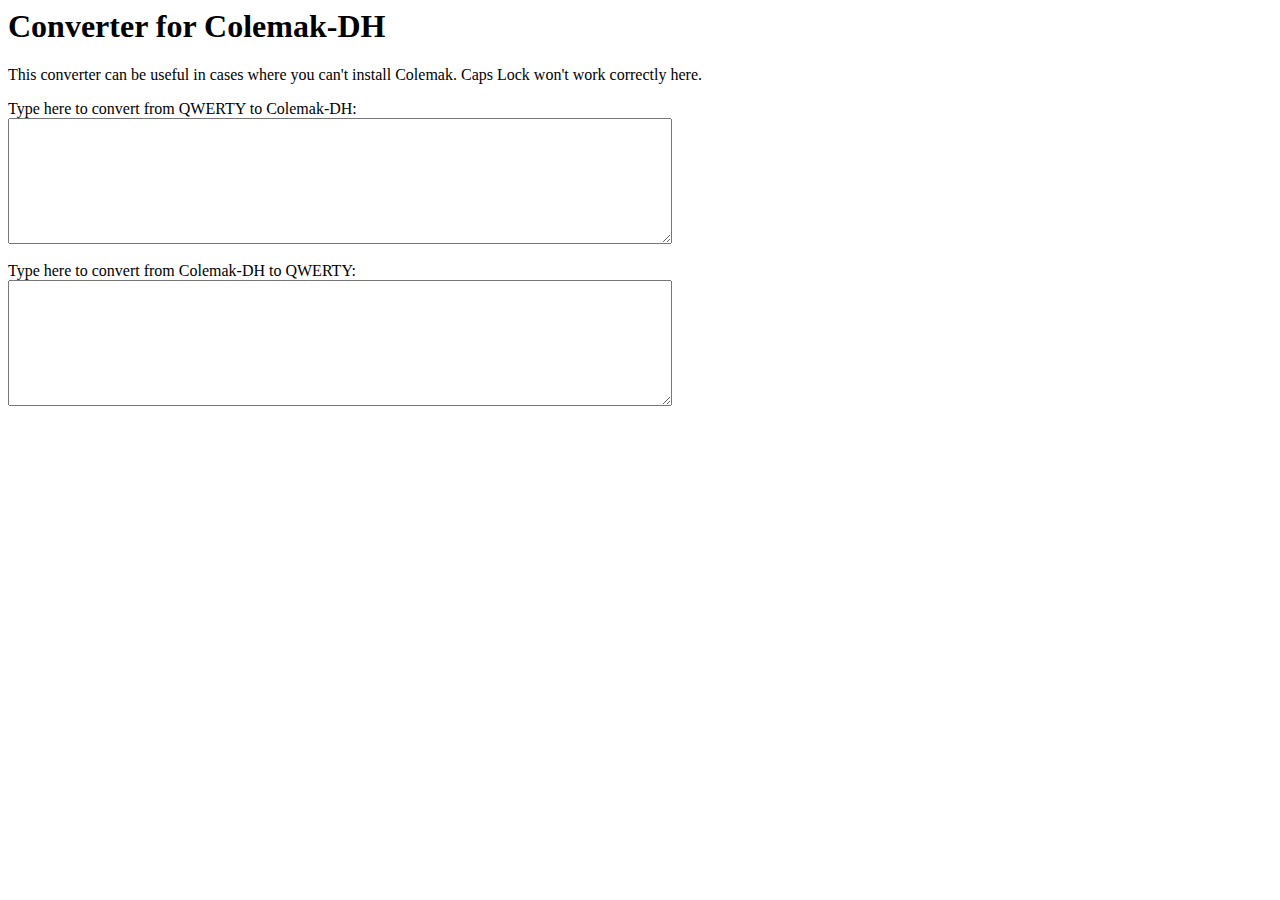
<file: experimental/colemakdh-converter.html>
<html lang="en" dir="ltr">
  <head>
    <meta http-equiv="Content-Type" content="text/html; charset=utf-8" />
    <meta name="KEYWORDS" content="Converter" />
    <link rel="copyright" href="http://www.gnu.org/copyleft/fdl.html" />
    <title>Converter - Colemak-DH</title>
  </head>
  <body>
    <h1 class="firstHeading">Converter for Colemak-DH</h1>
    <p>This converter can be useful in cases where you can't install Colemak. Caps Lock won't work correctly here.</p>
    <p>Type here to convert from QWERTY to Colemak-DH:<br>
    <textarea rows="8" cols="80" id="txt1"></textarea>
    <br><br>
    Type here to convert from Colemak-DH to QWERTY:<br>
    <textarea rows="8" cols="80" id="txt2"></textarea>
    <br><br>
    <script type="text/javascript" src="colemakdh-converter.js"></script>
    </p>
</body>
</html>
</file>
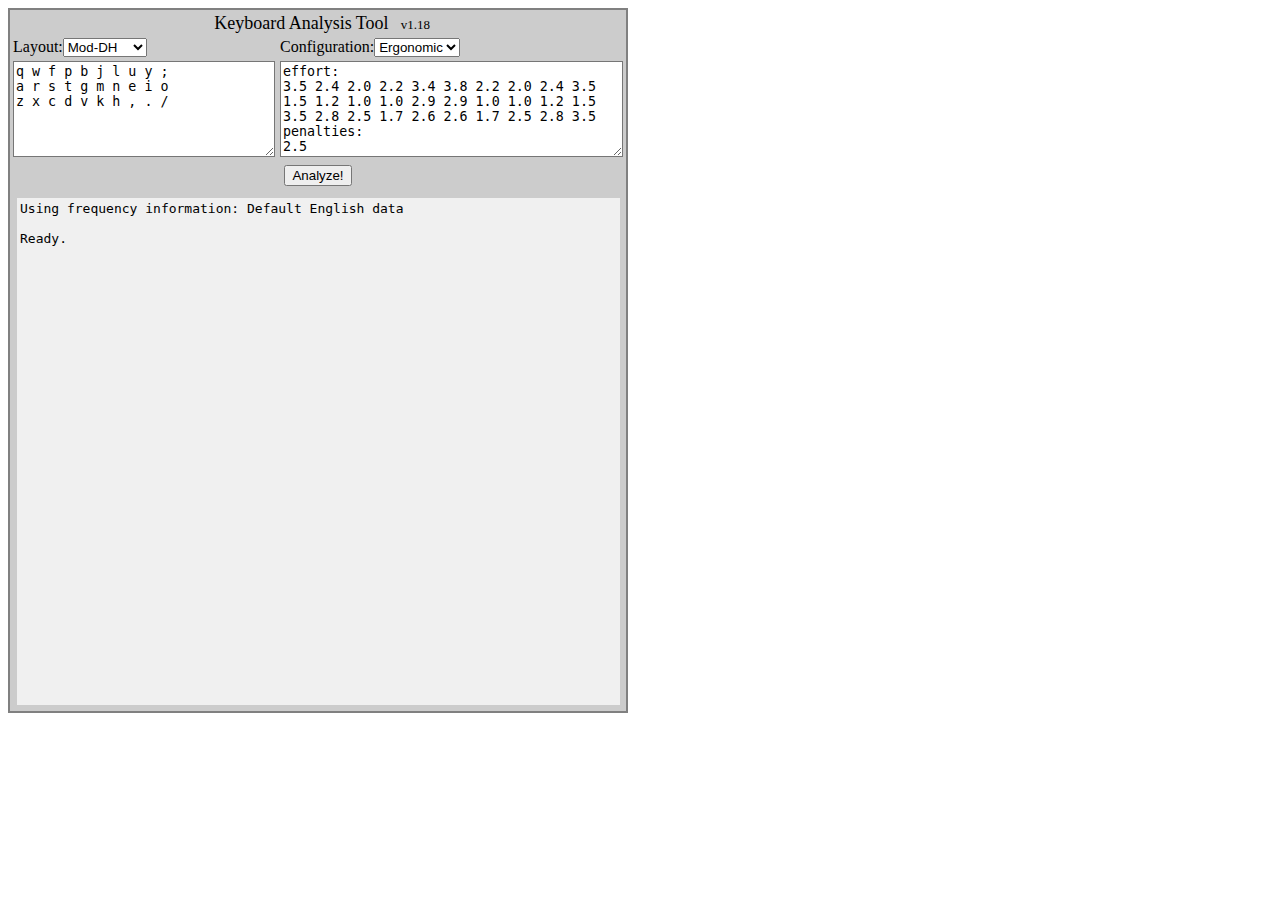
<file: webapp/test.html>
<!DOCTYPE html>
<html>
<head>
    <title>Keyboard Analyzer Tool</title>
    <meta http-equiv="Content-Type" content="text/html;charset=utf-8">
    <script type="text/javascript">
		 if (top === self) {
		      //location.href = "../";
		 }
	</script>
    <script type="text/javascript" charset="utf-8" src="teavm/runtime.js"></script>
    <script type="text/javascript" charset="utf-8" src="teavm/classes.js"></script>
    <style type="text/css">
    .preformatted {
        font-family: monospace;
        white-space: pre;
        background-color:#FFFFFF;
    }
    #output-panel,#keyboard-panel {
        background-color: #F0F0F0;
    }
    #output-panel td {
        padding: 0px 0px 0px 2ex;
    }
    #output-panel .row_total {
        font-weight: bold;
    }
    .center {
        text-align: center;
    }
    .key {
        display:inline-block;
        text-align: center;
        vertical-align: bottom;
        padding: 2px 0px;
        width: 24px;
        height: 16px;
        border: 1px solid #555555;
        border-radius: 4px;
        margin: 1px;
    }
    .keygap {
        display:inline-block;
        margin: 1px;
    }
    font-size:small;
    </style>
</head>
<body onload="main()">
<table style="max-width:620px; border:2px solid #808080; background-color:#CCCCCC">
    <tr>
        <td colspan="2" class="center">
            <span style="font-size:large;margin:1ex">Keyboard Analysis Tool</span>
            <span id="version-text" style="font-size:small"></span>
        </td>
    </tr>
    <tr>
        <td width="50%">Layout:<select id="layout-select"><option id="layoutOptionDummy">Dummy</option></select></td>
        <td width="50%">Configuration:<select id="config-select"><option id="configOptionDummy">Dummy</option></select></td>
    </tr>
    <tr style="min-height:100px">
        <td width="50%"><TextArea id="layout-input" class="preformatted" rows="6" cols="30"></TextArea></td>
        <td width="50%"><TextArea id="config-input" class="preformatted" rows="6" cols="40"></TextArea></td>
    </tr>
    <tr>
        <td colspan="2" class="center"><button id="analyze-button">Analyze!</button></td>
    </tr>
    <tr>
        <td colspan="2"><div id="keyboard-panel" class="preformatted" style="margin:0.5ex;padding:0.5ex"></div></td>
    </tr>
    <tr>
        <td colspan="2"><div id="output-panel" class="preformatted" style="margin:0.5ex;padding:0.5ex;min-height:500px"></div></td>
    </tr>
</table>

</body>
</html>
</file>
<file: stylesheets/pygment_trac.css>
.highlight  { background: #ffffff; }
.highlight .c { color: #999988; font-style: italic } /* Comment */
.highlight .err { color: #a61717; background-color: #e3d2d2 } /* Error */
.highlight .k { font-weight: bold } /* Keyword */
.highlight .o { font-weight: bold } /* Operator */
.highlight .cm { color: #999988; font-style: italic } /* Comment.Multiline */
.highlight .cp { color: #999999; font-weight: bold } /* Comment.Preproc */
.highlight .c1 { color: #999988; font-style: italic } /* Comment.Single */
.highlight .cs { color: #999999; font-weight: bold; font-style: italic } /* Comment.Special */
.highlight .gd { color: #000000; background-color: #ffdddd } /* Generic.Deleted */
.highlight .gd .x { color: #000000; background-color: #ffaaaa } /* Generic.Deleted.Specific */
.highlight .ge { font-style: italic } /* Generic.Emph */
.highlight .gr { color: #aa0000 } /* Generic.Error */
.highlight .gh { color: #999999 } /* Generic.Heading */
.highlight .gi { color: #000000; background-color: #ddffdd } /* Generic.Inserted */
.highlight .gi .x { color: #000000; background-color: #aaffaa } /* Generic.Inserted.Specific */
.highlight .go { color: #888888 } /* Generic.Output */
.highlight .gp { color: #555555 } /* Generic.Prompt */
.highlight .gs { font-weight: bold } /* Generic.Strong */
.highlight .gu { color: #800080; font-weight: bold; } /* Generic.Subheading */
.highlight .gt { color: #aa0000 } /* Generic.Traceback */
.highlight .kc { font-weight: bold } /* Keyword.Constant */
.highlight .kd { font-weight: bold } /* Keyword.Declaration */
.highlight .kn { font-weight: bold } /* Keyword.Namespace */
.highlight .kp { font-weight: bold } /* Keyword.Pseudo */
.highlight .kr { font-weight: bold } /* Keyword.Reserved */
.highlight .kt { color: #445588; font-weight: bold } /* Keyword.Type */
.highlight .m { color: #009999 } /* Literal.Number */
.highlight .s { color: #d14 } /* Literal.String */
.highlight .na { color: #008080 } /* Name.Attribute */
.highlight .nb { color: #0086B3 } /* Name.Builtin */
.highlight .nc { color: #445588; font-weight: bold } /* Name.Class */
.highlight .no { color: #008080 } /* Name.Constant */
.highlight .ni { color: #800080 } /* Name.Entity */
.highlight .ne { color: #990000; font-weight: bold } /* Name.Exception */
.highlight .nf { color: #990000; font-weight: bold } /* Name.Function */
.highlight .nn { color: #555555 } /* Name.Namespace */
.highlight .nt { color: #000080 } /* Name.Tag */
.highlight .nv { color: #008080 } /* Name.Variable */
.highlight .ow { font-weight: bold } /* Operator.Word */
.highlight .w { color: #bbbbbb } /* Text.Whitespace */
.highlight .mf { color: #009999 } /* Literal.Number.Float */
.highlight .mh { color: #009999 } /* Literal.Number.Hex */
.highlight .mi { color: #009999 } /* Literal.Number.Integer */
.highlight .mo { color: #009999 } /* Literal.Number.Oct */
.highlight .sb { color: #d14 } /* Literal.String.Backtick */
.highlight .sc { color: #d14 } /* Literal.String.Char */
.highlight .sd { color: #d14 } /* Literal.String.Doc */
.highlight .s2 { color: #d14 } /* Literal.String.Double */
.highlight .se { color: #d14 } /* Literal.String.Escape */
.highlight .sh { color: #d14 } /* Literal.String.Heredoc */
.highlight .si { color: #d14 } /* Literal.String.Interpol */
.highlight .sx { color: #d14 } /* Literal.String.Other */
.highlight .sr { color: #009926 } /* Literal.String.Regex */
.highlight .s1 { color: #d14 } /* Literal.String.Single */
.highlight .ss { color: #990073 } /* Literal.String.Symbol */
.highlight .bp { color: #999999 } /* Name.Builtin.Pseudo */
.highlight .vc { color: #008080 } /* Name.Variable.Class */
.highlight .vg { color: #008080 } /* Name.Variable.Global */
.highlight .vi { color: #008080 } /* Name.Variable.Instance */
.highlight .il { color: #009999 } /* Literal.Number.Integer.Long */

.type-csharp .highlight .k { color: #0000FF }
.type-csharp .highlight .kt { color: #0000FF }
.type-csharp .highlight .nf { color: #000000; font-weight: normal }
.type-csharp .highlight .nc { color: #2B91AF }
.type-csharp .highlight .nn { color: #000000 }
.type-csharp .highlight .s { color: #A31515 }
.type-csharp .highlight .sc { color: #A31515 }
</file>
<file: stylesheets/steve.css>
.caption {margin-left: 40px; margin-right: 40px; font-size: smaller; text-align: center;}
.center {margin-left: auto; margin-right: auto; display: block;}

a.menu {
	-webkit-font-smoothing: antialiased;
	background: url(../images/arrow-right.png) no-repeat;
	font-weight: normal;
	text-shadow: rgba(0, 0, 0, 0.4) 0 -1px 0;
	padding: 2px 2px 2px 22px;
	height: 30px;
}

td img {
  display: inline;
  margin: 0;
  padding: 0;
  vertical-align: middle;
  text-align: center;
  border: none;
}
</file>
<file: stylesheets/styles.css>
@import url(https://fonts.googleapis.com/css?family=Arvo:400,700,400italic);

/* MeyerWeb Reset */

html, body, div, span, applet, object, iframe,
h1, h2, h3, h4, h5, h6, p, blockquote, pre,
a, abbr, acronym, address, big, cite, code,
del, dfn, em, img, ins, kbd, q, s, samp,
small, strike, strong, sub, sup, tt, var,
b, u, i, center,
dl, dt, dd, ol, ul, li,
fieldset, form, label, legend,
table, caption, tbody, tfoot, thead, tr, th, td,
article, aside, canvas, details, embed,
figure, figcaption, footer, header, hgroup,
menu, nav, output, ruby, section, summary,
time, mark, audio, video {
  margin: 0;
  padding: 0;
  border: 0;
  font: inherit;
  vertical-align: baseline;
}


/* Base text styles */

body {
  padding:10px 50px 0 0;
  font-family:"Helvetica Neue", Helvetica, Arial, sans-serif;
	font-size: 14px;
	color: #232323;
	background-color: #FBFAF7;
	margin: 0;
	line-height: 1.8em;
	-webkit-font-smoothing: antialiased;

}

h1, h2, h3, h4, h5, h6 {
  color:#232323;
  margin:36px 0 10px;
}

p, ul, ol, table, dl {
  margin:0 0 22px;
}

h1, h2, h3 {
	font-family: Arvo, Monaco, serif;
  line-height:1.3;
	font-weight: normal;
}

h1,h2, h3 {
	display: block;
	border-bottom: 1px solid #ccc;
	padding-bottom: 5px;
}

h1 {
	font-size: 30px;
}

h2 {
	font-size: 24px;
}

h3 {
	font-size: 18px;
}

h4, h5, h6 {
	font-family: Arvo, Monaco, serif;
	font-weight: 700;
}

a {
  color:#C30000;
  font-weight:200;
  text-decoration:none;
}

a:hover {
	text-decoration: underline;
}

a small {
	font-size: 12px;
}

em {
	font-style: italic;
}

strong {
  font-weight:700;
}

ul {
  list-style: inside;
  padding-left: 25px;
}

ol {
  list-style: decimal inside;
  padding-left: 20px;
}

blockquote {
  margin: 0;
  padding: 0 0 0 20px;
  font-style: italic;
}

dl, dt, dd, dl p {
	font-color: #444;
}

dl dt {
  font-weight: bold;
}

dl dd {
  padding-left: 20px;
  font-style: italic;
}

dl p {
  padding-left: 20px;
  font-style: italic;
}

hr {
  border:0;
  background:#ccc;
  height:1px;
  margin:0 0 24px;
}

/* Images */

img {
  position: relative;
  margin: 0 auto;
  max-width: 650px;
  padding: 5px;
  margin: 10px 0 32px 0;
  border: 1px solid #ccc;
}

p img {
  display: inline;
  margin: 0;
  padding: 0;
  vertical-align: middle;
  text-align: center;
  border: none;
}

/* Code blocks */

code, pre {
	font-family: Monaco, "Bitstream Vera Sans Mono", "Lucida Console", Terminal, monospace;
  color:#000;
  font-size:14px;
}

pre {
	padding: 4px 12px;
  background: #FDFEFB;
  border-radius:4px;
  border:1px solid #D7D8C8;
  overflow: auto;
  overflow-y: hidden;
	margin-bottom: 32px;
}


/* Tables */

table {
  width:100%;
}

table {
  border: 1px solid #ccc;
  margin-bottom: 32px;
  text-align: left;
 }

th {
  font-family: 'Arvo', Helvetica, Arial, sans-serif;
	font-size: 18px;
	font-weight: normal;
  padding: 10px;
  background: #232323;
  color: #FDFEFB;
 }

td {
  padding: 10px;
	background: #ccc;
 }


/* Wrapper */
.wrapper {
  width:960px;
}


/* Header */

header {
	background-color: #171717;
	color: #FDFDFB;
  width:170px;
  float:left;
  position:fixed;
	border: 1px solid #000;
	-webkit-border-top-right-radius: 4px;
	-webkit-border-bottom-right-radius: 4px;
	-moz-border-radius-topright: 4px;
	-moz-border-radius-bottomright: 4px;
	border-top-right-radius: 4px;
	border-bottom-right-radius: 4px;
	padding: 34px 25px 22px 50px;
	margin: 30px 25px 0 0;
	-webkit-font-smoothing: antialiased;
}

p.header {
	font-size: 16px;
}

h1.header {
	font-family: Arvo, sans-serif;
	font-size: 30px;
	font-weight: 300;
	line-height: 1.3em;
	border-bottom: none;
	margin-top: 0;
}


h1.header, a.header, a.name, header a{
	color: #fff;
}

a.header {
	text-decoration: underline;
}

a.name {
	white-space: nowrap;
}

header ul {
  list-style:none;
  padding:0;
}

header li {
	list-style-type: none;
  width:132px;
  height:15px;
	margin-bottom: 12px;
	line-height: 1em;
	padding: 6px 6px 6px 7px;

	background: #AF0011;
	background: -moz-linear-gradient(top, #AF0011 0%, #820011 100%);
  background: -webkit-gradient(linear, left top, left bottom, color-stop(0%,#f8f8f8), color-stop(100%,#dddddd));
  background: -webkit-linear-gradient(top, #AF0011 0%,#820011 100%);
  background: -o-linear-gradient(top, #AF0011 0%,#820011 100%);
  background: -ms-linear-gradient(top, #AF0011 0%,#820011 100%);
  background: linear-gradient(top, #AF0011 0%,#820011 100%);

	border-radius:4px;
  border:1px solid #0D0D0D;

	-webkit-box-shadow: inset 0px 1px 1px 0 rgba(233,2,38, 1);
	box-shadow: inset 0px 1px 1px 0 rgba(233,2,38, 1);

}

header li:hover {
	background: #C3001D;
	background: -moz-linear-gradient(top, #C3001D 0%, #950119 100%);
  background: -webkit-gradient(linear, left top, left bottom, color-stop(0%,#f8f8f8), color-stop(100%,#dddddd));
  background: -webkit-linear-gradient(top, #C3001D 0%,#950119 100%);
  background: -o-linear-gradient(top, #C3001D 0%,#950119 100%);
  background: -ms-linear-gradient(top, #C3001D 0%,#950119 100%);
  background: linear-gradient(top, #C3001D 0%,#950119 100%);
}

a.buttons {
	-webkit-font-smoothing: antialiased;
	background: url(../images/arrow-down.png) no-repeat;
	font-weight: normal;
	text-shadow: rgba(0, 0, 0, 0.4) 0 -1px 0;
	padding: 2px 2px 2px 22px;
	height: 30px;
}

a.github {
	background: url(../images/octocat-small.png) no-repeat 1px;
}

a.buttons:hover {
	color: #fff;
	text-decoration: none;
}


/* Section - for main page content */

section {
  width:650px;
  float:right;
  padding-bottom:50px;
}


/* Footer */

footer {
  width:170px;
  float:left;
  position:fixed;
  bottom:10px;
	padding-left: 50px;
}

@media print, screen and (max-width: 960px) {

  div.wrapper {
    width:auto;
    margin:0;
  }

  header, section, footer {
    float:none;
    position:static;
    width:auto;
  }

	footer {
		border-top: 1px solid #ccc;
		margin:0 84px 0 50px;
		padding:0;
	}

  header {
    padding-right:320px;
  }

  section {
    padding:20px 84px 20px 50px;
    margin:0 0 20px;
  }

  header a small {
    display:inline;
  }

  header ul {
    position:absolute;
    right:130px;
    top:84px;
  }
}

@media print, screen and (max-width: 720px) {
  body {
    word-wrap:break-word;
  }

  header {
    padding:10px 20px 0;
		margin-right: 0;
  }

	section {
    padding:10px 0 10px 20px;
    margin:0 0 30px;
  }

	footer {
		margin: 0 0 0 30px;
	}

  header ul, header p.view {
    position:static;
  }
}

@media print, screen and (max-width: 480px) {

  header ul li.download {
    display:none;
  }

	footer {
		margin: 0 0 0 20px;
	}

	footer a{
		display:block;
	}

}

@media print {
  body {
    padding:0.4in;
    font-size:12pt;
    color:#444;
  }
}
</file>
